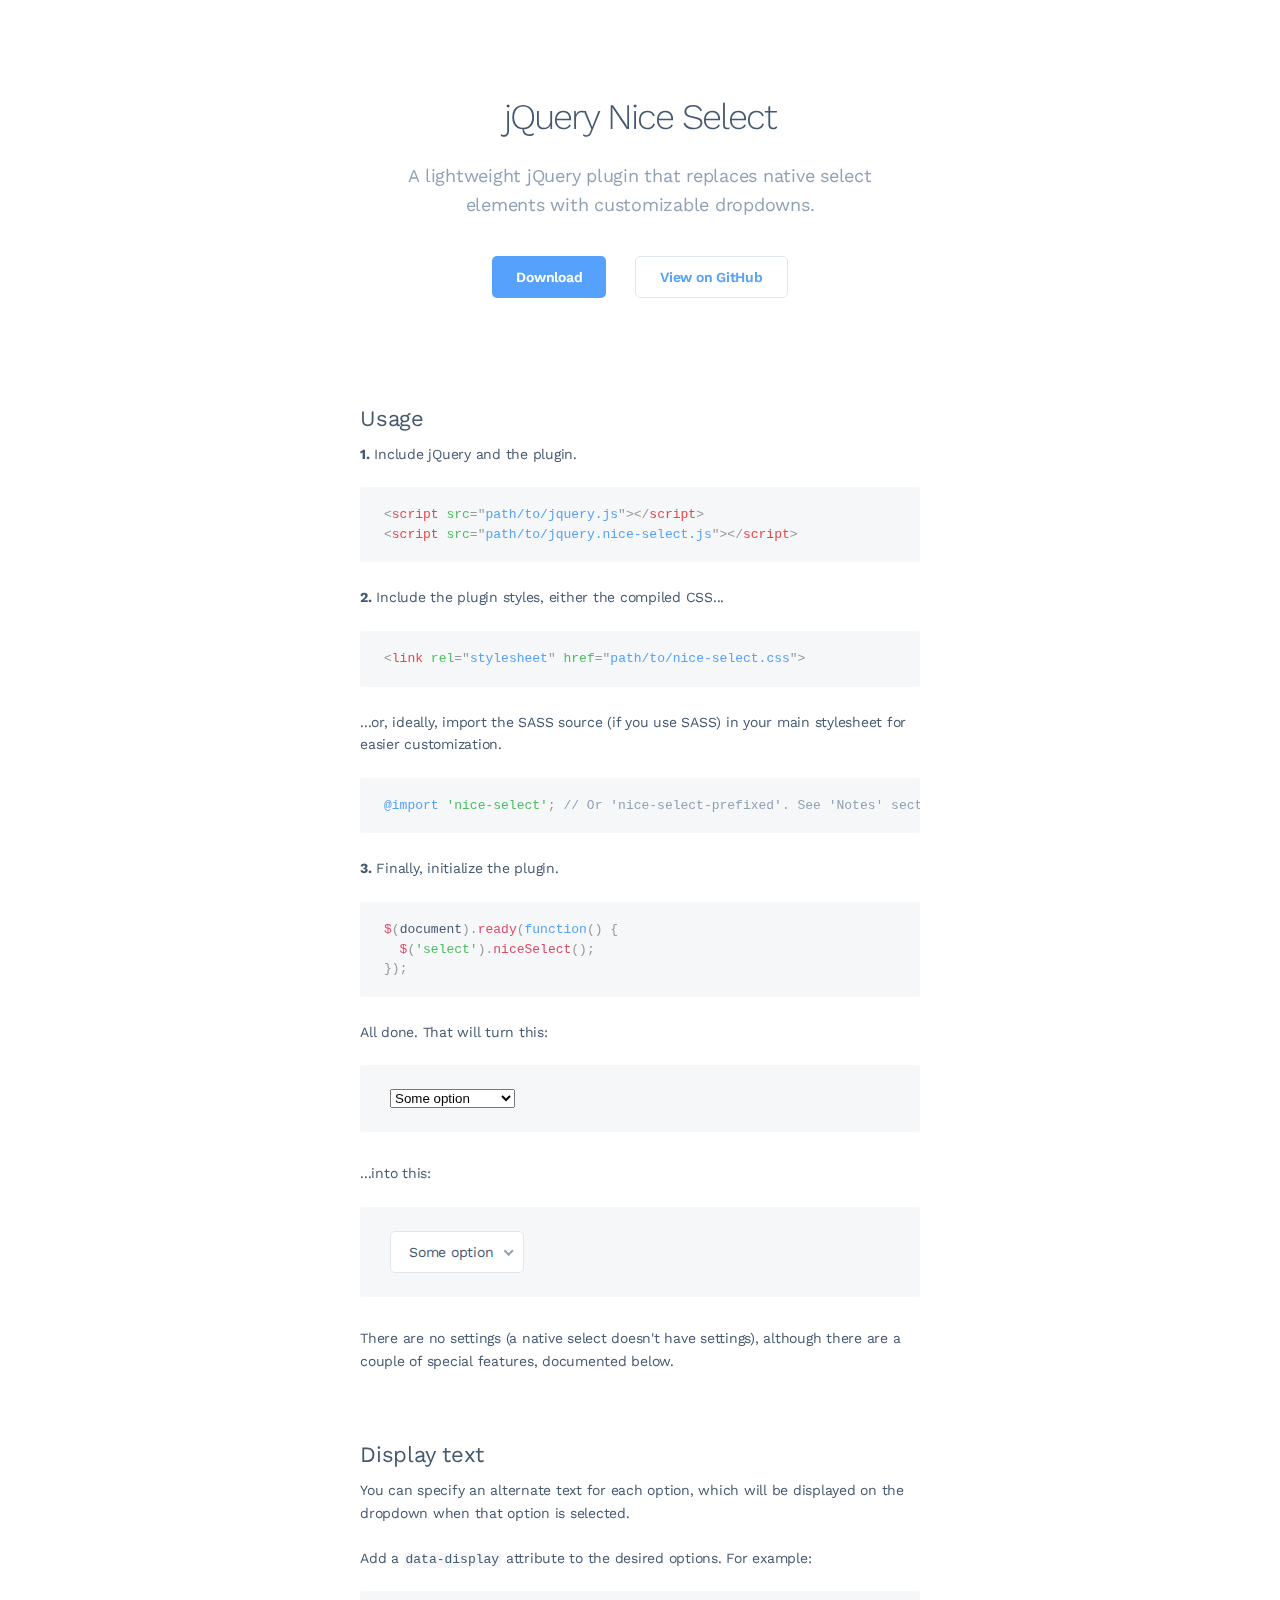
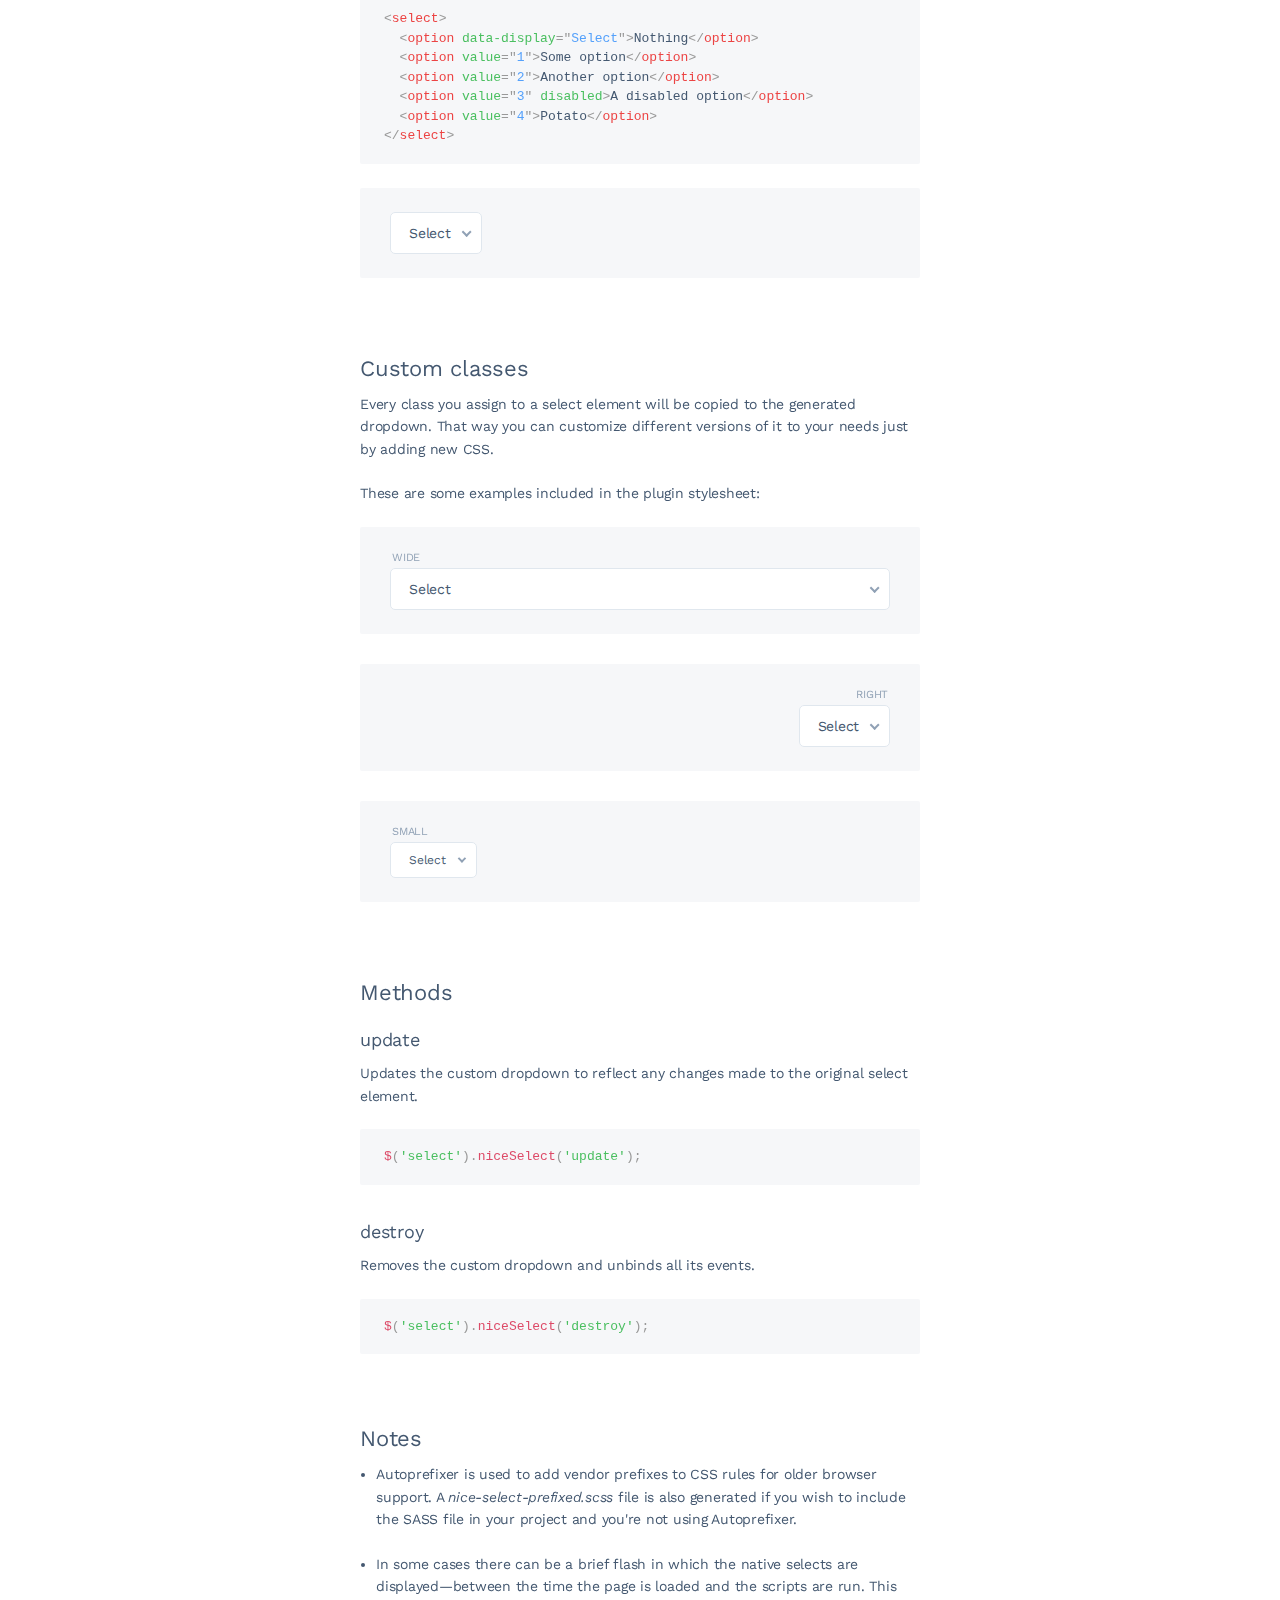
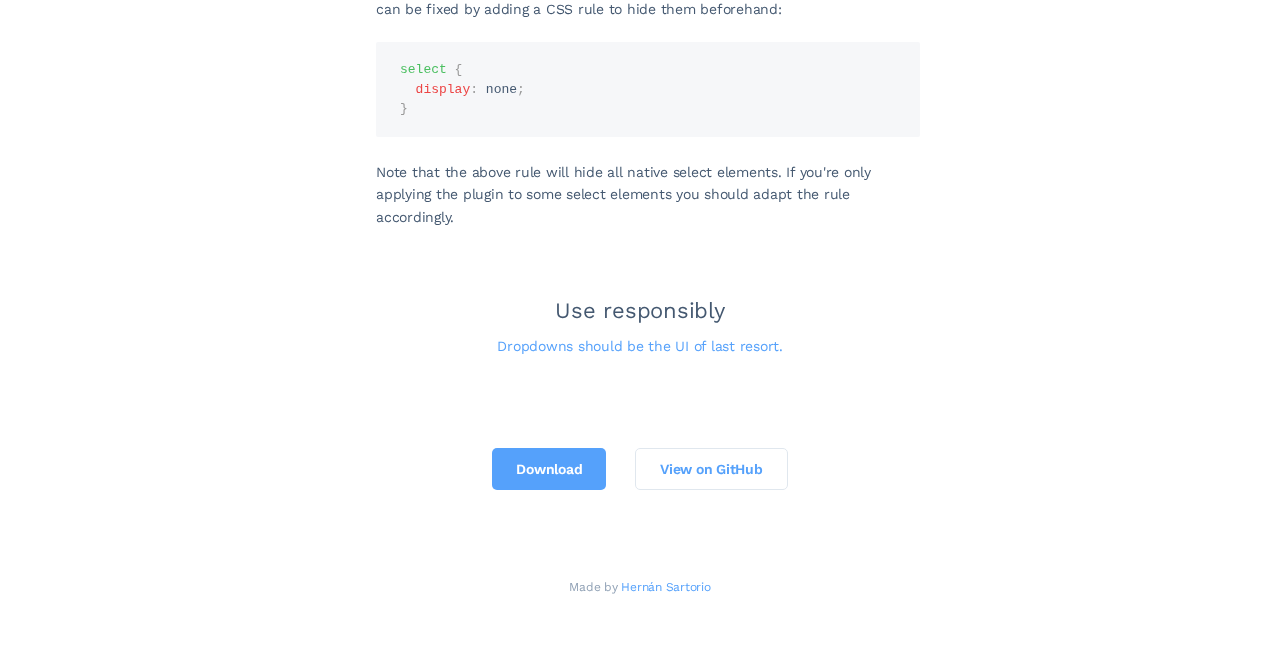
<file: Source/jquery-nice-select-1.1.0/index.html>
<!DOCTYPE html>
<html>
<head>

  <meta charset="utf-8">
  <meta name="viewport" content="width=device-width, initial-scale=1, user-scalable=no">

  <title>jQuery Nice Select</title>

  <link href='https://fonts.googleapis.com/css?family=Work+Sans:300,400,600&Inconsolata:400,700' rel='stylesheet' type='text/css'>
  
  <link rel="stylesheet" href="css/style.css">
  
</head>

<body>

  <div class="container">
  
    <div class="header">      
      <h1>jQuery Nice Select</h1>
      
      <p>A lightweight jQuery plugin that replaces native select elements with customizable dropdowns.</p>
      
      <a href="https://github.com/hernansartorio/jquery-nice-select/archive/v1.1.0.zip" class="button">Download</a>
      <a href="https://github.com/hernansartorio/jquery-nice-select" class="button light">View on GitHub</a>
    </div>

    <h2>Usage</h2>
    <p><strong>1.</strong> Include jQuery and the plugin.</p>
    
    <pre><code class="language-html">&lt;script src=&quot;path/to/jquery.js&quot;&gt;&lt;/script&gt; 
&lt;script src=&quot;path/to/jquery.nice-select.js&quot;&gt;&lt;/script&gt;</code></pre>
    
    <p><strong>2.</strong> Include the plugin styles, either the compiled CSS...</p>
    
    <pre><code class="language-html">&lt;link rel=&quot;stylesheet&quot; href=&quot;path/to/nice-select.css&quot;&gt;</code></pre>

    <p>...or, ideally, import the SASS source (if you use SASS) in your main stylesheet for easier customization.</p>
    
    <pre><code class="language-scss">@import 'nice-select'; // Or 'nice-select-prefixed'. See 'Notes' section.</code></pre>
    
    <p><strong>3.</strong> Finally, initialize the plugin.</p>
    
    <pre><code class="language-js">$(document).ready(function() {
  $('select').niceSelect();
});</code></pre>
    
    <p>All done. That will turn this:</p>
    
    <div class="box">
      <select class="ignore">
        <option value="1">Some option</option>
        <option value="2">Another option</option>
        <option value="3" disabled>A disabled option</option>
        <option value="4">Potato</option>
      </select>
    </div>
    
    <p>...into this:</p>
    
    <div class="box">
      <select>
        <option value="1">Some option</option>
        <option value="2">Another option</option>
        <option value="3" disabled>A disabled option</option>
        <option value="4">Potato</option>
      </select>
    </div>
    
    <p>There are no settings (a native select doesn't have settings), although there are a couple of special features, documented below.</p>
    
    <h2>Display text</h2>
    <p>You can specify an alternate text for each option, which will be displayed on the dropdown when that option is selected.</p>
    
    <p>Add a <code class="language-html">data-display</code> attribute to the desired options. For example:</p>
    
    <pre><code class="language-html">&lt;select&gt;
  &lt;option data-display=&quot;Select&quot;&gt;Nothing&lt;/option&gt;
  &lt;option value=&quot;1&quot;&gt;Some option&lt;/option&gt;
  &lt;option value=&quot;2&quot;&gt;Another option&lt;/option&gt;
  &lt;option value=&quot;3&quot; disabled&gt;A disabled option&lt;/option&gt;
  &lt;option value=&quot;4&quot;&gt;Potato&lt;/option&gt;
&lt;/select&gt;</code></pre>
    
    <div class="box">
      <select>
        <option data-display="Select">Nothing</option>
        <option value="1">Some option</option>
        <option value="2">Another option</option>
        <option value="3" disabled>A disabled option</option>
        <option value="4">Potato</option>
      </select>
    </div>

    <h2>Custom classes</h2>
    
    <p>Every class you assign to a select element will be copied to the generated dropdown. That way you can customize different versions of it to your needs just by adding new CSS.</p>
    
    <p>These are some examples included in the plugin stylesheet:</p>
    
    <div class="box">
      <label>Wide</label>
      <select class="wide">
        <option data-display="Select">Nothing</option>
        <option value="1">Some option</option>
        <option value="2">Another option</option>
        <option value="3" disabled>A disabled option</option>
        <option value="4">Potato</option>
      </select>
    </div>
    
    <div class="box">
      <label class="right">Right</label>
      <select class="right">
        <option data-display="Select">Nothing</option>
        <option value="1">Some option</option>
        <option value="2">Another option</option>
        <option value="3" disabled>A disabled option</option>
        <option value="4">Potato</option>
      </select>
    </div>
    
    <div class="box">
      <label>Small</label>
      <select class="small">
        <option data-display="Select">Nothing</option>
        <option value="1">Some option</option>
        <option value="2">Another option</option>
        <option value="3" disabled>A disabled option</option>
        <option value="4">Potato</option>
      </select>
    </div>
    
    <h2>Methods</h2>
    
    <h3>update</h3>
    
    <p>Updates the custom dropdown to reflect any changes made to the original select element.</p>
    
    <pre><code class="language-js">$('select').niceSelect('update');</code></pre>
    
    <h3>destroy</h3>
    
    <p>Removes the custom dropdown and unbinds all its events.</p>
    
    <pre><code class="language-js">$('select').niceSelect('destroy');</code></pre>
    
    <h2>Notes</h2>  
    
    <ul>
      <li>
        <p>Autoprefixer is used to add vendor prefixes to CSS rules for older browser support. A <i>nice-select-prefixed.scss</i> file is also generated if you wish to include the SASS file in your project and you're not using Autoprefixer.</p>
      </li>
      <li>
        <p>In some cases there can be a brief flash in which the native selects are displayed—between the time the page is loaded and the scripts are run. This can be fixed by adding a CSS rule to hide them beforehand:</p>
            
        <pre><code class="language-scss">select {
  display: none;
}</code></pre>

        <p>Note that the above rule will hide all native select elements. If you're only applying the plugin to some select elements you should adapt the rule accordingly.</p>
      </li>
    </ul>

    <div class="footer">
      <h2>Use responsibly</h2>
      
      <p><a href="http://www.lukew.com/ff/entry.asp?1950">Dropdowns should be the UI of last resort.</a></p>
      
      <a href="https://github.com/hernansartorio/jquery-nice-select/archive/v1.1.0.zip" class="button">Download</a>
      <a href="https://github.com/hernansartorio/jquery-nice-select" class="button light">View on GitHub</a>
      
      <div class="credit">
        Made by <a href="http://hernansartorio.com?r=ns">Hernán Sartorio</a>
      </div>
    </div>
    
    
  </div>
  
  <script src="js/jquery.js"></script>
  <script src="js/jquery.nice-select.min.js"></script>
  <script src="js/fastclick.js"></script>
  <script src="js/prism.js"></script>
  
  <script>
    $(document).ready(function() {
      $('select:not(.ignore)').niceSelect();      
      FastClick.attach(document.body);
    });    
  </script>
  
  <script>
    (function(i,s,o,g,r,a,m){i['GoogleAnalyticsObject']=r;i[r]=i[r]||function(){
    (i[r].q=i[r].q||[]).push(arguments)},i[r].l=1*new Date();a=s.createElement(o),
    m=s.getElementsByTagName(o)[0];a.async=1;a.src=g;m.parentNode.insertBefore(a,m)
    })(window,document,'script','//www.google-analytics.com/analytics.js','ga');

    ga('create', 'UA-64633646-1', 'auto');
    ga('send', 'pageview');
  </script>
  
</body>
</html>
</file>
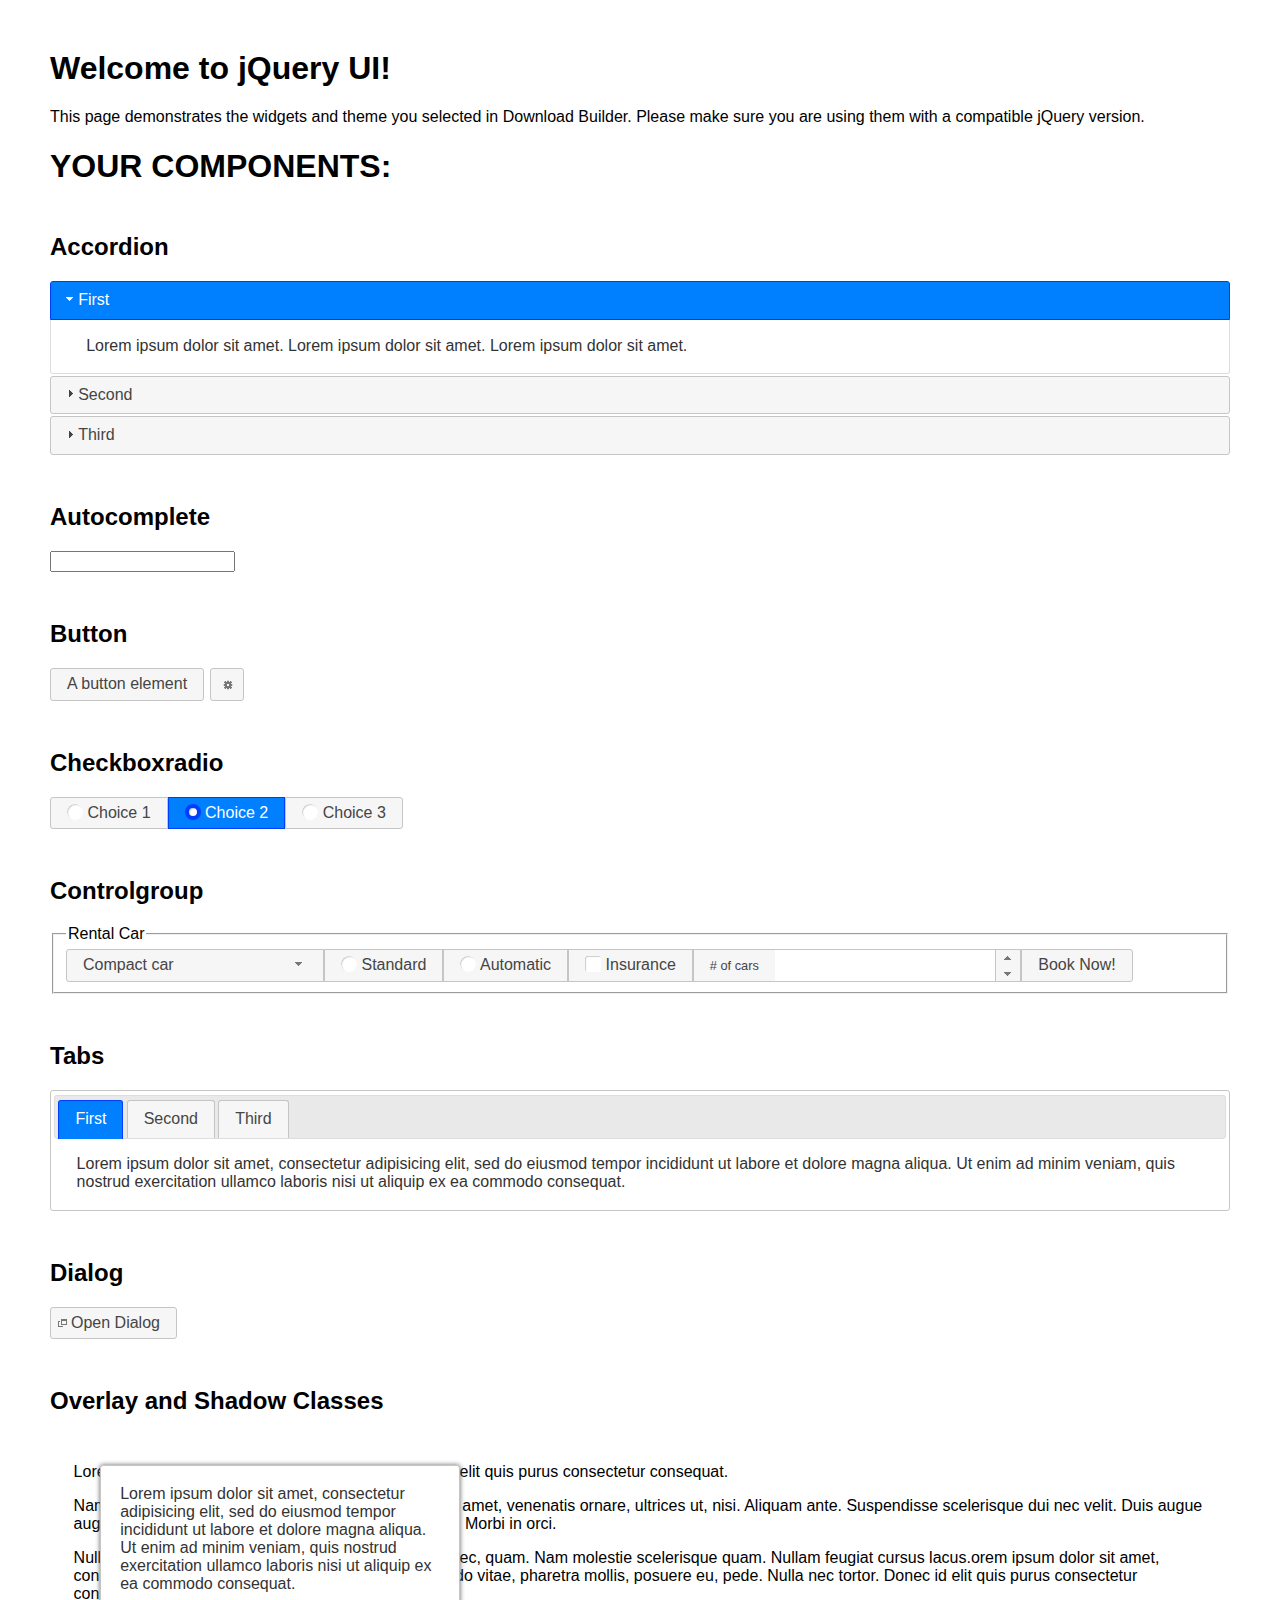
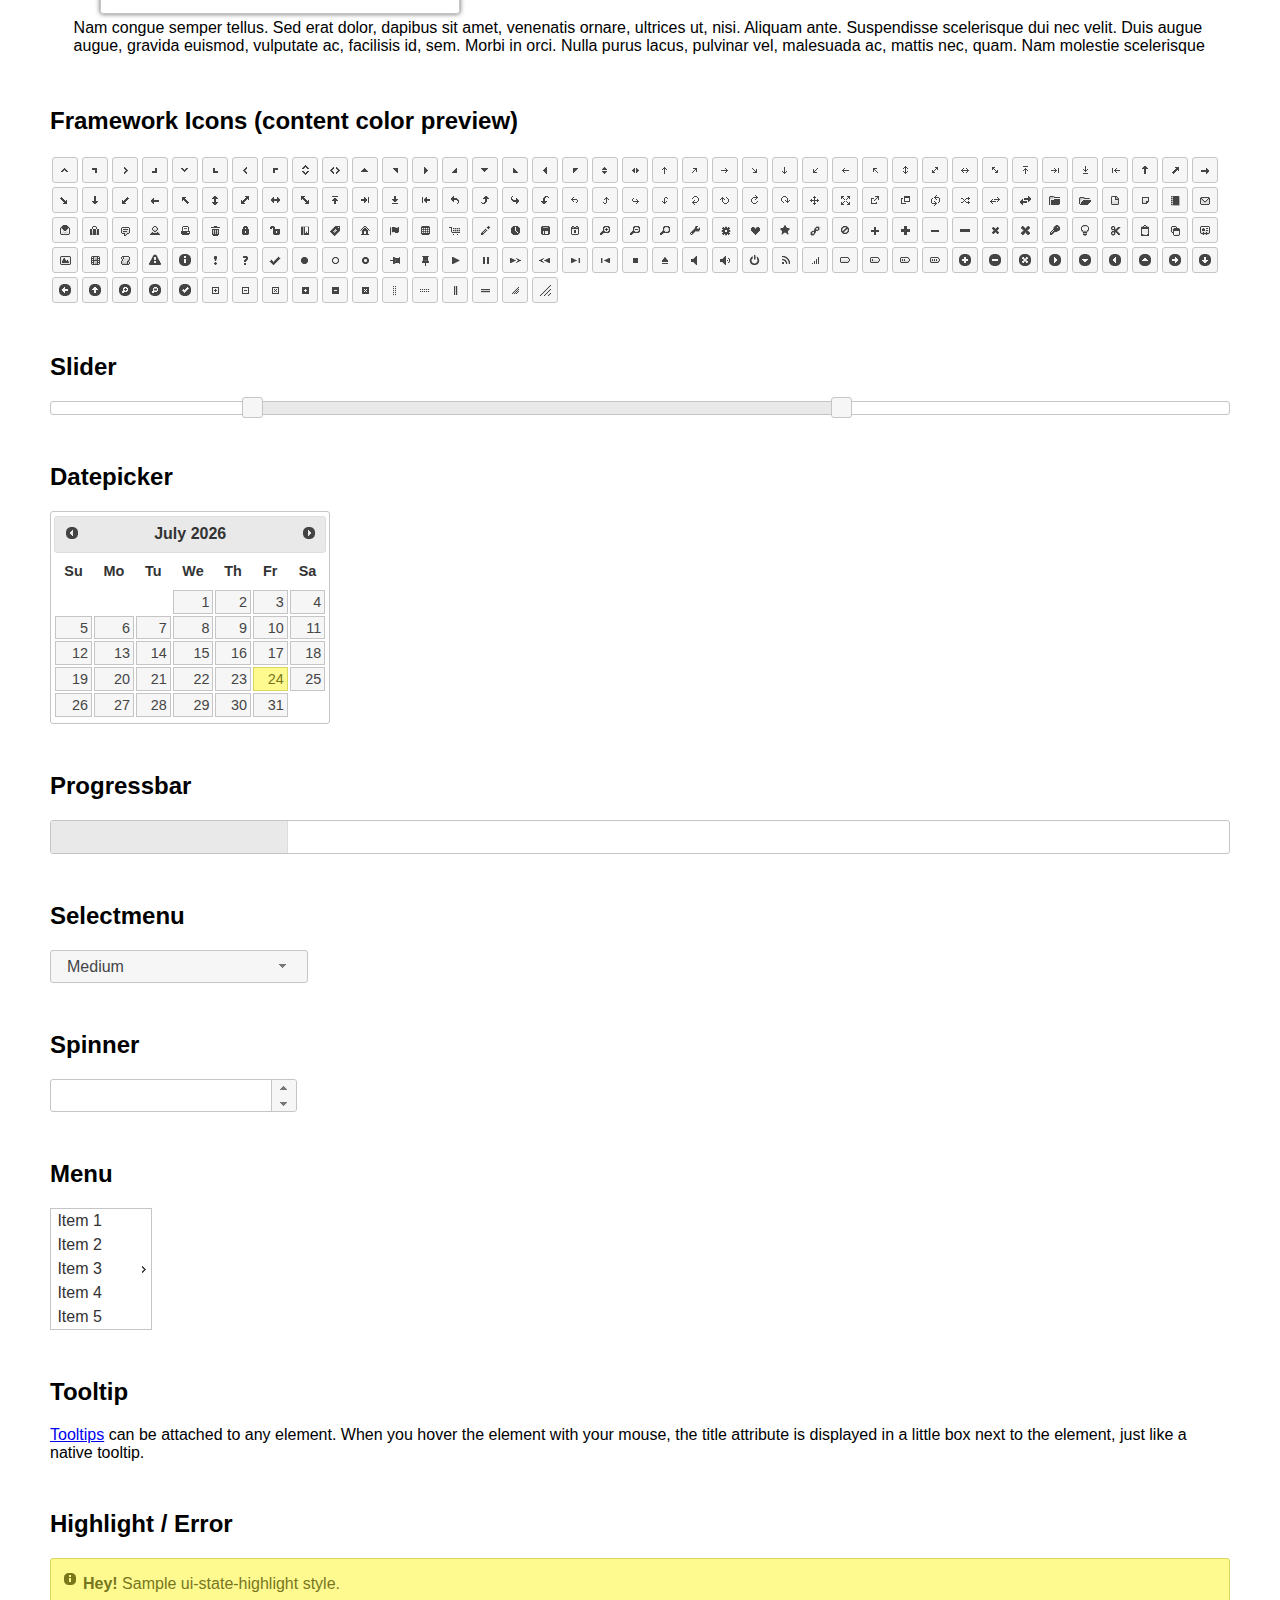
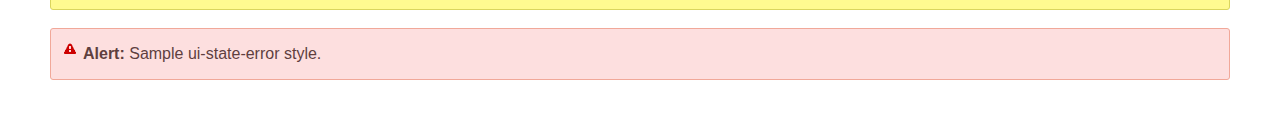
<file: Source/jquery-ui-1.12.1/index.html>
<!doctype html>
<html lang="us">
<head>
	<meta charset="utf-8">
	<title>jQuery UI Example Page</title>
	<link href="jquery-ui.css" rel="stylesheet">
	<style>
	body{
		font-family: "Trebuchet MS", sans-serif;
		margin: 50px;
	}
	.demoHeaders {
		margin-top: 2em;
	}
	#dialog-link {
		padding: .4em 1em .4em 20px;
		text-decoration: none;
		position: relative;
	}
	#dialog-link span.ui-icon {
		margin: 0 5px 0 0;
		position: absolute;
		left: .2em;
		top: 50%;
		margin-top: -8px;
	}
	#icons {
		margin: 0;
		padding: 0;
	}
	#icons li {
		margin: 2px;
		position: relative;
		padding: 4px 0;
		cursor: pointer;
		float: left;
		list-style: none;
	}
	#icons span.ui-icon {
		float: left;
		margin: 0 4px;
	}
	.fakewindowcontain .ui-widget-overlay {
		position: absolute;
	}
	select {
		width: 200px;
	}
	</style>
</head>
<body>

<h1>Welcome to jQuery UI!</h1>

<div class="ui-widget">
	<p>This page demonstrates the widgets and theme you selected in Download Builder. Please make sure you are using them with a compatible jQuery version.</p>
</div>

<h1>YOUR COMPONENTS:</h1>


<!-- Accordion -->
<h2 class="demoHeaders">Accordion</h2>
<div id="accordion">
	<h3>First</h3>
	<div>Lorem ipsum dolor sit amet. Lorem ipsum dolor sit amet. Lorem ipsum dolor sit amet.</div>
	<h3>Second</h3>
	<div>Phasellus mattis tincidunt nibh.</div>
	<h3>Third</h3>
	<div>Nam dui erat, auctor a, dignissim quis.</div>
</div>



<!-- Autocomplete -->
<h2 class="demoHeaders">Autocomplete</h2>
<div>
	<input id="autocomplete" title="type &quot;a&quot;">
</div>



<!-- Button -->
<h2 class="demoHeaders">Button</h2>
<button id="button">A button element</button>
<button id="button-icon">An icon-only button</button>



<!-- Checkboxradio -->
<h2 class="demoHeaders">Checkboxradio</h2>
<form style="margin-top: 1em;">
	<div id="radioset">
		<input type="radio" id="radio1" name="radio"><label for="radio1">Choice 1</label>
		<input type="radio" id="radio2" name="radio" checked="checked"><label for="radio2">Choice 2</label>
		<input type="radio" id="radio3" name="radio"><label for="radio3">Choice 3</label>
	</div>
</form>



<!-- Controlgroup -->
<h2 class="demoHeaders">Controlgroup</h2>
<fieldset>
	<legend>Rental Car</legend>
	<div id="controlgroup">
		<select id="car-type">
			<option>Compact car</option>
			<option>Midsize car</option>
			<option>Full size car</option>
			<option>SUV</option>
			<option>Luxury</option>
			<option>Truck</option>
			<option>Van</option>
		</select>
		<label for="transmission-standard">Standard</label>
		<input type="radio" name="transmission" id="transmission-standard">
		<label for="transmission-automatic">Automatic</label>
		<input type="radio" name="transmission" id="transmission-automatic">
		<label for="insurance">Insurance</label>
		<input type="checkbox" name="insurance" id="insurance">
		<label for="horizontal-spinner" class="ui-controlgroup-label"># of cars</label>
		<input id="horizontal-spinner" class="ui-spinner-input">
		<button>Book Now!</button>
	</div>
</fieldset>



<!-- Tabs -->
<h2 class="demoHeaders">Tabs</h2>
<div id="tabs">
	<ul>
		<li><a href="#tabs-1">First</a></li>
		<li><a href="#tabs-2">Second</a></li>
		<li><a href="#tabs-3">Third</a></li>
	</ul>
	<div id="tabs-1">Lorem ipsum dolor sit amet, consectetur adipisicing elit, sed do eiusmod tempor incididunt ut labore et dolore magna aliqua. Ut enim ad minim veniam, quis nostrud exercitation ullamco laboris nisi ut aliquip ex ea commodo consequat.</div>
	<div id="tabs-2">Phasellus mattis tincidunt nibh. Cras orci urna, blandit id, pretium vel, aliquet ornare, felis. Maecenas scelerisque sem non nisl. Fusce sed lorem in enim dictum bibendum.</div>
	<div id="tabs-3">Nam dui erat, auctor a, dignissim quis, sollicitudin eu, felis. Pellentesque nisi urna, interdum eget, sagittis et, consequat vestibulum, lacus. Mauris porttitor ullamcorper augue.</div>
</div>



<h2 class="demoHeaders">Dialog</h2>
<p>
	<button id="dialog-link" class="ui-button ui-corner-all ui-widget">
		<span class="ui-icon ui-icon-newwin"></span>Open Dialog
	</button>
</p>

<h2 class="demoHeaders">Overlay and Shadow Classes</h2>
<div style="position: relative; width: 96%; height: 200px; padding:1% 2%; overflow:hidden;" class="fakewindowcontain">
	<p>Lorem ipsum dolor sit amet,  Nulla nec tortor. Donec id elit quis purus consectetur consequat. </p><p>Nam congue semper tellus. Sed erat dolor, dapibus sit amet, venenatis ornare, ultrices ut, nisi. Aliquam ante. Suspendisse scelerisque dui nec velit. Duis augue augue, gravida euismod, vulputate ac, facilisis id, sem. Morbi in orci. </p><p>Nulla purus lacus, pulvinar vel, malesuada ac, mattis nec, quam. Nam molestie scelerisque quam. Nullam feugiat cursus lacus.orem ipsum dolor sit amet, consectetur adipiscing elit. Donec libero risus, commodo vitae, pharetra mollis, posuere eu, pede. Nulla nec tortor. Donec id elit quis purus consectetur consequat. </p><p>Nam congue semper tellus. Sed erat dolor, dapibus sit amet, venenatis ornare, ultrices ut, nisi. Aliquam ante. Suspendisse scelerisque dui nec velit. Duis augue augue, gravida euismod, vulputate ac, facilisis id, sem. Morbi in orci. Nulla purus lacus, pulvinar vel, malesuada ac, mattis nec, quam. Nam molestie scelerisque quam. </p><p>Nullam feugiat cursus lacus.orem ipsum dolor sit amet, consectetur adipiscing elit. Donec libero risus, commodo vitae, pharetra mollis, posuere eu, pede. Nulla nec tortor. Donec id elit quis purus consectetur consequat. Nam congue semper tellus. Sed erat dolor, dapibus sit amet, venenatis ornare, ultrices ut, nisi. Aliquam ante. </p><p>Suspendisse scelerisque dui nec velit. Duis augue augue, gravida euismod, vulputate ac, facilisis id, sem. Morbi in orci. Nulla purus lacus, pulvinar vel, malesuada ac, mattis nec, quam. Nam molestie scelerisque quam. Nullam feugiat cursus lacus.orem ipsum dolor sit amet, consectetur adipiscing elit. Donec libero risus, commodo vitae, pharetra mollis, posuere eu, pede. Nulla nec tortor. Donec id elit quis purus consectetur consequat. Nam congue semper tellus. Sed erat dolor, dapibus sit amet, venenatis ornare, ultrices ut, nisi. </p>

	<!-- ui-dialog -->
	<div class="ui-widget-overlay ui-front"></div>
	<div style="position: absolute; width: 320px; left: 50px; top: 30px; padding: 1.2em" class="ui-widget ui-front ui-widget-content ui-corner-all ui-widget-shadow">
		Lorem ipsum dolor sit amet, consectetur adipisicing elit, sed do eiusmod tempor incididunt ut labore et dolore magna aliqua. Ut enim ad minim veniam, quis nostrud exercitation ullamco laboris nisi ut aliquip ex ea commodo consequat.
	</div>

</div>

<!-- ui-dialog -->
<div id="dialog" title="Dialog Title">
	<p>Lorem ipsum dolor sit amet, consectetur adipisicing elit, sed do eiusmod tempor incididunt ut labore et dolore magna aliqua. Ut enim ad minim veniam, quis nostrud exercitation ullamco laboris nisi ut aliquip ex ea commodo consequat.</p>
</div>



<h2 class="demoHeaders">Framework Icons (content color preview)</h2>
<ul id="icons" class="ui-widget ui-helper-clearfix">
	<li class="ui-state-default ui-corner-all" title=".ui-icon-caret-1-n"><span class="ui-icon ui-icon-caret-1-n"></span></li>
	<li class="ui-state-default ui-corner-all" title=".ui-icon-caret-1-ne"><span class="ui-icon ui-icon-caret-1-ne"></span></li>
	<li class="ui-state-default ui-corner-all" title=".ui-icon-caret-1-e"><span class="ui-icon ui-icon-caret-1-e"></span></li>
	<li class="ui-state-default ui-corner-all" title=".ui-icon-caret-1-se"><span class="ui-icon ui-icon-caret-1-se"></span></li>
	<li class="ui-state-default ui-corner-all" title=".ui-icon-caret-1-s"><span class="ui-icon ui-icon-caret-1-s"></span></li>
	<li class="ui-state-default ui-corner-all" title=".ui-icon-caret-1-sw"><span class="ui-icon ui-icon-caret-1-sw"></span></li>
	<li class="ui-state-default ui-corner-all" title=".ui-icon-caret-1-w"><span class="ui-icon ui-icon-caret-1-w"></span></li>
	<li class="ui-state-default ui-corner-all" title=".ui-icon-caret-1-nw"><span class="ui-icon ui-icon-caret-1-nw"></span></li>
	<li class="ui-state-default ui-corner-all" title=".ui-icon-caret-2-n-s"><span class="ui-icon ui-icon-caret-2-n-s"></span></li>
	<li class="ui-state-default ui-corner-all" title=".ui-icon-caret-2-e-w"><span class="ui-icon ui-icon-caret-2-e-w"></span></li>
	<li class="ui-state-default ui-corner-all" title=".ui-icon-triangle-1-n"><span class="ui-icon ui-icon-triangle-1-n"></span></li>
	<li class="ui-state-default ui-corner-all" title=".ui-icon-triangle-1-ne"><span class="ui-icon ui-icon-triangle-1-ne"></span></li>
	<li class="ui-state-default ui-corner-all" title=".ui-icon-triangle-1-e"><span class="ui-icon ui-icon-triangle-1-e"></span></li>
	<li class="ui-state-default ui-corner-all" title=".ui-icon-triangle-1-se"><span class="ui-icon ui-icon-triangle-1-se"></span></li>
	<li class="ui-state-default ui-corner-all" title=".ui-icon-triangle-1-s"><span class="ui-icon ui-icon-triangle-1-s"></span></li>
	<li class="ui-state-default ui-corner-all" title=".ui-icon-triangle-1-sw"><span class="ui-icon ui-icon-triangle-1-sw"></span></li>
	<li class="ui-state-default ui-corner-all" title=".ui-icon-triangle-1-w"><span class="ui-icon ui-icon-triangle-1-w"></span></li>
	<li class="ui-state-default ui-corner-all" title=".ui-icon-triangle-1-nw"><span class="ui-icon ui-icon-triangle-1-nw"></span></li>
	<li class="ui-state-default ui-corner-all" title=".ui-icon-triangle-2-n-s"><span class="ui-icon ui-icon-triangle-2-n-s"></span></li>
	<li class="ui-state-default ui-corner-all" title=".ui-icon-triangle-2-e-w"><span class="ui-icon ui-icon-triangle-2-e-w"></span></li>
	<li class="ui-state-default ui-corner-all" title=".ui-icon-arrow-1-n"><span class="ui-icon ui-icon-arrow-1-n"></span></li>
	<li class="ui-state-default ui-corner-all" title=".ui-icon-arrow-1-ne"><span class="ui-icon ui-icon-arrow-1-ne"></span></li>
	<li class="ui-state-default ui-corner-all" title=".ui-icon-arrow-1-e"><span class="ui-icon ui-icon-arrow-1-e"></span></li>
	<li class="ui-state-default ui-corner-all" title=".ui-icon-arrow-1-se"><span class="ui-icon ui-icon-arrow-1-se"></span></li>
	<li class="ui-state-default ui-corner-all" title=".ui-icon-arrow-1-s"><span class="ui-icon ui-icon-arrow-1-s"></span></li>
	<li class="ui-state-default ui-corner-all" title=".ui-icon-arrow-1-sw"><span class="ui-icon ui-icon-arrow-1-sw"></span></li>
	<li class="ui-state-default ui-corner-all" title=".ui-icon-arrow-1-w"><span class="ui-icon ui-icon-arrow-1-w"></span></li>
	<li class="ui-state-default ui-corner-all" title=".ui-icon-arrow-1-nw"><span class="ui-icon ui-icon-arrow-1-nw"></span></li>
	<li class="ui-state-default ui-corner-all" title=".ui-icon-arrow-2-n-s"><span class="ui-icon ui-icon-arrow-2-n-s"></span></li>
	<li class="ui-state-default ui-corner-all" title=".ui-icon-arrow-2-ne-sw"><span class="ui-icon ui-icon-arrow-2-ne-sw"></span></li>
	<li class="ui-state-default ui-corner-all" title=".ui-icon-arrow-2-e-w"><span class="ui-icon ui-icon-arrow-2-e-w"></span></li>
	<li class="ui-state-default ui-corner-all" title=".ui-icon-arrow-2-se-nw"><span class="ui-icon ui-icon-arrow-2-se-nw"></span></li>
	<li class="ui-state-default ui-corner-all" title=".ui-icon-arrowstop-1-n"><span class="ui-icon ui-icon-arrowstop-1-n"></span></li>
	<li class="ui-state-default ui-corner-all" title=".ui-icon-arrowstop-1-e"><span class="ui-icon ui-icon-arrowstop-1-e"></span></li>
	<li class="ui-state-default ui-corner-all" title=".ui-icon-arrowstop-1-s"><span class="ui-icon ui-icon-arrowstop-1-s"></span></li>
	<li class="ui-state-default ui-corner-all" title=".ui-icon-arrowstop-1-w"><span class="ui-icon ui-icon-arrowstop-1-w"></span></li>
	<li class="ui-state-default ui-corner-all" title=".ui-icon-arrowthick-1-n"><span class="ui-icon ui-icon-arrowthick-1-n"></span></li>
	<li class="ui-state-default ui-corner-all" title=".ui-icon-arrowthick-1-ne"><span class="ui-icon ui-icon-arrowthick-1-ne"></span></li>
	<li class="ui-state-default ui-corner-all" title=".ui-icon-arrowthick-1-e"><span class="ui-icon ui-icon-arrowthick-1-e"></span></li>
	<li class="ui-state-default ui-corner-all" title=".ui-icon-arrowthick-1-se"><span class="ui-icon ui-icon-arrowthick-1-se"></span></li>
	<li class="ui-state-default ui-corner-all" title=".ui-icon-arrowthick-1-s"><span class="ui-icon ui-icon-arrowthick-1-s"></span></li>
	<li class="ui-state-default ui-corner-all" title=".ui-icon-arrowthick-1-sw"><span class="ui-icon ui-icon-arrowthick-1-sw"></span></li>
	<li class="ui-state-default ui-corner-all" title=".ui-icon-arrowthick-1-w"><span class="ui-icon ui-icon-arrowthick-1-w"></span></li>
	<li class="ui-state-default ui-corner-all" title=".ui-icon-arrowthick-1-nw"><span class="ui-icon ui-icon-arrowthick-1-nw"></span></li>
	<li class="ui-state-default ui-corner-all" title=".ui-icon-arrowthick-2-n-s"><span class="ui-icon ui-icon-arrowthick-2-n-s"></span></li>
	<li class="ui-state-default ui-corner-all" title=".ui-icon-arrowthick-2-ne-sw"><span class="ui-icon ui-icon-arrowthick-2-ne-sw"></span></li>
	<li class="ui-state-default ui-corner-all" title=".ui-icon-arrowthick-2-e-w"><span class="ui-icon ui-icon-arrowthick-2-e-w"></span></li>
	<li class="ui-state-default ui-corner-all" title=".ui-icon-arrowthick-2-se-nw"><span class="ui-icon ui-icon-arrowthick-2-se-nw"></span></li>
	<li class="ui-state-default ui-corner-all" title=".ui-icon-arrowthickstop-1-n"><span class="ui-icon ui-icon-arrowthickstop-1-n"></span></li>
	<li class="ui-state-default ui-corner-all" title=".ui-icon-arrowthickstop-1-e"><span class="ui-icon ui-icon-arrowthickstop-1-e"></span></li>
	<li class="ui-state-default ui-corner-all" title=".ui-icon-arrowthickstop-1-s"><span class="ui-icon ui-icon-arrowthickstop-1-s"></span></li>
	<li class="ui-state-default ui-corner-all" title=".ui-icon-arrowthickstop-1-w"><span class="ui-icon ui-icon-arrowthickstop-1-w"></span></li>
	<li class="ui-state-default ui-corner-all" title=".ui-icon-arrowreturnthick-1-w"><span class="ui-icon ui-icon-arrowreturnthick-1-w"></span></li>
	<li class="ui-state-default ui-corner-all" title=".ui-icon-arrowreturnthick-1-n"><span class="ui-icon ui-icon-arrowreturnthick-1-n"></span></li>
	<li class="ui-state-default ui-corner-all" title=".ui-icon-arrowreturnthick-1-e"><span class="ui-icon ui-icon-arrowreturnthick-1-e"></span></li>
	<li class="ui-state-default ui-corner-all" title=".ui-icon-arrowreturnthick-1-s"><span class="ui-icon ui-icon-arrowreturnthick-1-s"></span></li>
	<li class="ui-state-default ui-corner-all" title=".ui-icon-arrowreturn-1-w"><span class="ui-icon ui-icon-arrowreturn-1-w"></span></li>
	<li class="ui-state-default ui-corner-all" title=".ui-icon-arrowreturn-1-n"><span class="ui-icon ui-icon-arrowreturn-1-n"></span></li>
	<li class="ui-state-default ui-corner-all" title=".ui-icon-arrowreturn-1-e"><span class="ui-icon ui-icon-arrowreturn-1-e"></span></li>
	<li class="ui-state-default ui-corner-all" title=".ui-icon-arrowreturn-1-s"><span class="ui-icon ui-icon-arrowreturn-1-s"></span></li>
	<li class="ui-state-default ui-corner-all" title=".ui-icon-arrowrefresh-1-w"><span class="ui-icon ui-icon-arrowrefresh-1-w"></span></li>
	<li class="ui-state-default ui-corner-all" title=".ui-icon-arrowrefresh-1-n"><span class="ui-icon ui-icon-arrowrefresh-1-n"></span></li>
	<li class="ui-state-default ui-corner-all" title=".ui-icon-arrowrefresh-1-e"><span class="ui-icon ui-icon-arrowrefresh-1-e"></span></li>
	<li class="ui-state-default ui-corner-all" title=".ui-icon-arrowrefresh-1-s"><span class="ui-icon ui-icon-arrowrefresh-1-s"></span></li>
	<li class="ui-state-default ui-corner-all" title=".ui-icon-arrow-4"><span class="ui-icon ui-icon-arrow-4"></span></li>
	<li class="ui-state-default ui-corner-all" title=".ui-icon-arrow-4-diag"><span class="ui-icon ui-icon-arrow-4-diag"></span></li>
	<li class="ui-state-default ui-corner-all" title=".ui-icon-extlink"><span class="ui-icon ui-icon-extlink"></span></li>
	<li class="ui-state-default ui-corner-all" title=".ui-icon-newwin"><span class="ui-icon ui-icon-newwin"></span></li>
	<li class="ui-state-default ui-corner-all" title=".ui-icon-refresh"><span class="ui-icon ui-icon-refresh"></span></li>
	<li class="ui-state-default ui-corner-all" title=".ui-icon-shuffle"><span class="ui-icon ui-icon-shuffle"></span></li>
	<li class="ui-state-default ui-corner-all" title=".ui-icon-transfer-e-w"><span class="ui-icon ui-icon-transfer-e-w"></span></li>
	<li class="ui-state-default ui-corner-all" title=".ui-icon-transferthick-e-w"><span class="ui-icon ui-icon-transferthick-e-w"></span></li>
	<li class="ui-state-default ui-corner-all" title=".ui-icon-folder-collapsed"><span class="ui-icon ui-icon-folder-collapsed"></span></li>
	<li class="ui-state-default ui-corner-all" title=".ui-icon-folder-open"><span class="ui-icon ui-icon-folder-open"></span></li>
	<li class="ui-state-default ui-corner-all" title=".ui-icon-document"><span class="ui-icon ui-icon-document"></span></li>
	<li class="ui-state-default ui-corner-all" title=".ui-icon-document-b"><span class="ui-icon ui-icon-document-b"></span></li>
	<li class="ui-state-default ui-corner-all" title=".ui-icon-note"><span class="ui-icon ui-icon-note"></span></li>
	<li class="ui-state-default ui-corner-all" title=".ui-icon-mail-closed"><span class="ui-icon ui-icon-mail-closed"></span></li>
	<li class="ui-state-default ui-corner-all" title=".ui-icon-mail-open"><span class="ui-icon ui-icon-mail-open"></span></li>
	<li class="ui-state-default ui-corner-all" title=".ui-icon-suitcase"><span class="ui-icon ui-icon-suitcase"></span></li>
	<li class="ui-state-default ui-corner-all" title=".ui-icon-comment"><span class="ui-icon ui-icon-comment"></span></li>
	<li class="ui-state-default ui-corner-all" title=".ui-icon-person"><span class="ui-icon ui-icon-person"></span></li>
	<li class="ui-state-default ui-corner-all" title=".ui-icon-print"><span class="ui-icon ui-icon-print"></span></li>
	<li class="ui-state-default ui-corner-all" title=".ui-icon-trash"><span class="ui-icon ui-icon-trash"></span></li>
	<li class="ui-state-default ui-corner-all" title=".ui-icon-locked"><span class="ui-icon ui-icon-locked"></span></li>
	<li class="ui-state-default ui-corner-all" title=".ui-icon-unlocked"><span class="ui-icon ui-icon-unlocked"></span></li>
	<li class="ui-state-default ui-corner-all" title=".ui-icon-bookmark"><span class="ui-icon ui-icon-bookmark"></span></li>
	<li class="ui-state-default ui-corner-all" title=".ui-icon-tag"><span class="ui-icon ui-icon-tag"></span></li>
	<li class="ui-state-default ui-corner-all" title=".ui-icon-home"><span class="ui-icon ui-icon-home"></span></li>
	<li class="ui-state-default ui-corner-all" title=".ui-icon-flag"><span class="ui-icon ui-icon-flag"></span></li>
	<li class="ui-state-default ui-corner-all" title=".ui-icon-calculator"><span class="ui-icon ui-icon-calculator"></span></li>
	<li class="ui-state-default ui-corner-all" title=".ui-icon-cart"><span class="ui-icon ui-icon-cart"></span></li>
	<li class="ui-state-default ui-corner-all" title=".ui-icon-pencil"><span class="ui-icon ui-icon-pencil"></span></li>
	<li class="ui-state-default ui-corner-all" title=".ui-icon-clock"><span class="ui-icon ui-icon-clock"></span></li>
	<li class="ui-state-default ui-corner-all" title=".ui-icon-disk"><span class="ui-icon ui-icon-disk"></span></li>
	<li class="ui-state-default ui-corner-all" title=".ui-icon-calendar"><span class="ui-icon ui-icon-calendar"></span></li>
	<li class="ui-state-default ui-corner-all" title=".ui-icon-zoomin"><span class="ui-icon ui-icon-zoomin"></span></li>
	<li class="ui-state-default ui-corner-all" title=".ui-icon-zoomout"><span class="ui-icon ui-icon-zoomout"></span></li>
	<li class="ui-state-default ui-corner-all" title=".ui-icon-search"><span class="ui-icon ui-icon-search"></span></li>
	<li class="ui-state-default ui-corner-all" title=".ui-icon-wrench"><span class="ui-icon ui-icon-wrench"></span></li>
	<li class="ui-state-default ui-corner-all" title=".ui-icon-gear"><span class="ui-icon ui-icon-gear"></span></li>
	<li class="ui-state-default ui-corner-all" title=".ui-icon-heart"><span class="ui-icon ui-icon-heart"></span></li>
	<li class="ui-state-default ui-corner-all" title=".ui-icon-star"><span class="ui-icon ui-icon-star"></span></li>
	<li class="ui-state-default ui-corner-all" title=".ui-icon-link"><span class="ui-icon ui-icon-link"></span></li>
	<li class="ui-state-default ui-corner-all" title=".ui-icon-cancel"><span class="ui-icon ui-icon-cancel"></span></li>
	<li class="ui-state-default ui-corner-all" title=".ui-icon-plus"><span class="ui-icon ui-icon-plus"></span></li>
	<li class="ui-state-default ui-corner-all" title=".ui-icon-plusthick"><span class="ui-icon ui-icon-plusthick"></span></li>
	<li class="ui-state-default ui-corner-all" title=".ui-icon-minus"><span class="ui-icon ui-icon-minus"></span></li>
	<li class="ui-state-default ui-corner-all" title=".ui-icon-minusthick"><span class="ui-icon ui-icon-minusthick"></span></li>
	<li class="ui-state-default ui-corner-all" title=".ui-icon-close"><span class="ui-icon ui-icon-close"></span></li>
	<li class="ui-state-default ui-corner-all" title=".ui-icon-closethick"><span class="ui-icon ui-icon-closethick"></span></li>
	<li class="ui-state-default ui-corner-all" title=".ui-icon-key"><span class="ui-icon ui-icon-key"></span></li>
	<li class="ui-state-default ui-corner-all" title=".ui-icon-lightbulb"><span class="ui-icon ui-icon-lightbulb"></span></li>
	<li class="ui-state-default ui-corner-all" title=".ui-icon-scissors"><span class="ui-icon ui-icon-scissors"></span></li>
	<li class="ui-state-default ui-corner-all" title=".ui-icon-clipboard"><span class="ui-icon ui-icon-clipboard"></span></li>
	<li class="ui-state-default ui-corner-all" title=".ui-icon-copy"><span class="ui-icon ui-icon-copy"></span></li>
	<li class="ui-state-default ui-corner-all" title=".ui-icon-contact"><span class="ui-icon ui-icon-contact"></span></li>
	<li class="ui-state-default ui-corner-all" title=".ui-icon-image"><span class="ui-icon ui-icon-image"></span></li>
	<li class="ui-state-default ui-corner-all" title=".ui-icon-video"><span class="ui-icon ui-icon-video"></span></li>
	<li class="ui-state-default ui-corner-all" title=".ui-icon-script"><span class="ui-icon ui-icon-script"></span></li>
	<li class="ui-state-default ui-corner-all" title=".ui-icon-alert"><span class="ui-icon ui-icon-alert"></span></li>
	<li class="ui-state-default ui-corner-all" title=".ui-icon-info"><span class="ui-icon ui-icon-info"></span></li>
	<li class="ui-state-default ui-corner-all" title=".ui-icon-notice"><span class="ui-icon ui-icon-notice"></span></li>
	<li class="ui-state-default ui-corner-all" title=".ui-icon-help"><span class="ui-icon ui-icon-help"></span></li>
	<li class="ui-state-default ui-corner-all" title=".ui-icon-check"><span class="ui-icon ui-icon-check"></span></li>
	<li class="ui-state-default ui-corner-all" title=".ui-icon-bullet"><span class="ui-icon ui-icon-bullet"></span></li>
	<li class="ui-state-default ui-corner-all" title=".ui-icon-radio-off"><span class="ui-icon ui-icon-radio-off"></span></li>
	<li class="ui-state-default ui-corner-all" title=".ui-icon-radio-on"><span class="ui-icon ui-icon-radio-on"></span></li>
	<li class="ui-state-default ui-corner-all" title=".ui-icon-pin-w"><span class="ui-icon ui-icon-pin-w"></span></li>
	<li class="ui-state-default ui-corner-all" title=".ui-icon-pin-s"><span class="ui-icon ui-icon-pin-s"></span></li>
	<li class="ui-state-default ui-corner-all" title=".ui-icon-play"><span class="ui-icon ui-icon-play"></span></li>
	<li class="ui-state-default ui-corner-all" title=".ui-icon-pause"><span class="ui-icon ui-icon-pause"></span></li>
	<li class="ui-state-default ui-corner-all" title=".ui-icon-seek-next"><span class="ui-icon ui-icon-seek-next"></span></li>
	<li class="ui-state-default ui-corner-all" title=".ui-icon-seek-prev"><span class="ui-icon ui-icon-seek-prev"></span></li>
	<li class="ui-state-default ui-corner-all" title=".ui-icon-seek-end"><span class="ui-icon ui-icon-seek-end"></span></li>
	<li class="ui-state-default ui-corner-all" title=".ui-icon-seek-first"><span class="ui-icon ui-icon-seek-first"></span></li>
	<li class="ui-state-default ui-corner-all" title=".ui-icon-stop"><span class="ui-icon ui-icon-stop"></span></li>
	<li class="ui-state-default ui-corner-all" title=".ui-icon-eject"><span class="ui-icon ui-icon-eject"></span></li>
	<li class="ui-state-default ui-corner-all" title=".ui-icon-volume-off"><span class="ui-icon ui-icon-volume-off"></span></li>
	<li class="ui-state-default ui-corner-all" title=".ui-icon-volume-on"><span class="ui-icon ui-icon-volume-on"></span></li>
	<li class="ui-state-default ui-corner-all" title=".ui-icon-power"><span class="ui-icon ui-icon-power"></span></li>
	<li class="ui-state-default ui-corner-all" title=".ui-icon-signal-diag"><span class="ui-icon ui-icon-signal-diag"></span></li>
	<li class="ui-state-default ui-corner-all" title=".ui-icon-signal"><span class="ui-icon ui-icon-signal"></span></li>
	<li class="ui-state-default ui-corner-all" title=".ui-icon-battery-0"><span class="ui-icon ui-icon-battery-0"></span></li>
	<li class="ui-state-default ui-corner-all" title=".ui-icon-battery-1"><span class="ui-icon ui-icon-battery-1"></span></li>
	<li class="ui-state-default ui-corner-all" title=".ui-icon-battery-2"><span class="ui-icon ui-icon-battery-2"></span></li>
	<li class="ui-state-default ui-corner-all" title=".ui-icon-battery-3"><span class="ui-icon ui-icon-battery-3"></span></li>
	<li class="ui-state-default ui-corner-all" title=".ui-icon-circle-plus"><span class="ui-icon ui-icon-circle-plus"></span></li>
	<li class="ui-state-default ui-corner-all" title=".ui-icon-circle-minus"><span class="ui-icon ui-icon-circle-minus"></span></li>
	<li class="ui-state-default ui-corner-all" title=".ui-icon-circle-close"><span class="ui-icon ui-icon-circle-close"></span></li>
	<li class="ui-state-default ui-corner-all" title=".ui-icon-circle-triangle-e"><span class="ui-icon ui-icon-circle-triangle-e"></span></li>
	<li class="ui-state-default ui-corner-all" title=".ui-icon-circle-triangle-s"><span class="ui-icon ui-icon-circle-triangle-s"></span></li>
	<li class="ui-state-default ui-corner-all" title=".ui-icon-circle-triangle-w"><span class="ui-icon ui-icon-circle-triangle-w"></span></li>
	<li class="ui-state-default ui-corner-all" title=".ui-icon-circle-triangle-n"><span class="ui-icon ui-icon-circle-triangle-n"></span></li>
	<li class="ui-state-default ui-corner-all" title=".ui-icon-circle-arrow-e"><span class="ui-icon ui-icon-circle-arrow-e"></span></li>
	<li class="ui-state-default ui-corner-all" title=".ui-icon-circle-arrow-s"><span class="ui-icon ui-icon-circle-arrow-s"></span></li>
	<li class="ui-state-default ui-corner-all" title=".ui-icon-circle-arrow-w"><span class="ui-icon ui-icon-circle-arrow-w"></span></li>
	<li class="ui-state-default ui-corner-all" title=".ui-icon-circle-arrow-n"><span class="ui-icon ui-icon-circle-arrow-n"></span></li>
	<li class="ui-state-default ui-corner-all" title=".ui-icon-circle-zoomin"><span class="ui-icon ui-icon-circle-zoomin"></span></li>
	<li class="ui-state-default ui-corner-all" title=".ui-icon-circle-zoomout"><span class="ui-icon ui-icon-circle-zoomout"></span></li>
	<li class="ui-state-default ui-corner-all" title=".ui-icon-circle-check"><span class="ui-icon ui-icon-circle-check"></span></li>
	<li class="ui-state-default ui-corner-all" title=".ui-icon-circlesmall-plus"><span class="ui-icon ui-icon-circlesmall-plus"></span></li>
	<li class="ui-state-default ui-corner-all" title=".ui-icon-circlesmall-minus"><span class="ui-icon ui-icon-circlesmall-minus"></span></li>
	<li class="ui-state-default ui-corner-all" title=".ui-icon-circlesmall-close"><span class="ui-icon ui-icon-circlesmall-close"></span></li>
	<li class="ui-state-default ui-corner-all" title=".ui-icon-squaresmall-plus"><span class="ui-icon ui-icon-squaresmall-plus"></span></li>
	<li class="ui-state-default ui-corner-all" title=".ui-icon-squaresmall-minus"><span class="ui-icon ui-icon-squaresmall-minus"></span></li>
	<li class="ui-state-default ui-corner-all" title=".ui-icon-squaresmall-close"><span class="ui-icon ui-icon-squaresmall-close"></span></li>
	<li class="ui-state-default ui-corner-all" title=".ui-icon-grip-dotted-vertical"><span class="ui-icon ui-icon-grip-dotted-vertical"></span></li>
	<li class="ui-state-default ui-corner-all" title=".ui-icon-grip-dotted-horizontal"><span class="ui-icon ui-icon-grip-dotted-horizontal"></span></li>
	<li class="ui-state-default ui-corner-all" title=".ui-icon-grip-solid-vertical"><span class="ui-icon ui-icon-grip-solid-vertical"></span></li>
	<li class="ui-state-default ui-corner-all" title=".ui-icon-grip-solid-horizontal"><span class="ui-icon ui-icon-grip-solid-horizontal"></span></li>
	<li class="ui-state-default ui-corner-all" title=".ui-icon-gripsmall-diagonal-se"><span class="ui-icon ui-icon-gripsmall-diagonal-se"></span></li>
	<li class="ui-state-default ui-corner-all" title=".ui-icon-grip-diagonal-se"><span class="ui-icon ui-icon-grip-diagonal-se"></span></li>
</ul>


<!-- Slider -->
<h2 class="demoHeaders">Slider</h2>
<div id="slider"></div>



<!-- Datepicker -->
<h2 class="demoHeaders">Datepicker</h2>
<div id="datepicker"></div>



<!-- Progressbar -->
<h2 class="demoHeaders">Progressbar</h2>
<div id="progressbar"></div>



<!-- Progressbar -->
<h2 class="demoHeaders">Selectmenu</h2>
<select id="selectmenu">
	<option>Slower</option>
	<option>Slow</option>
	<option selected="selected">Medium</option>
	<option>Fast</option>
	<option>Faster</option>
</select>



<!-- Spinner -->
<h2 class="demoHeaders">Spinner</h2>
<input id="spinner">



<!-- Menu -->
<h2 class="demoHeaders">Menu</h2>
<ul style="width:100px;" id="menu">
	<li><div>Item 1</div></li>
	<li><div>Item 2</div></li>
	<li><div>Item 3</div>
		<ul>
			<li><div>Item 3-1</div></li>
			<li><div>Item 3-2</div></li>
			<li><div>Item 3-3</div></li>
			<li><div>Item 3-4</div></li>
			<li><div>Item 3-5</div></li>
		</ul>
	</li>
	<li><div>Item 4</div></li>
	<li><div>Item 5</div></li>
</ul>



<!-- Tooltip -->
<h2 class="demoHeaders">Tooltip</h2>
<p id="tooltip">
	<a href="#" title="That&apos;s what this widget is">Tooltips</a> can be attached to any element. When you hover
the element with your mouse, the title attribute is displayed in a little box next to the element, just like a native tooltip.
</p>


<!-- Highlight / Error -->
<h2 class="demoHeaders">Highlight / Error</h2>
<div class="ui-widget">
	<div class="ui-state-highlight ui-corner-all" style="margin-top: 20px; padding: 0 .7em;">
		<p><span class="ui-icon ui-icon-info" style="float: left; margin-right: .3em;"></span>
		<strong>Hey!</strong> Sample ui-state-highlight style.</p>
	</div>
</div>
<br>
<div class="ui-widget">
	<div class="ui-state-error ui-corner-all" style="padding: 0 .7em;">
		<p><span class="ui-icon ui-icon-alert" style="float: left; margin-right: .3em;"></span>
		<strong>Alert:</strong> Sample ui-state-error style.</p>
	</div>
</div>

<script src="external/jquery/jquery.js"></script>
<script src="jquery-ui.js"></script>
<script>

$( "#accordion" ).accordion();



var availableTags = [
	"ActionScript",
	"AppleScript",
	"Asp",
	"BASIC",
	"C",
	"C++",
	"Clojure",
	"COBOL",
	"ColdFusion",
	"Erlang",
	"Fortran",
	"Groovy",
	"Haskell",
	"Java",
	"JavaScript",
	"Lisp",
	"Perl",
	"PHP",
	"Python",
	"Ruby",
	"Scala",
	"Scheme"
];
$( "#autocomplete" ).autocomplete({
	source: availableTags
});



$( "#button" ).button();
$( "#button-icon" ).button({
	icon: "ui-icon-gear",
	showLabel: false
});



$( "#radioset" ).buttonset();



$( "#controlgroup" ).controlgroup();



$( "#tabs" ).tabs();



$( "#dialog" ).dialog({
	autoOpen: false,
	width: 400,
	buttons: [
		{
			text: "Ok",
			click: function() {
				$( this ).dialog( "close" );
			}
		},
		{
			text: "Cancel",
			click: function() {
				$( this ).dialog( "close" );
			}
		}
	]
});

// Link to open the dialog
$( "#dialog-link" ).click(function( event ) {
	$( "#dialog" ).dialog( "open" );
	event.preventDefault();
});



$( "#datepicker" ).datepicker({
	inline: true
});



$( "#slider" ).slider({
	range: true,
	values: [ 17, 67 ]
});



$( "#progressbar" ).progressbar({
	value: 20
});



$( "#spinner" ).spinner();



$( "#menu" ).menu();



$( "#tooltip" ).tooltip();



$( "#selectmenu" ).selectmenu();


// Hover states on the static widgets
$( "#dialog-link, #icons li" ).hover(
	function() {
		$( this ).addClass( "ui-state-hover" );
	},
	function() {
		$( this ).removeClass( "ui-state-hover" );
	}
);
</script>
</body>
</html>
</file>
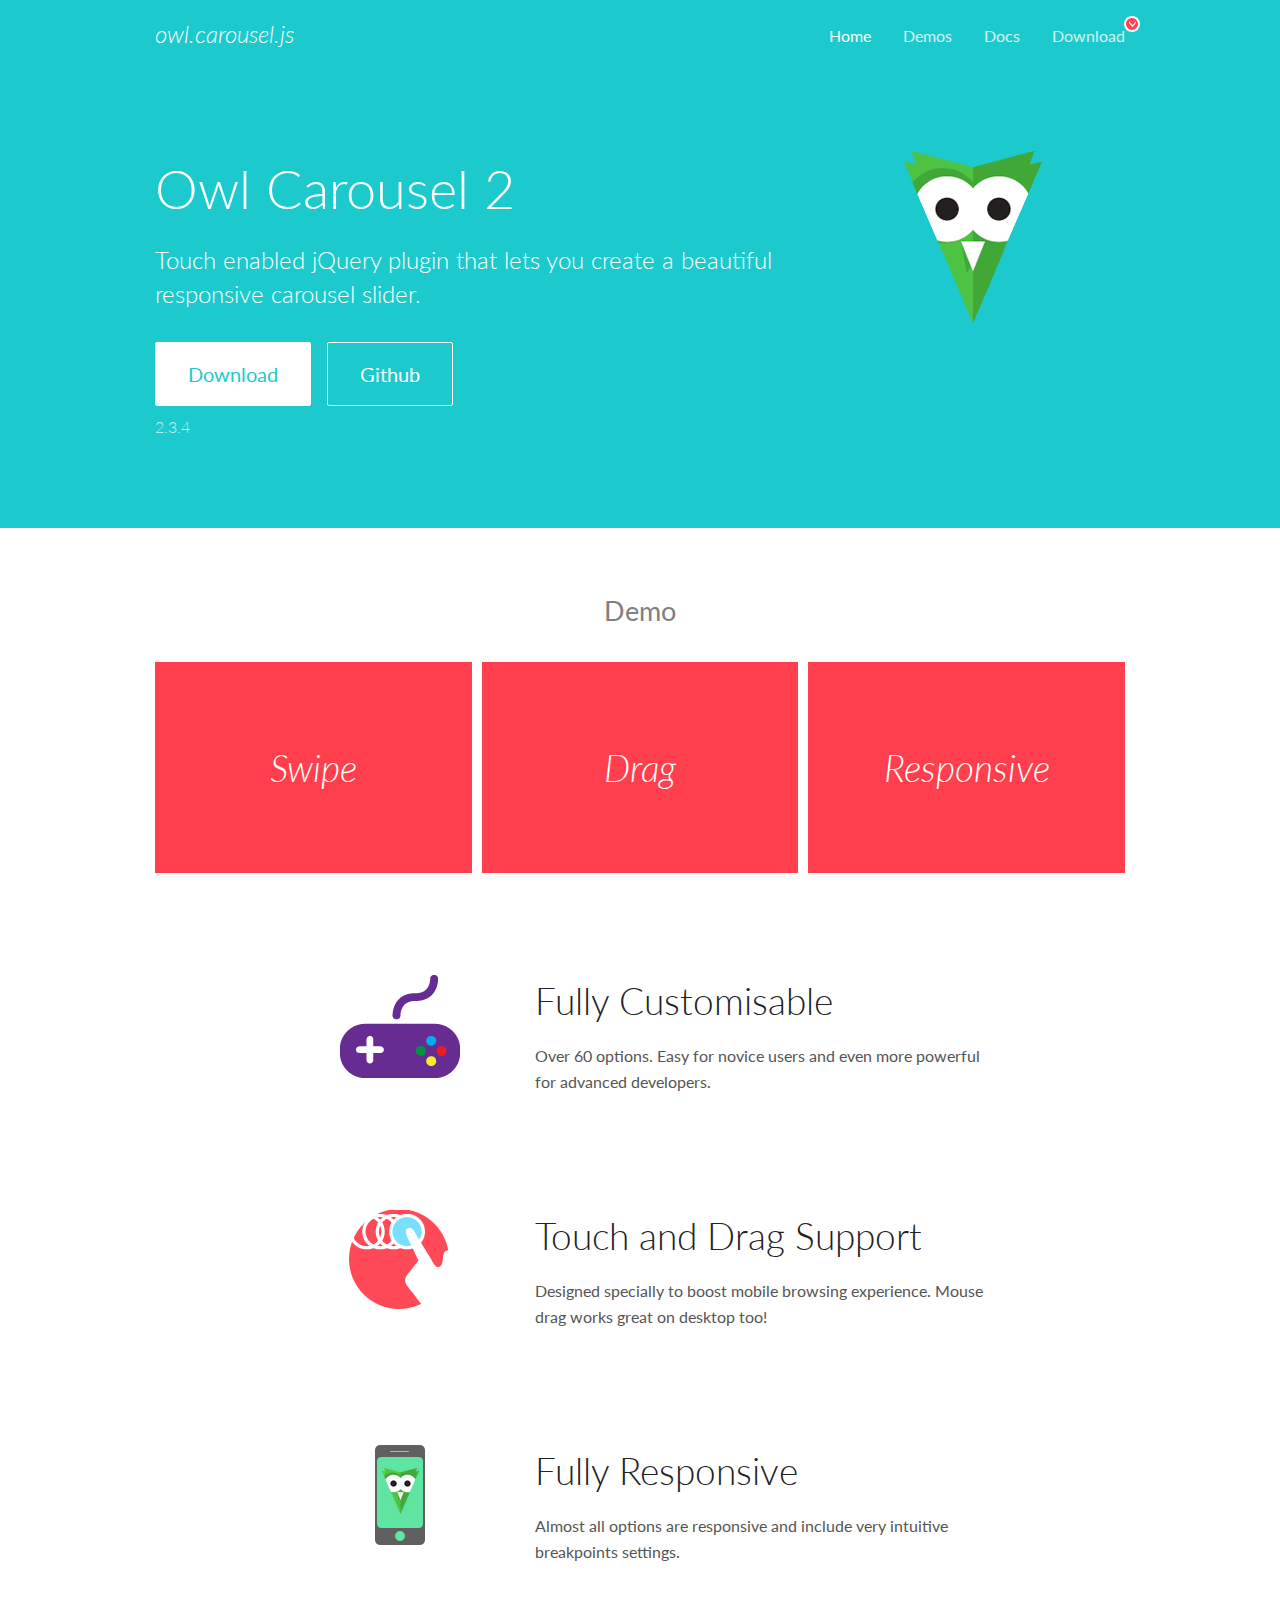
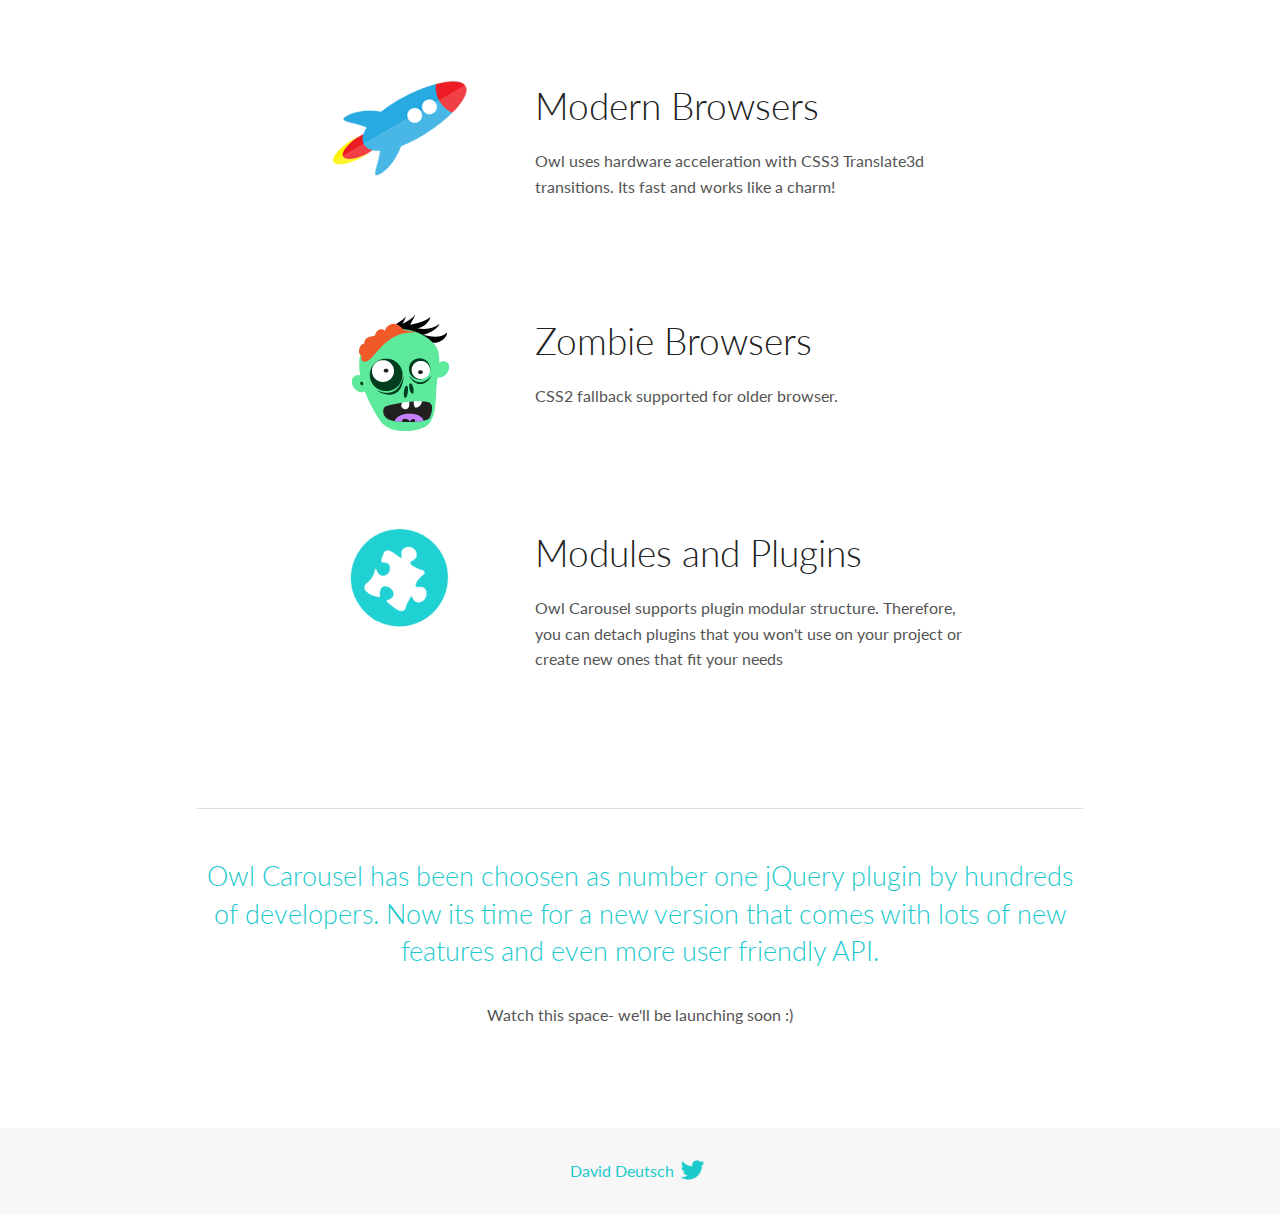
<file: Source/OwlCarousel2-2.3.4/docs/index.html>
<!DOCTYPE html>
<html lang="en">
  <head>

    <!-- head -->
    <meta charset="utf-8">
    <meta name="msapplication-tap-highlight" content="no" />
    <meta name="viewport" content="width=device-width, initial-scale=1.0" />
    <meta name="description" content="Touch enabled jQuery plugin that lets you create beautiful responsive carousel slider.">
    <meta name="author" content="David Deutsch">
    <title>
      Home | Owl Carousel | 2.3.4
    </title>

    <!-- Stylesheets -->
    <link href='https://fonts.googleapis.com/css?family=Lato:300,400,700,400italic,300italic' rel='stylesheet' type='text/css'>
    <link rel="stylesheet" href="assets/css/docs.theme.min.css">

    <!-- Owl Stylesheets -->
    <link rel="stylesheet" href="assets/owlcarousel/assets/owl.carousel.min.css">
    <link rel="stylesheet" href="assets/owlcarousel/assets/owl.theme.default.min.css">

    <!-- HTML5 shim and Respond.js IE8 support of HTML5 elements and media queries -->

    <!--[if lt IE 9]>
      <script src="https://oss.maxcdn.com/libs/html5shiv/3.7.0/html5shiv.js"></script>
      <script src="https://oss.maxcdn.com/libs/respond.js/1.3.0/respond.min.js"></script>
    <![endif]-->

    <!-- Favicons -->
    <link rel="apple-touch-icon-precomposed" sizes="144x144" href="assets/ico/apple-touch-icon-144-precomposed.png">
    <link rel="shortcut icon" href="assets/ico/favicon.png">
    <link rel="shortcut icon" href="favicon.ico">

    <!-- Yeah i know js should not be in header. Its required for demos.-->

    <!-- javascript -->
    <script src="assets/vendors/jquery.min.js"></script>
    <script src="assets/owlcarousel/owl.carousel.js"></script>
  </head>
  <body>

    <!-- header -->
    <header class="header">
      <div class="row">
        <div class="large-12 columns">
          <div class="brand left">
            <h3>
              <a href="/OwlCarousel2/">owl.carousel.js</a> 
            </h3>
          </div>
          <a id="toggle-nav" class="right">
            <span></span> <span></span> <span></span> 
          </a> 
          <div class="nav-bar">
            <ul class="clearfix">
              <li class="active">
                <a href="/OwlCarousel2/index.html">Home</a> 
              </li>
              <li> <a href="/OwlCarousel2/demos/demos.html">Demos</a>  </li>
              <li> <a href="/OwlCarousel2/docs/started-welcome.html">Docs</a>  </li>
              <li>
                <a href="https://github.com/OwlCarousel2/OwlCarousel2/archive/2.3.4.zip">Download</a> 
                <span class="download"></span> 
              </li>
            </ul>
          </div>
        </div>
      </div>
    </header>

    <!-- home panel -->
    <section id="hero">
      <div class="row">
        <div class="large-8 medium-8 columns">
          <h1>Owl Carousel 2</h1>
          <h4>Touch enabled jQuery plugin that lets you create a beautiful responsive carousel slider.</h4>
          <a href="https://github.com/OwlCarousel2/OwlCarousel2/archive/2.3.4.zip" class="hero-button">Download</a> 
          <a href="https://github.com/OwlCarousel2/OwlCarousel2" class="hero-button outline">Github</a> 
          <p>2.3.4</p>
        </div>
        <div class="large-4 medium-4 columns">
          <img class="owl-logo" src="assets/img/owl-logo.png" alt="mr. Owl">
        </div>
      </div>
    </section>

    <!-- body -->
    <div class="home-demo">
      <div class="row">
        <div class="large-12 columns">
          <h3>Demo</h3>
          <div class="owl-carousel">
            <div class="item">
              <h2>Swipe</h2>
            </div>
            <div class="item">
              <h2>Drag</h2>
            </div>
            <div class="item">
              <h2>Responsive</h2>
            </div>
            <div class="item">
              <h2>CSS3</h2>
            </div>
            <div class="item">
              <h2>Fast</h2>
            </div>
            <div class="item">
              <h2>Easy</h2>
            </div>
            <div class="item">
              <h2>Free</h2>
            </div>
            <div class="item">
              <h2>Upgradable</h2>
            </div>
            <div class="item">
              <h2>Tons of options</h2>
            </div>
            <div class="item">
              <h2>Infinity</h2>
            </div>
            <div class="item">
              <h2>Auto Width</h2>
            </div>
          </div>
        </div>
      </div>
    </div>
    <script>
      var owl = $('.owl-carousel');
      owl.owlCarousel({
        margin: 10,
        loop: true,
        responsive: {
          0: {
            items: 1
          },
          600: {
            items: 2
          },
          1000: {
            items: 3
          }
        }
      })
    </script>

    <!-- features -->
    <div id="features">
      <div class="row">
        <div class="small-12 medium-9 small-centered columns">
          <section class="row feature">
            <div class="medium-4 small-12 columns">
              <img src="assets/img/feature-options.png" alt="">
            </div>
            <div class="medium-8 small-12 columns">
              <h2>Fully Customisable</h2>
              <p>Over 60 options. Easy for novice users and even more powerful for advanced developers.</p>
            </div>
          </section>
          <section class="row feature">
            <div class="medium-4 small-12 columns">
              <img src="assets/img/feature-drag.png" alt="">
            </div>
            <div class="medium-8 small-12 columns">
              <h2>Touch and Drag Support</h2>
              <p>Designed specially to boost mobile browsing experience. Mouse drag works great on desktop too!</p>
            </div>
          </section>
          <section class="row feature">
            <div class="medium-4 small-12 columns">
              <img src="assets/img/feature-responsive.png" alt="">
            </div>
            <div class="medium-8 small-12 columns">
              <h2>Fully Responsive</h2>
              <p>Almost all options are responsive and include very intuitive breakpoints settings.</p>
            </div>
          </section>
          <section class="row feature">
            <div class="medium-4 small-12 columns">
              <img src="assets/img/feature-modern.png" alt="">
            </div>
            <div class="medium-8 small-12 columns">
              <h2>Modern Browsers</h2>
              <p>Owl uses hardware acceleration with CSS3 Translate3d transitions. Its fast and works like a charm! </p>
            </div>
          </section>
          <section class="row feature">
            <div class="medium-4 small-12 columns">
              <img src="assets/img/feature-zombie.png" alt="">
            </div>
            <div class="medium-8 small-12 columns">
              <h2>Zombie Browsers</h2>
              <p>CSS2 fallback supported for older browser.</p>
            </div>
          </section>
          <section class="row feature">
            <div class="medium-4 small-12 columns">
              <img src="assets/img/feature-module.png" alt="">
            </div>
            <div class="medium-8 small-12 columns">
              <h2>Modules and Plugins</h2>
              <p>Owl Carousel supports plugin modular structure. Therefore, you can detach plugins that you won&#x27;t use on your project or create new ones that fit your needs</p>
            </div>
          </section>
        </div>
      </div>
    </div>

    <!-- footer -->
    <section id="teaser-text">
      <div class="row">
        <div class="small-12 medium-11 small-centered columns">
          <hr>
          <h3 id="owl-carousel-has-been-choosen-as-number-one-jquery-plugin-by-hundreds-of-developers-now-its-time-for-a-new-version-that-comes-with-lots-of-new-features-and-even-more-user-friendly-api-">Owl Carousel has been choosen as number one jQuery plugin by hundreds of developers. Now its time for a new version that comes with lots of new features and even more user friendly API.</h3>
          <p>Watch this space- we&#39;ll be launching soon :)</p>
        </div>
      </div>
    </section>

    <!-- footer -->
    <footer class="footer">
      <div class="row">
        <div class="large-12 columns">
          <h5>
            <a href="/OwlCarousel2/docs/support-contact.html">David Deutsch</a> 
            <a id="custom-tweet-button" href="https://twitter.com/share?url=https://github.com/OwlCarousel2/OwlCarousel2&text=Owl Carousel - This is so awesome! " target="_blank"></a> 
          </h5>
        </div>
      </div>
    </footer>

    <!-- vendors -->
    <script src="assets/vendors/highlight.js"></script>
    <script src="assets/js/app.js"></script>
  </body>
</html>
</file>
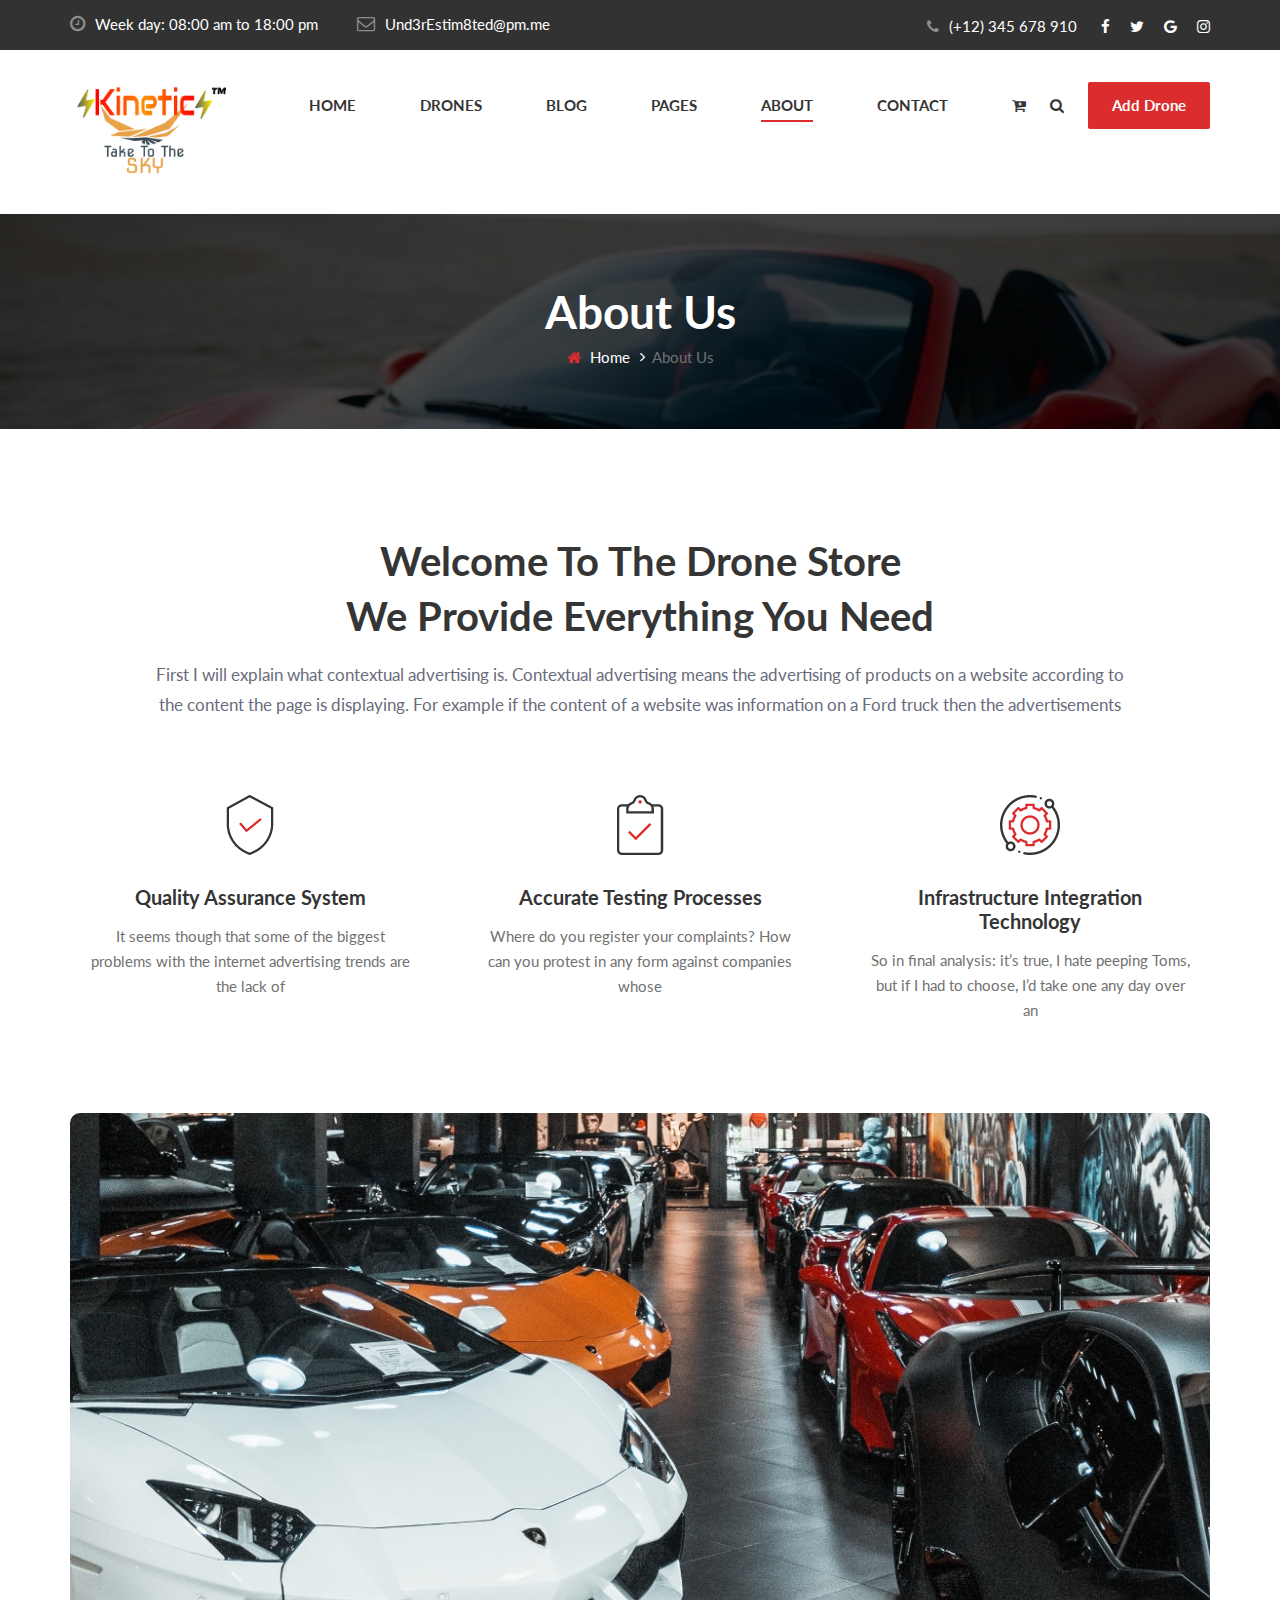
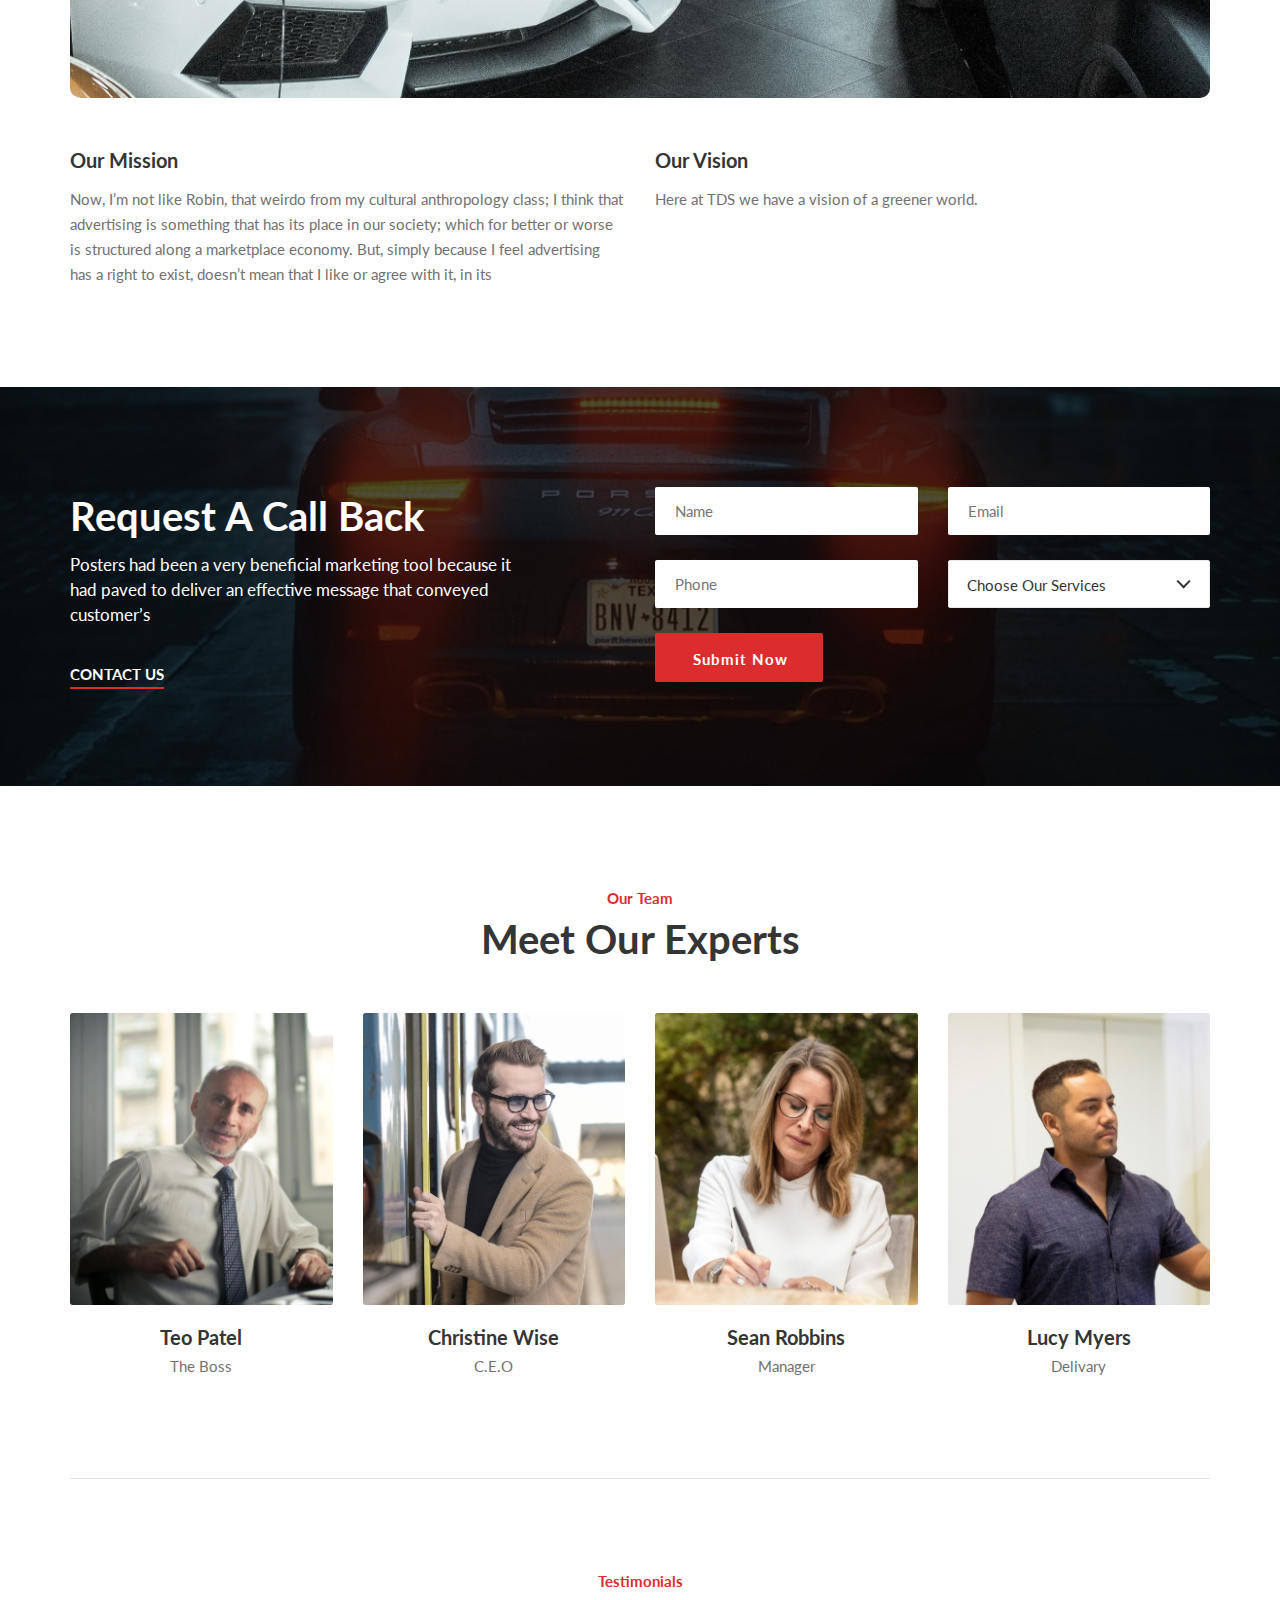
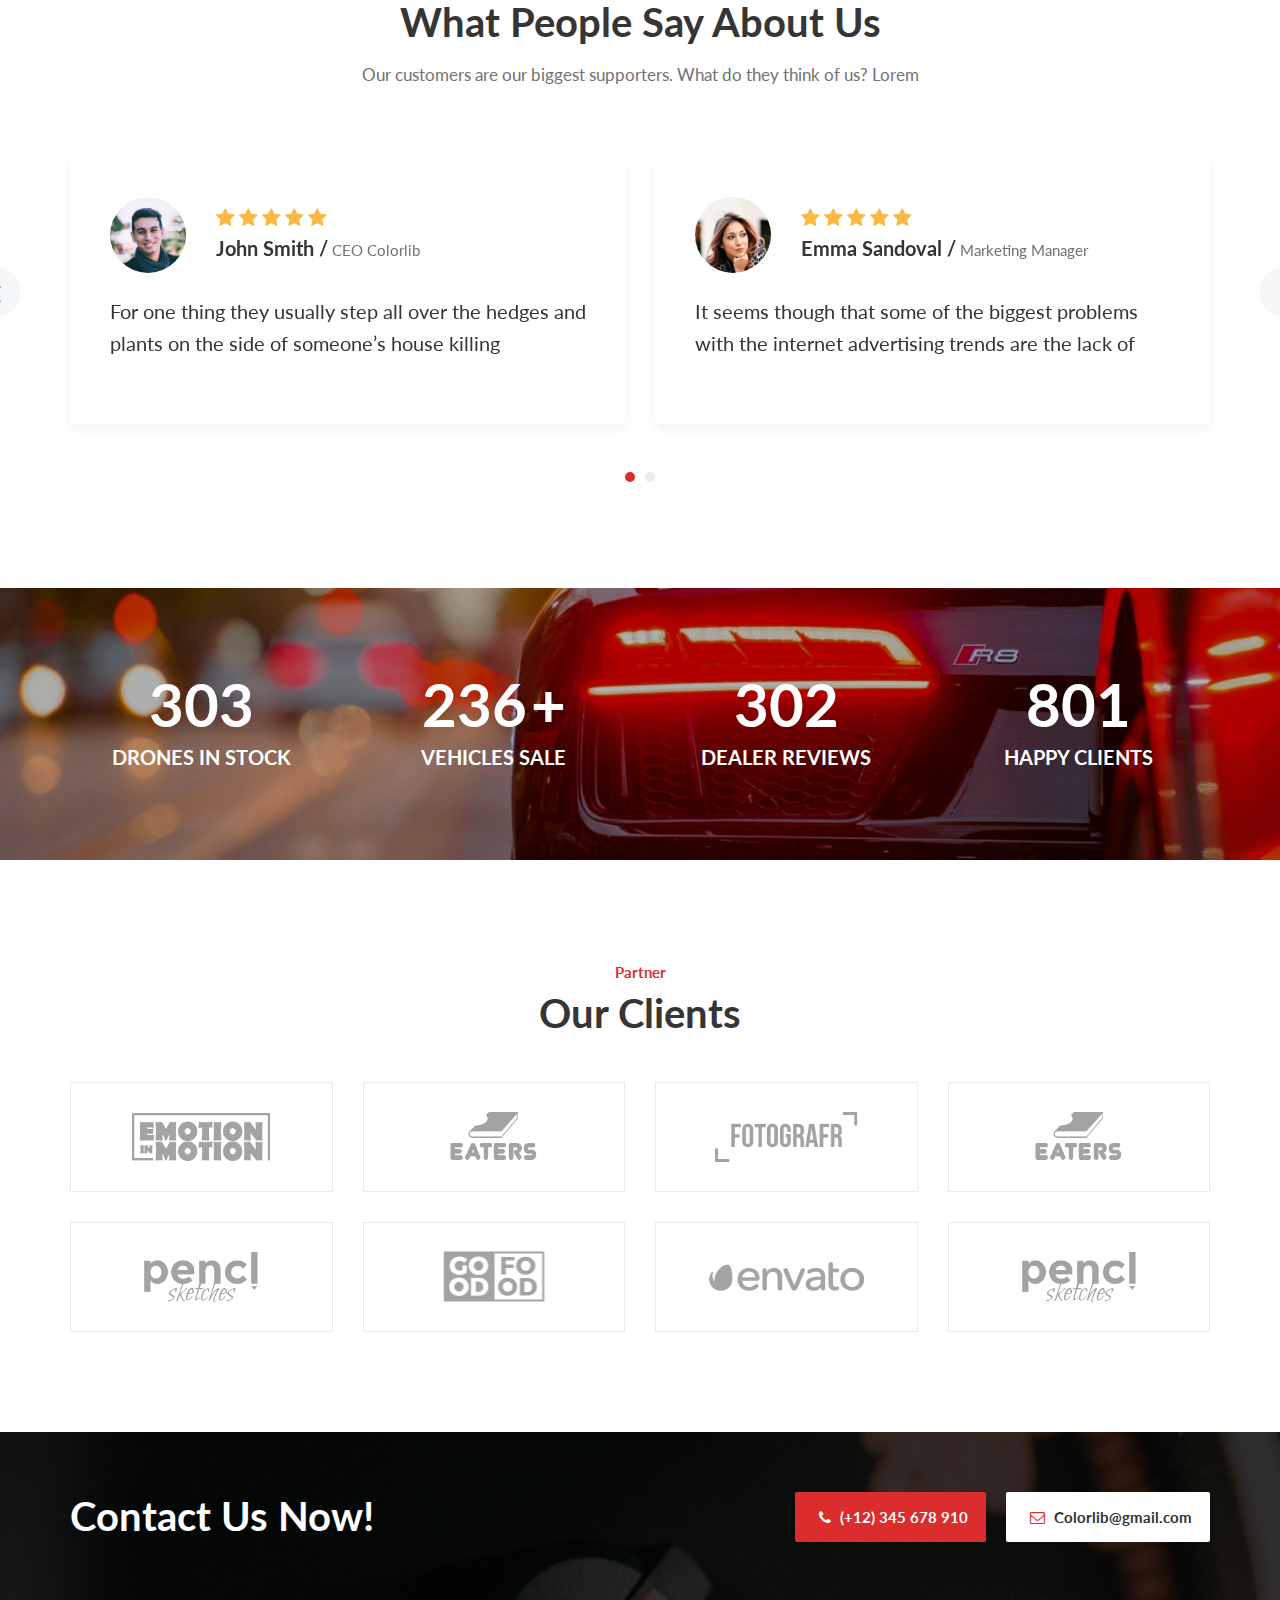
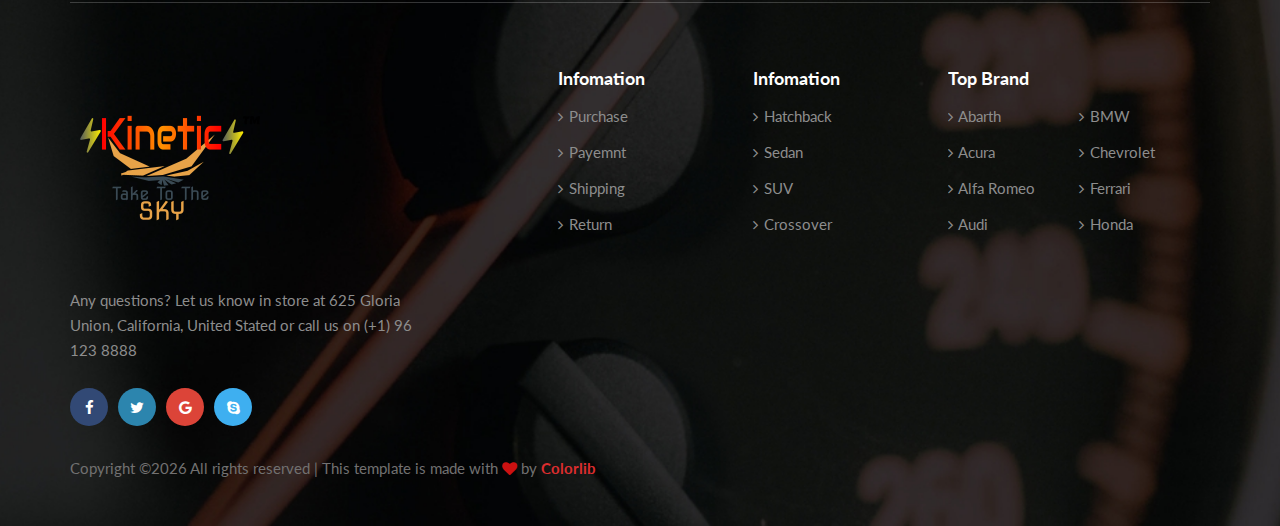
<file: about.html>
<!DOCTYPE html>
<html lang="en">

<head>
    <meta charset="UTF-8">
    <meta name="description" content="About">
    <meta name="keywords" content="HVAC, unica, creative, html">
    <meta name="viewport" content="width=device-width, initial-scale=1.0">
    <meta http-equiv="X-UA-Compatible" content="ie=edge">
    <title>About</title>

    <!-- Google Font -->
    <link href="https://fonts.googleapis.com/css2?family=Lato:wght@300;400;700;900&display=swap" rel="stylesheet">

    <!-- Css Styles -->
    <link rel="stylesheet" href="css/bootstrap.min.css" type="text/css">
    <link rel="stylesheet" href="css/font-awesome.min.css" type="text/css">
    <link rel="stylesheet" href="css/elegant-icons.css" type="text/css">
    <link rel="stylesheet" href="css/nice-select.css" type="text/css">
    <link rel="stylesheet" href="css/magnific-popup.css" type="text/css">
    <link rel="stylesheet" href="css/jquery-ui.min.css" type="text/css">
    <link rel="stylesheet" href="css/owl.carousel.min.css" type="text/css">
    <link rel="stylesheet" href="css/slicknav.min.css" type="text/css">
    <link rel="stylesheet" href="css/style.css" type="text/css">
</head>

<body>
    <!-- Page Preloder -->
    <div id="preloder">
        <div class="loader"></div>
    </div>

    <!-- Offcanvas Menu Begin -->
    <div class="offcanvas-menu-overlay"></div>
    <div class="offcanvas-menu-wrapper">
        <div class="offcanvas__widget">
            <a href="#"><i class="fa fa-cart-plus"></i></a>
            <a href="#" class="search-switch"><i class="fa fa-search"></i></a>
            <a href="#" class="primary-btn">Add Drone</a>
        </div>
        <div class="offcanvas__logo">
            <a href="./index.html"><img src="img/logo.png" alt=""></a>
        </div>
        <div id="mobile-menu-wrap"></div>
        <ul class="offcanvas__widget__add">
            <li><i class="fa fa-clock-o"></i> Week day: 08:00 am to 18:00 pm</li>
            <li><i class="fa fa-envelope-o"></i> Und3rEstim8ted@pm.me</li>
        </ul>
        <div class="offcanvas__phone__num">
            <i class="fa fa-phone"></i>
            <span>(+12) 345 678 910</span>
        </div>
        <div class="offcanvas__social">
            <a href="#"><i class="fa fa-facebook"></i></a>
            <a href="#"><i class="fa fa-twitter"></i></a>
            <a href="#"><i class="fa fa-google"></i></a>
            <a href="#"><i class="fa fa-instagram"></i></a>
        </div>
    </div>
    <!-- Offcanvas Menu End -->

    <!-- Header Section Begin -->
    <header class="header">
        <div class="header__top">
            <div class="container">
                <div class="row">
                    <div class="col-lg-7">
                        <ul class="header__top__widget">
                            <li><i class="fa fa-clock-o"></i> Week day: 08:00 am to 18:00 pm</li>
                            <li><i class="fa fa-envelope-o"></i> Und3rEstim8ted@pm.me</li>
                        </ul>
                    </div>
                    <div class="col-lg-5">
                        <div class="header__top__right">
                            <div class="header__top__phone">
                                <i class="fa fa-phone"></i>
                                <span>(+12) 345 678 910</span>
                            </div>
                            <div class="header__top__social">
                                <a href="#"><i class="fa fa-facebook"></i></a>
                                <a href="#"><i class="fa fa-twitter"></i></a>
                                <a href="#"><i class="fa fa-google"></i></a>
                                <a href="#"><i class="fa fa-instagram"></i></a>
                            </div>
                        </div>
                    </div>
                </div>
            </div>
        </div>
        <div class="container">
            <div class="row">
                <div class="col-lg-2">
                    <div class="header__logo">
                        <a href="./index.html"><img src="img/logo.png" alt=""></a>
                    </div>
                </div>
                <div class="col-lg-10">
                    <div class="header__nav">
                        <nav class="header__menu">
                            <ul>
                                <li><a href="./index.html">Home</a></li>
                                <li><a href="./drone.html">Drones</a></li>
                                <li><a href="./blog.html">Blog</a></li>
                                <li><a href="#">Pages</a>
                                    <ul class="dropdown">
                                        <li><a href="./about.html">About Us</a></li>
                                        <li><a href="./drone-details.html">Drone Details</a></li>
                                        <li><a href="./blog-details.html">Blog Details</a></li>
                                    </ul>
                                </li>
                                <li class="active"><a href="./about.html">About</a></li>
                                <li><a href="./contact.html">Contact</a></li>
                            </ul>
                        </nav>
                        <div class="header__nav__widget">
                            <div class="header__nav__widget__btn">
                                <a href="#"><i class="fa fa-cart-plus"></i></a>
                                <a href="#" class="search-switch"><i class="fa fa-search"></i></a>
                            </div>
                            <a href="#" class="primary-btn">Add Drone</a>
                        </div>
                    </div>
                </div>
            </div>
            <div class="canvas__open">
                <span class="fa fa-bars"></span>
            </div>
        </div>
    </header>
    <!-- Header Section End -->

    <!-- Breadcrumb End -->
    <div class="breadcrumb-option set-bg" data-setbg="img/breadcrumb-bg.jpg">
        <div class="container">
            <div class="row">
                <div class="col-lg-12 text-center">
                    <div class="breadcrumb__text">
                        <h2>About Us</h2>
                        <div class="breadcrumb__links">
                            <a href="./index.html"><i class="fa fa-home"></i> Home</a>
                            <span>About Us</span>
                        </div>
                    </div>
                </div>
            </div>
        </div>
    </div>
    <!-- Breadcrumb Begin -->

    <!-- About Us Section Begin -->
    <section class="about spad">
        <div class="container">
            <div class="row">
                <div class="col-lg-12">
                    <div class="section-title about-title">
                        <h2>Welcome To The Drone Store <br />We Provide Everything You Need</h2>
                        <p>First I will explain what contextual advertising is. Contextual advertising means the
                            advertising of products on a website according to<br /> the content the page is displaying.
                            For example if the content of a website was information on a Ford truck then the
                            advertisements</p>
                    </div>
                </div>
            </div>
            <div class="about__feature">
                <div class="row">
                    <div class="col-lg-4 col-md-6 col-sm-6">
                        <div class="about__feature__item">
                            <img src="img/about/af-1.png" alt="">
                            <h5>Quality Assurance System</h5>
                            <p>It seems though that some of the biggest problems with the internet advertising trends
                                are the lack of</p>
                        </div>
                    </div>
                    <div class="col-lg-4 col-md-6 col-sm-6">
                        <div class="about__feature__item">
                            <img src="img/about/af-2.png" alt="">
                            <h5>Accurate Testing Processes</h5>
                            <p>Where do you register your complaints? How can you protest in any form against companies
                                whose</p>
                        </div>
                    </div>
                    <div class="col-lg-4 col-md-6 col-sm-6">
                        <div class="about__feature__item">
                            <img src="img/about/af-3.png" alt="">
                            <h5>Infrastructure Integration Technology</h5>
                            <p>So in final analysis: it’s true, I hate peeping Toms, but if I had to choose, I’d take
                                one any day over an</p>
                        </div>
                    </div>
                </div>
            </div>
            <div class="row">
                <div class="col-lg-12">
                    <div class="about__pic">
                        <img src="img/about/about-pic.jpg" alt="">
                    </div>
                </div>
                <div class="col-lg-6 col-md-6 col-sm-6">
                    <div class="about__item">
                        <h5>Our Mission</h5>
                        <p>Now, I’m not like Robin, that weirdo from my cultural anthropology class; I think that
                            advertising is something that has its place in our society; which for better or worse is
                            structured along a marketplace economy. But, simply because I feel advertising has a right
                            to exist, doesn’t mean that I like or agree with it, in its</p>
                    </div>
                </div>
                <div class="col-lg-6 col-md-6 col-sm-6">
                    <div class="about__item">
                        <h5>Our Vision</h5>
                        <p>Here at TDS we have a vision of a greener world. </p>
                    </div>
                </div>
            </div>
        </div>
    </section>
    <!-- About Us Section End -->

    <!-- Call Section Begin -->
    <section class="call spad set-bg" data-setbg="img/about/call-bg.jpg">
        <div class="container">
            <div class="row">
                <div class="col-lg-5 col-md-6">
                    <div class="call__text">
                        <div class="section-title">
                            <h2>Request A Call Back</h2>
                            <p>Posters had been a very beneficial marketing tool because it had paved to deliver an
                                effective message that conveyed customer’s</p>
                        </div>
                        <a href="#">Contact Us</a>
                    </div>
                </div>
                <div class="col-lg-6 offset-lg-1 col-md-6">
                    <form action="#" class="call__form">
                        <div class="row">
                            <div class="col-lg-6">
                                <input type="text" placeholder="Name">
                            </div>
                            <div class="col-lg-6">
                                <input type="text" placeholder="Email">
                            </div>
                            <div class="col-lg-6">
                                <input type="text" placeholder="Phone">
                            </div>
                            <div class="col-lg-6">
                                <select>
                                    <option value="">Choose Our Services</option>
                                    <option value="">Buy Drones</option>
                                    <option value="">Sell Drones</option>
                                    <option value="">Repair Drones</option>
                                </select>
                            </div>
                        </div>
                        <button type="submit" class="site-btn">Submit Now</button>
                    </form>
                </div>
            </div>
        </div>
    </section>
    <!-- Call Section End -->

    <!-- Team Section Begin -->
    <section class="team spad">
        <div class="container">
            <div class="row">
                <div class="col-lg-12">
                    <div class="section-title team-title">
                        <span>Our Team</span>
                        <h2>Meet Our Experts</h2>
                    </div>
                </div>
            </div>
            <div class="row">
                <div class="col-lg-3 col-sm-6">
                    <div class="team__item">
                        <div class="team__item__pic">
                            <img src="img/about/team-1.jpg" alt="">
                        </div>
                        <div class="team__item__text">
                            <h5>Teo Patel</h5>
                            <span>The Boss</span>
                        </div>
                    </div>
                </div>
                <div class="col-lg-3 col-sm-6">
                    <div class="team__item">
                        <div class="team__item__pic">
                            <img src="img/about/team-2.jpg" alt="">
                        </div>
                        <div class="team__item__text">
                            <h5>Christine Wise</h5>
                            <span>C.E.O</span>
                        </div>
                    </div>
                </div>
                <div class="col-lg-3 col-sm-6">
                    <div class="team__item">
                        <div class="team__item__pic">
                            <img src="img/about/team-3.jpg" alt="">
                        </div>
                        <div class="team__item__text">
                            <h5>Sean Robbins</h5>
                            <span>Manager</span>
                        </div>
                    </div>
                </div>
                <div class="col-lg-3 col-sm-6">
                    <div class="team__item">
                        <div class="team__item__pic">
                            <img src="img/about/team-4.jpg" alt="">
                        </div>
                        <div class="team__item__text">
                            <h5>Lucy Myers</h5>
                            <span>Delivary</span>
                        </div>
                    </div>
                </div>
            </div>
        </div>
    </section>
    <!-- Team Section End -->

    <!-- Testimonial Section Begin -->
    <section class="testimonial spad">
        <div class="container">
            <div class="row">
                <div class="col-lg-12">
                    <div class="section-title testimonial-title">
                        <span>Testimonials</span>
                        <h2>What People Say About Us</h2>
                        <p>Our customers are our biggest supporters. What do they think of us? Lorem</p>
                    </div>
                </div>
            </div>
            <div class="row">
                <div class="testimonial__slider owl-carousel">
                    <div class="col-lg-6">
                        <div class="testimonial__item">
                            <div class="testimonial__item__author">
                                <div class="testimonial__item__author__pic">
                                    <img src="img/testimonial/testimonial-1.png" alt="">
                                </div>
                                <div class="testimonial__item__author__text">
                                    <div class="rating">
                                        <i class="fa fa-star"></i>
                                        <i class="fa fa-star"></i>
                                        <i class="fa fa-star"></i>
                                        <i class="fa fa-star"></i>
                                        <i class="fa fa-star"></i>
                                    </div>
                                    <h5>John Smith /<span> CEO Colorlib</span></h5>
                                </div>
                            </div>
                            <p>For one thing they usually step all over the hedges and plants on the side of someone’s
                                house killing</p>
                        </div>
                    </div>
                    <div class="col-lg-6">
                        <div class="testimonial__item">
                            <div class="testimonial__item__author">
                                <div class="testimonial__item__author__pic">
                                    <img src="img/testimonial/testimonial-2.png" alt="">
                                </div>
                                <div class="testimonial__item__author__text">
                                    <div class="rating">
                                        <i class="fa fa-star"></i>
                                        <i class="fa fa-star"></i>
                                        <i class="fa fa-star"></i>
                                        <i class="fa fa-star"></i>
                                        <i class="fa fa-star"></i>
                                    </div>
                                    <h5>Emma Sandoval /<span> Marketing Manager</span></h5>
                                </div>
                            </div>
                            <p>It seems though that some of the biggest problems with the internet advertising trends
                                are the lack of</p>
                        </div>
                    </div>
                    <div class="col-lg-6">
                        <div class="testimonial__item">
                            <div class="testimonial__item__author">
                                <div class="testimonial__item__author__pic">
                                    <img src="img/testimonial/testimonial-1.png" alt="">
                                </div>
                                <div class="testimonial__item__author__text">
                                    <div class="rating">
                                        <i class="fa fa-star"></i>
                                        <i class="fa fa-star"></i>
                                        <i class="fa fa-star"></i>
                                        <i class="fa fa-star"></i>
                                        <i class="fa fa-star"></i>
                                    </div>
                                    <h5>John Smith /<span> CEO Colorlib</span></h5>
                                </div>
                            </div>
                            <p>For one thing they usually step all over the hedges and plants on the side of someone’s
                                house killing</p>
                        </div>
                    </div>
                    <div class="col-lg-6">
                        <div class="testimonial__item">
                            <div class="testimonial__item__author">
                                <div class="testimonial__item__author__pic">
                                    <img src="img/testimonial/testimonial-2.png" alt="">
                                </div>
                                <div class="testimonial__item__author__text">
                                    <div class="rating">
                                        <i class="fa fa-star"></i>
                                        <i class="fa fa-star"></i>
                                        <i class="fa fa-star"></i>
                                        <i class="fa fa-star"></i>
                                        <i class="fa fa-star"></i>
                                    </div>
                                    <h5>Emma Sandoval /<span> Marketing Manager</span></h5>
                                </div>
                            </div>
                            <p>It seems though that some of the biggest problems with the internet advertising trends
                                are the lack of</p>
                        </div>
                    </div>
                </div>
            </div>
        </div>
    </section>
    <!-- Testimonial Section End -->

    <!-- Counter Begin -->
    <div class="counter spad set-bg" data-setbg="img/counter-bg.jpg">
        <div class="container">
            <div class="row">
                <div class="col-lg-3 col-md-6 col-sm-6">
                    <div class="counter__item">
                        <h2 class="counter-num">1922</h2>
                        <p>Drones in Stock</p>
                    </div>
                </div>
                <div class="col-lg-3 col-md-6 col-sm-6">
                    <div class="counter__item">
                        <h2 class="counter-num">1500</h2>
                        <strong>+</strong>
                        <p>Vehicles Sale</p>
                    </div>
                </div>
                <div class="col-lg-3 col-md-6 col-sm-6">
                    <div class="counter__item">
                        <h2 class="counter-num">1922</h2>
                        <p>Dealer Reviews</p>
                    </div>
                </div>
                <div class="col-lg-3 col-md-6 col-sm-6">
                    <div class="counter__item">
                        <h2 class="counter-num">5100</h2>
                        <p>Happy Clients</p>
                    </div>
                </div>
            </div>
        </div>
    </div>
    <!-- Counter End -->

    <!-- Clients Begin -->
    <div class="clients spad">
        <div class="container">
            <div class="row">
                <div class="col-lg-12">
                    <div class="section-title client-title">
                        <span>Partner</span>
                        <h2>Our Clients</h2>
                    </div>
                </div>
            </div>
            <div class="row">
                <div class="col-lg-3 col-md-4 col-sm-6">
                    <a href="#" class="client__item">
                        <img src="img/clients/client-1.png" alt="">
                    </a>
                </div>
                <div class="col-lg-3 col-md-4 col-sm-6">
                    <a href="#" class="client__item">
                        <img src="img/clients/client-2.png" alt="">
                    </a>
                </div>
                <div class="col-lg-3 col-md-4 col-sm-6">
                    <a href="#" class="client__item">
                        <img src="img/clients/client-3.png" alt="">
                    </a>
                </div>
                <div class="col-lg-3 col-md-4 col-sm-6">
                    <a href="#" class="client__item">
                        <img src="img/clients/client-2.png" alt="">
                    </a>
                </div>
                <div class="col-lg-3 col-md-4 col-sm-6">
                    <a href="#" class="client__item">
                        <img src="img/clients/client-4.png" alt="">
                    </a>
                </div>
                <div class="col-lg-3 col-md-4 col-sm-6">
                    <a href="#" class="client__item">
                        <img src="img/clients/client-5.png" alt="">
                    </a>
                </div>
                <div class="col-lg-3 col-md-4 col-sm-6">
                    <a href="#" class="client__item">
                        <img src="img/clients/client-6.png" alt="">
                    </a>
                </div>
                <div class="col-lg-3 col-md-4 col-sm-6">
                    <a href="#" class="client__item">
                        <img src="img/clients/client-7.png" alt="">
                    </a>
                </div>
            </div>
        </div>
    </div>
    <!-- Clients End -->

    <!-- Footer Section Begin -->
    <footer class="footer set-bg" data-setbg="img/footer-bg.jpg">
        <div class="container">
            <div class="footer__contact">
                <div class="row">
                    <div class="col-lg-6 col-md-6">
                        <div class="footer__contact__title">
                            <h2>Contact Us Now!</h2>
                        </div>
                    </div>
                    <div class="col-lg-6 col-md-6">
                        <div class="footer__contact__option">
                            <div class="option__item"><i class="fa fa-phone"></i> (+12) 345 678 910</div>
                            <div class="option__item email"><i class="fa fa-envelope-o"></i> Colorlib@gmail.com</div>
                        </div>
                    </div>
                </div>
            </div>
            <div class="row">
                <div class="col-lg-4 col-md-4">
                    <div class="footer__about">
                        <div class="footer__logo">
                            <a href="#"><img src="img/footer-logo.png" alt=""></a>
                        </div>
                        <p>Any questions? Let us know in store at 625 Gloria Union, California, United Stated or call us
                            on (+1) 96 123 8888</p>
                        <div class="footer__social">
                            <a href="#" class="facebook"><i class="fa fa-facebook"></i></a>
                            <a href="#" class="twitter"><i class="fa fa-twitter"></i></a>
                            <a href="#" class="google"><i class="fa fa-google"></i></a>
                            <a href="#" class="skype"><i class="fa fa-skype"></i></a>
                        </div>
                    </div>
                </div>
                <div class="col-lg-2 offset-lg-1 col-md-3">
                    <div class="footer__widget">
                        <h5>Infomation</h5>
                        <ul>
                            <li><a href="#"><i class="fa fa-angle-right"></i> Purchase</a></li>
                            <li><a href="#"><i class="fa fa-angle-right"></i> Payemnt</a></li>
                            <li><a href="#"><i class="fa fa-angle-right"></i> Shipping</a></li>
                            <li><a href="#"><i class="fa fa-angle-right"></i> Return</a></li>
                        </ul>
                    </div>
                </div>
                <div class="col-lg-2 col-md-3">
                    <div class="footer__widget">
                        <h5>Infomation</h5>
                        <ul>
                            <li><a href="#"><i class="fa fa-angle-right"></i> Hatchback</a></li>
                            <li><a href="#"><i class="fa fa-angle-right"></i> Sedan</a></li>
                            <li><a href="#"><i class="fa fa-angle-right"></i> SUV</a></li>
                            <li><a href="#"><i class="fa fa-angle-right"></i> Crossover</a></li>
                        </ul>
                    </div>
                </div>
                <div class="col-lg-3 col-md-6">
                    <div class="footer__brand">
                        <h5>Top Brand</h5>
                        <ul>
                            <li><a href="#"><i class="fa fa-angle-right"></i> Abarth</a></li>
                            <li><a href="#"><i class="fa fa-angle-right"></i> Acura</a></li>
                            <li><a href="#"><i class="fa fa-angle-right"></i> Alfa Romeo</a></li>
                            <li><a href="#"><i class="fa fa-angle-right"></i> Audi</a></li>
                        </ul>
                        <ul>
                            <li><a href="#"><i class="fa fa-angle-right"></i> BMW</a></li>
                            <li><a href="#"><i class="fa fa-angle-right"></i> Chevrolet</a></li>
                            <li><a href="#"><i class="fa fa-angle-right"></i> Ferrari</a></li>
                            <li><a href="#"><i class="fa fa-angle-right"></i> Honda</a></li>
                        </ul>
                    </div>
                </div>
            </div>
            <!-- Link back to Colorlib can't be removed. Template is licensed under CC BY 3.0. -->
            <div class="footer__copyright__text">
                <p>Copyright &copy;<script>document.write(new Date().getFullYear());</script> All rights reserved | This template is made with <i class="fa fa-heart" aria-hidden="true"></i> by <a href="https://colorlib.com" target="_blank">Colorlib</a></p>
            </div>
            <!-- Link back to Colorlib can't be removed. Template is licensed under CC BY 3.0. -->
        </div>
    </footer>
    <!-- Footer Section End -->

    <!-- Search Begin -->
    <div class="search-model">
        <div class="h-100 d-flex align-items-center justify-content-center">
            <div class="search-close-switch">+</div>
            <form class="search-model-form">
                <input type="text" id="search-input" placeholder="Search here.....">
            </form>
        </div>
    </div>
    <!-- Search End -->

    <!-- Js Plugins -->
    <script src="js/jquery-3.3.1.min.js"></script>
    <script src="js/bootstrap.min.js"></script>
    <script src="js/jquery.nice-select.min.js"></script>
    <script src="js/jquery-ui.min.js"></script>
    <script src="js/jquery.magnific-popup.min.js"></script>
    <script src="js/mixitup.min.js"></script>
    <script src="js/jquery.slicknav.js"></script>
    <script src="js/owl.carousel.min.js"></script>
    <script src="js/main.js"></script>
</body>

</html>
</file>
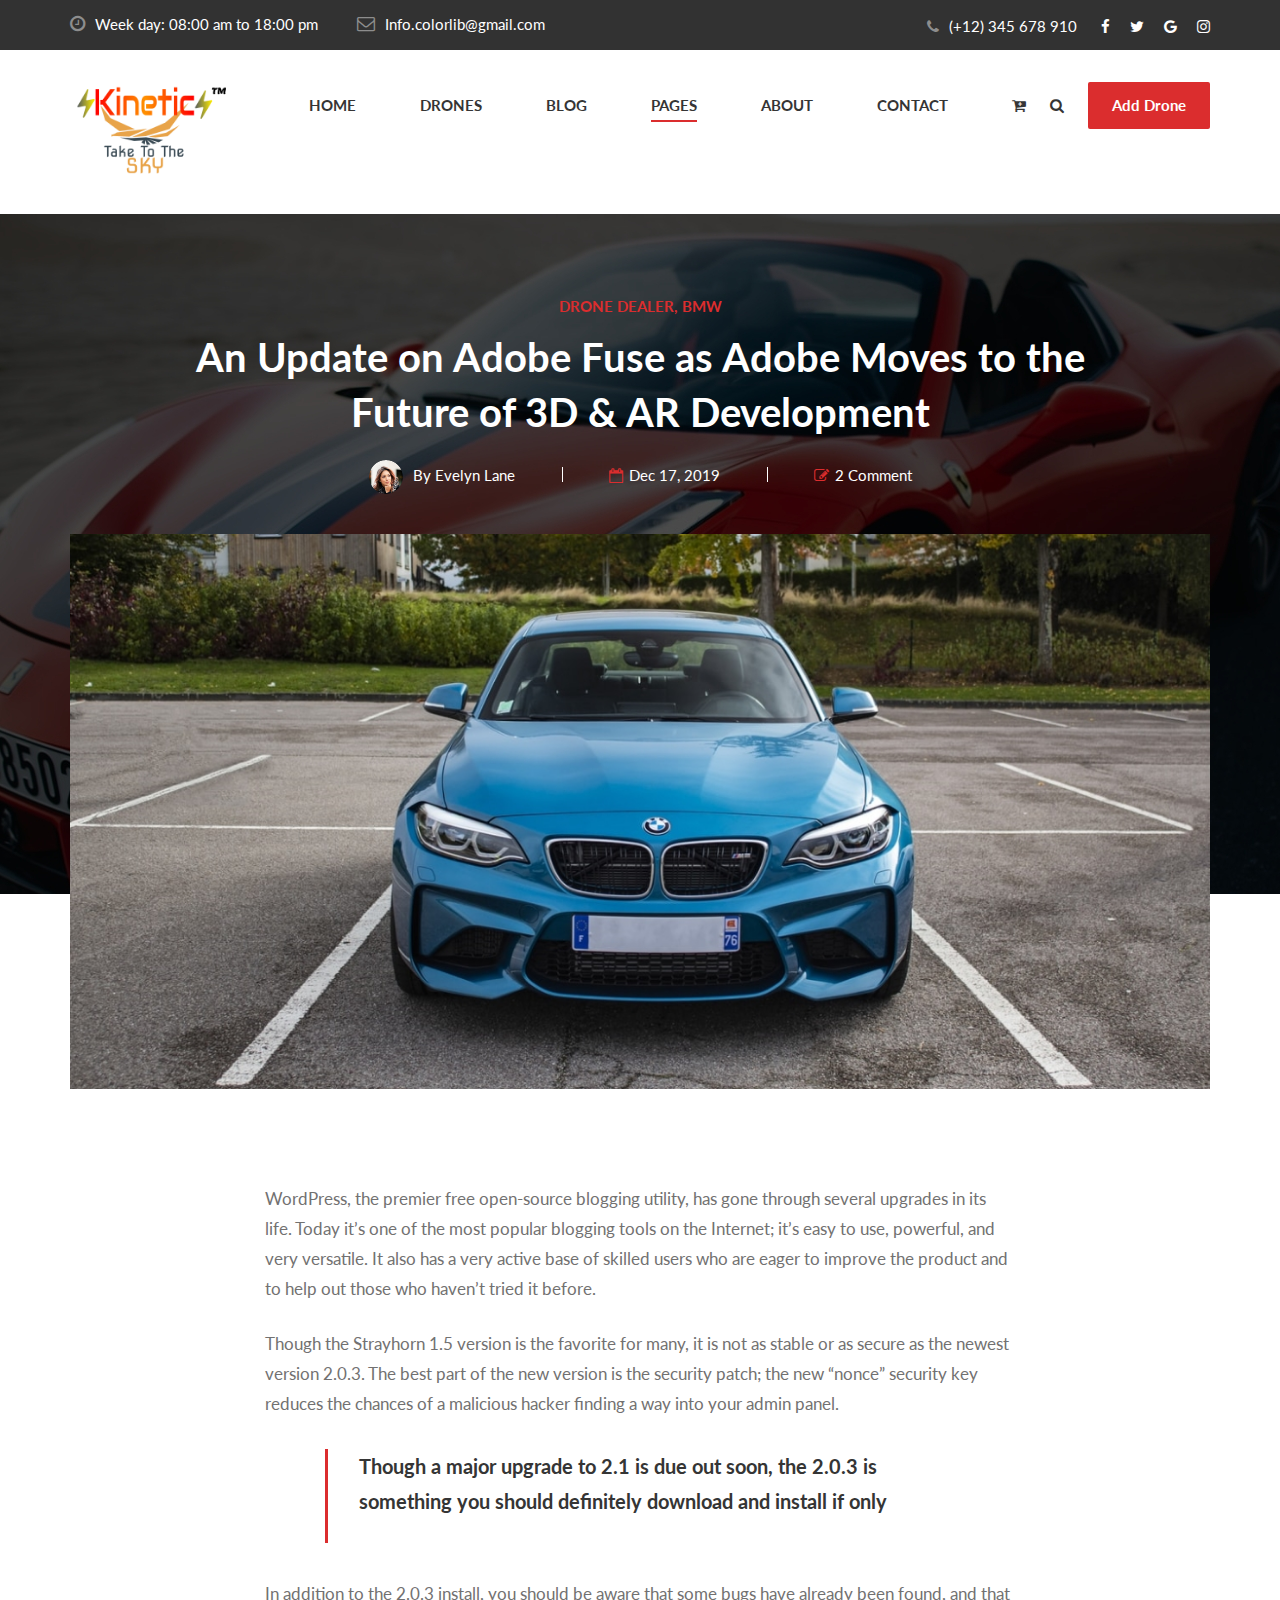
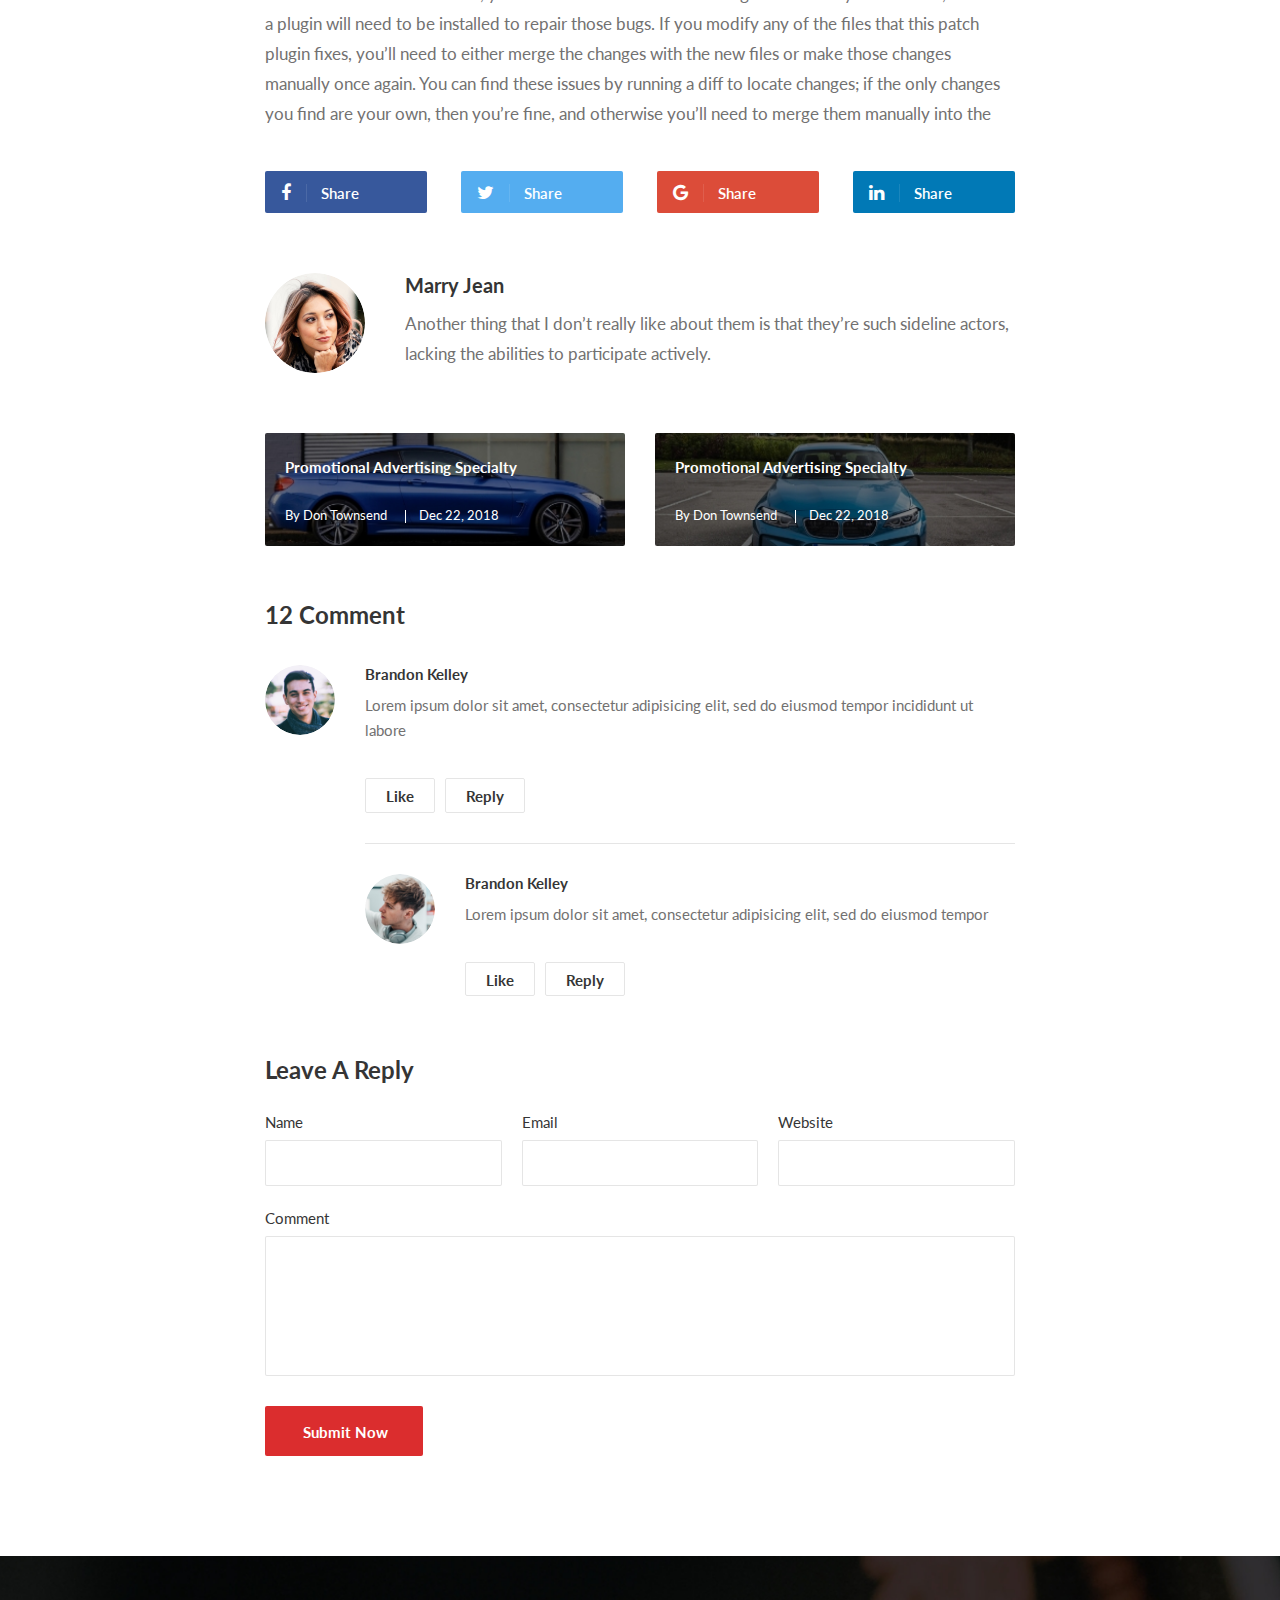
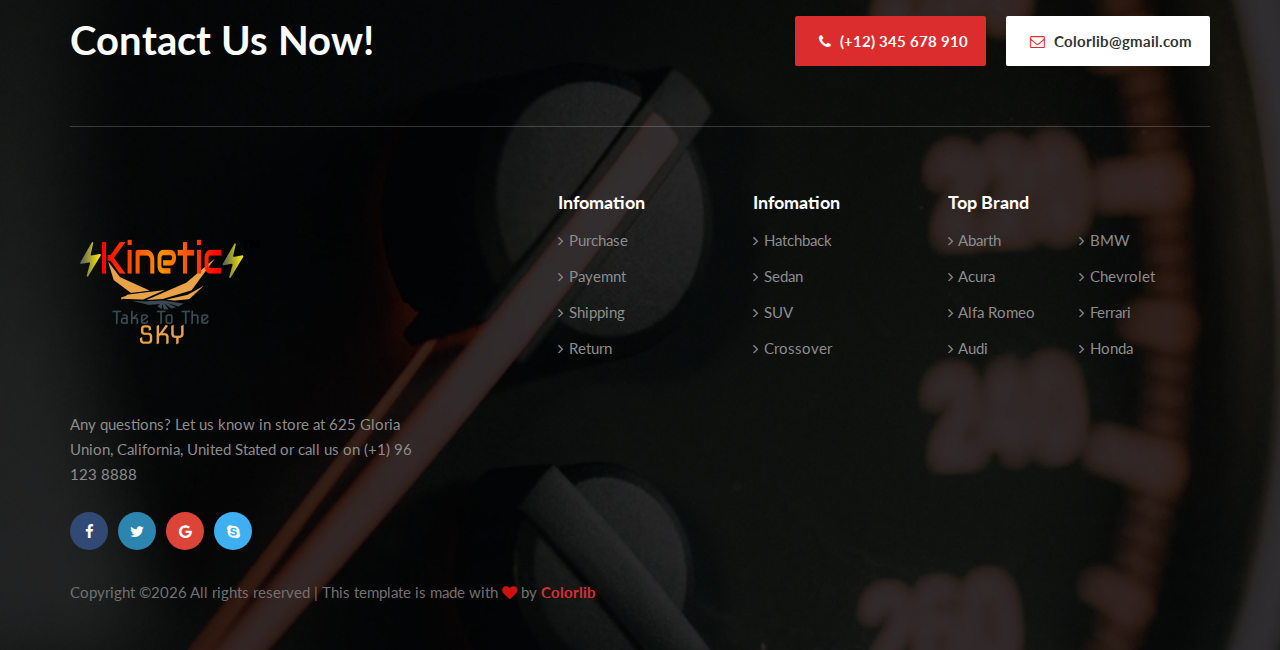
<file: blog-details.html>
<!DOCTYPE html>
<html lang="en">

<head>
    <meta charset="UTF-8">
    <meta name="description" content="HVAC Template">
    <meta name="keywords" content="HVAC, unica, creative, html">
    <meta name="viewport" content="width=device-width, initial-scale=1.0">
    <meta http-equiv="X-UA-Compatible" content="ie=edge">
    <title>HVAC | Template</title>

    <!-- Google Font -->
    <link href="https://fonts.googleapis.com/css2?family=Lato:wght@300;400;700;900&display=swap" rel="stylesheet">

    <!-- Css Styles -->
    <link rel="stylesheet" href="css/bootstrap.min.css" type="text/css">
    <link rel="stylesheet" href="css/font-awesome.min.css" type="text/css">
    <link rel="stylesheet" href="css/elegant-icons.css" type="text/css">
    <link rel="stylesheet" href="css/nice-select.css" type="text/css">
    <link rel="stylesheet" href="css/magnific-popup.css" type="text/css">
    <link rel="stylesheet" href="css/jquery-ui.min.css" type="text/css">
    <link rel="stylesheet" href="css/owl.carousel.min.css" type="text/css">
    <link rel="stylesheet" href="css/slicknav.min.css" type="text/css">
    <link rel="stylesheet" href="css/style.css" type="text/css">
</head>

<body>
    <!-- Page Preloder -->
    <div id="preloder">
        <div class="loader"></div>
    </div>

    <!-- Offcanvas Menu Begin -->
    <div class="offcanvas-menu-overlay"></div>
    <div class="offcanvas-menu-wrapper">
        <div class="offcanvas__widget">
            <a href="#"><i class="fa fa-cart-plus"></i></a>
            <a href="#" class="search-switch"><i class="fa fa-search"></i></a>
            <a href="#" class="primary-btn">Add Drone</a>
        </div>
        <div class="offcanvas__logo">
            <a href="./index.html"><img src="img/logo.png" alt=""></a>
        </div>
        <div id="mobile-menu-wrap"></div>
        <ul class="offcanvas__widget__add">
            <li><i class="fa fa-clock-o"></i> Week day: 08:00 am to 18:00 pm</li>
            <li><i class="fa fa-envelope-o"></i> Info.colorlib@gmail.com</li>
        </ul>
        <div class="offcanvas__phone__num">
            <i class="fa fa-phone"></i>
            <span>(+12) 345 678 910</span>
        </div>
        <div class="offcanvas__social">
            <a href="#"><i class="fa fa-facebook"></i></a>
            <a href="#"><i class="fa fa-twitter"></i></a>
            <a href="#"><i class="fa fa-google"></i></a>
            <a href="#"><i class="fa fa-instagram"></i></a>
        </div>
    </div>
    <!-- Offcanvas Menu End -->

    <!-- Header Section Begin -->
    <header class="header">
        <div class="header__top">
            <div class="container">
                <div class="row">
                    <div class="col-lg-7">
                        <ul class="header__top__widget">
                            <li><i class="fa fa-clock-o"></i> Week day: 08:00 am to 18:00 pm</li>
                            <li><i class="fa fa-envelope-o"></i> Info.colorlib@gmail.com</li>
                        </ul>
                    </div>
                    <div class="col-lg-5">
                        <div class="header__top__right">
                            <div class="header__top__phone">
                                <i class="fa fa-phone"></i>
                                <span>(+12) 345 678 910</span>
                            </div>
                            <div class="header__top__social">
                                <a href="#"><i class="fa fa-facebook"></i></a>
                                <a href="#"><i class="fa fa-twitter"></i></a>
                                <a href="#"><i class="fa fa-google"></i></a>
                                <a href="#"><i class="fa fa-instagram"></i></a>
                            </div>
                        </div>
                    </div>
                </div>
            </div>
        </div>
        <div class="container">
            <div class="row">
                <div class="col-lg-2">
                    <div class="header__logo">
                        <a href="./index.html"><img src="img/logo.png" alt=""></a>
                    </div>
                </div>
                <div class="col-lg-10">
                    <div class="header__nav">
                        <nav class="header__menu">
                            <ul>
                                <li><a href="./index.html">Home</a></li>
                                <li><a href="./drone.html">Drones</a></li>
                                <li><a href="./blog.html">Blog</a></li>
                                <li class="active"><a href="#">Pages</a>
                                    <ul class="dropdown">
                                        <li><a href="./about.html">About Us</a></li>
                                        <li><a href="./drone-details.html">Drone Details</a></li>
                                        <li><a href="./blog-details.html">Blog Details</a></li>
                                    </ul>
                                </li>
                                <li><a href="./about.html">About</a></li>
                                <li><a href="./contact.html">Contact</a></li>
                            </ul>
                        </nav>
                        <div class="header__nav__widget">
                            <div class="header__nav__widget__btn">
                                <a href="#"><i class="fa fa-cart-plus"></i></a>
                                <a href="#" class="search-switch"><i class="fa fa-search"></i></a>
                            </div>
                            <a href="#" class="primary-btn">Add Drone</a>
                        </div>
                    </div>
                </div>
            </div>
            <div class="canvas__open">
                <span class="fa fa-bars"></span>
            </div>
        </div>
    </header>
    <!-- Header Section End -->

    <!-- Blog Details Hero Begin -->
    <section class="blog-details-hero spad set-bg" data-setbg="img/blog/details/details-hero-bg.jpg">
        <div class="container">
            <div class="row d-flex justify-content-center">
                <div class="col-lg-10">
                    <div class="blog__details__hero__text">
                        <span class="label">Drone Dealer, BMW</span>
                        <h2>An Update on Adobe Fuse as Adobe Moves to the Future of 3D & AR Development</h2>
                        <ul>
                            <li><img src="img/blog/details/details-hero-avatar.png" alt=""> <span>By Evelyn Lane</span>
                            </li>
                            <li><i class="fa fa-calendar-o"></i> <span>Dec 17, 2019</span></li>
                            <li><i class="fa fa-edit"></i> <span>2 Comment</span></li>
                        </ul>
                    </div>
                </div>
            </div>
        </div>
    </section>
    <!-- Blog Details Hero End -->

    <!-- Blog Details Section Begin -->
    <section class="blog-details spad">
        <div class="container">
            <div class="row">
                <div class="col-lg-12">
                    <div class="blog__details__pic">
                        <img src="img/blog/details/details-pic.jpg" alt="">
                    </div>
                </div>
            </div>
            <div class="row d-flex justify-content-center">
                <div class="col-lg-8">
                    <div class="blog__details__text">
                        <p>WordPress, the premier free open-source blogging utility, has gone through several upgrades
                            in its life. Today it’s one of the most popular blogging tools on the Internet; it’s easy to
                            use, powerful, and very versatile. It also has a very active base of skilled users who are
                            eager to improve the product and to help out those who haven’t tried it before.</p>
                        <p>Though the Strayhorn 1.5 version is the favorite for many, it is not as stable or as secure
                            as the newest version 2.0.3. The best part of the new version is the security patch; the new
                            “nonce” security key reduces the chances of a malicious hacker finding a way into your admin
                            panel.</p>
                    </div>
                    <div class="blog__details__quote">
                        <p>Though a major upgrade to 2.1 is due out soon, the 2.0.3 is something you should definitely
                            download and install if only</p>
                    </div>
                    <div class="blog__details__desc">
                        <p>In addition to the 2.0.3 install, you should be aware that some bugs have already been found,
                            and that a plugin will need to be installed to repair those bugs. If you modify any of the
                            files that this patch plugin fixes, you’ll need to either merge the changes with the new
                            files or make those changes manually once again. You can find these issues by running a diff
                            to locate changes; if the only changes you find are your own, then you’re fine, and
                            otherwise you’ll need to merge them manually into the</p>
                    </div>
                    <div class="blog__details__share">
                        <a href="#" class="blog__details__share__item">
                            <i class="fa fa-facebook"></i>
                            <span>Share</span>
                        </a>
                        <a href="#" class="blog__details__share__item twitter">
                            <i class="fa fa-twitter"></i>
                            <span>Share</span>
                        </a>
                        <a href="#" class="blog__details__share__item google">
                            <i class="fa fa-google"></i>
                            <span>Share</span>
                        </a>
                        <a href="#" class="blog__details__share__item linkedin">
                            <i class="fa fa-linkedin"></i>
                            <span>Share</span>
                        </a>
                    </div>
                    <div class="blog__details__author">
                        <div class="blog__details__author__pic">
                            <img src="img/blog/details/author.png" alt="">
                        </div>
                        <div class="blog__details__author__text">
                            <h5>Marry Jean</h5>
                            <p>Another thing that I don’t really like about them is that they’re such sideline actors,
                                lacking the abilities to participate actively.</p>
                        </div>
                    </div>
                    <div class="blog__details__btns">
                        <div class="row">
                            <div class="col-lg-12">
                                <div class="row">
                                    <div class="col-lg-6">
                                        <a href="#" class="blog__details__btns__item set-bg"
                                            data-setbg="img/blog/details/pre.jpg">
                                            <h6>Promotional Advertising Specialty</h6>
                                            <ul>
                                                <li>By Don Townsend</li>
                                                <li>Dec 22, 2018</li>
                                            </ul>
                                        </a>
                                    </div>
                                    <div class="col-lg-6">
                                        <a href="#" class="blog__details__btns__item set-bg"
                                            data-setbg="img/blog/details/next.jpg">
                                            <h6>Promotional Advertising Specialty</h6>
                                            <ul>
                                                <li>By Don Townsend</li>
                                                <li>Dec 22, 2018</li>
                                            </ul>
                                        </a>
                                    </div>
                                </div>
                            </div>
                        </div>
                    </div>
                    <div class="blog__details__comment">
                        <h4>12 Comment</h4>
                        <div class="blog__details__comment__item">
                            <div class="blog__details__comment__item__pic">
                                <img src="img/blog/details/comment-1.png" alt="">
                            </div>
                            <div class="blog__details__comment__item__text">
                                <h6>Brandon Kelley</h6>
                                <p>Lorem ipsum dolor sit amet, consectetur adipisicing elit, sed do eiusmod tempor
                                    incididunt ut labore</p>
                                <a href="#">Like</a>
                                <a href="#">Reply</a>
                            </div>
                        </div>
                        <div class="blog__details__comment__item reply__comment">
                            <div class="blog__details__comment__item__pic">
                                <img src="img/blog/details/comment-2.png" alt="">
                            </div>
                            <div class="blog__details__comment__item__text">
                                <h6>Brandon Kelley</h6>
                                <p>Lorem ipsum dolor sit amet, consectetur adipisicing elit, sed do eiusmod tempor</p>
                                <a href="#">Like</a>
                                <a href="#">Reply</a>
                            </div>
                        </div>
                    </div>
                    <div class="blog__details__comment__form">
                        <h4>Leave A Reply</h4>
                        <form action="#">
                            <div class="input-list">
                                <div class="input-list-item">
                                    <p>Name</p>
                                    <input type="text">
                                </div>
                                <div class="input-list-item">
                                    <p>Email</p>
                                    <input type="text">
                                </div>
                                <div class="input-list-item">
                                    <p>Website</p>
                                    <input type="text">
                                </div>
                            </div>
                            <div class="input-desc">
                                <p>Comment</p>
                                <textarea></textarea>
                            </div>
                            <button type="submit" class="site-btn">Submit Now</button>
                        </form>
                    </div>
                </div>
            </div>
        </div>
    </section>
    <!-- Blog Details Section End -->

    <!-- Footer Section Begin -->
    <footer class="footer set-bg" data-setbg="img/footer-bg.jpg">
        <div class="container">
            <div class="footer__contact">
                <div class="row">
                    <div class="col-lg-6 col-md-6">
                        <div class="footer__contact__title">
                            <h2>Contact Us Now!</h2>
                        </div>
                    </div>
                    <div class="col-lg-6 col-md-6">
                        <div class="footer__contact__option">
                            <div class="option__item"><i class="fa fa-phone"></i> (+12) 345 678 910</div>
                            <div class="option__item email"><i class="fa fa-envelope-o"></i> Colorlib@gmail.com</div>
                        </div>
                    </div>
                </div>
            </div>
            <div class="row">
                <div class="col-lg-4 col-md-4">
                    <div class="footer__about">
                        <div class="footer__logo">
                            <a href="#"><img src="img/footer-logo.png" alt=""></a>
                        </div>
                        <p>Any questions? Let us know in store at 625 Gloria Union, California, United Stated or call us
                            on (+1) 96 123 8888</p>
                        <div class="footer__social">
                            <a href="#" class="facebook"><i class="fa fa-facebook"></i></a>
                            <a href="#" class="twitter"><i class="fa fa-twitter"></i></a>
                            <a href="#" class="google"><i class="fa fa-google"></i></a>
                            <a href="#" class="skype"><i class="fa fa-skype"></i></a>
                        </div>
                    </div>
                </div>
                <div class="col-lg-2 offset-lg-1 col-md-3">
                    <div class="footer__widget">
                        <h5>Infomation</h5>
                        <ul>
                            <li><a href="#"><i class="fa fa-angle-right"></i> Purchase</a></li>
                            <li><a href="#"><i class="fa fa-angle-right"></i> Payemnt</a></li>
                            <li><a href="#"><i class="fa fa-angle-right"></i> Shipping</a></li>
                            <li><a href="#"><i class="fa fa-angle-right"></i> Return</a></li>
                        </ul>
                    </div>
                </div>
                <div class="col-lg-2 col-md-3">
                    <div class="footer__widget">
                        <h5>Infomation</h5>
                        <ul>
                            <li><a href="#"><i class="fa fa-angle-right"></i> Hatchback</a></li>
                            <li><a href="#"><i class="fa fa-angle-right"></i> Sedan</a></li>
                            <li><a href="#"><i class="fa fa-angle-right"></i> SUV</a></li>
                            <li><a href="#"><i class="fa fa-angle-right"></i> Crossover</a></li>
                        </ul>
                    </div>
                </div>
                <div class="col-lg-3 col-md-6">
                    <div class="footer__brand">
                        <h5>Top Brand</h5>
                        <ul>
                            <li><a href="#"><i class="fa fa-angle-right"></i> Abarth</a></li>
                            <li><a href="#"><i class="fa fa-angle-right"></i> Acura</a></li>
                            <li><a href="#"><i class="fa fa-angle-right"></i> Alfa Romeo</a></li>
                            <li><a href="#"><i class="fa fa-angle-right"></i> Audi</a></li>
                        </ul>
                        <ul>
                            <li><a href="#"><i class="fa fa-angle-right"></i> BMW</a></li>
                            <li><a href="#"><i class="fa fa-angle-right"></i> Chevrolet</a></li>
                            <li><a href="#"><i class="fa fa-angle-right"></i> Ferrari</a></li>
                            <li><a href="#"><i class="fa fa-angle-right"></i> Honda</a></li>
                        </ul>
                    </div>
                </div>
            </div>
            <!-- Link back to Colorlib can't be removed. Template is licensed under CC BY 3.0. -->
            <div class="footer__copyright__text">
                <p>Copyright &copy;<script>document.write(new Date().getFullYear());</script> All rights reserved | This template is made with <i class="fa fa-heart" aria-hidden="true"></i> by <a href="https://colorlib.com" target="_blank">Colorlib</a></p>
            </div>
            <!-- Link back to Colorlib can't be removed. Template is licensed under CC BY 3.0. -->
        </div>
    </footer>
    <!-- Footer Section End -->

    <!-- Search Begin -->
    <div class="search-model">
        <div class="h-100 d-flex align-items-center justify-content-center">
            <div class="search-close-switch">+</div>
            <form class="search-model-form">
                <input type="text" id="search-input" placeholder="Search here.....">
            </form>
        </div>
    </div>
    <!-- Search End -->

    <!-- Js Plugins -->
    <script src="js/jquery-3.3.1.min.js"></script>
    <script src="js/bootstrap.min.js"></script>
    <script src="js/jquery.nice-select.min.js"></script>
    <script src="js/jquery-ui.min.js"></script>
    <script src="js/jquery.magnific-popup.min.js"></script>
    <script src="js/mixitup.min.js"></script>
    <script src="js/jquery.slicknav.js"></script>
    <script src="js/owl.carousel.min.js"></script>
    <script src="js/main.js"></script>
</body>

</html>
</file>
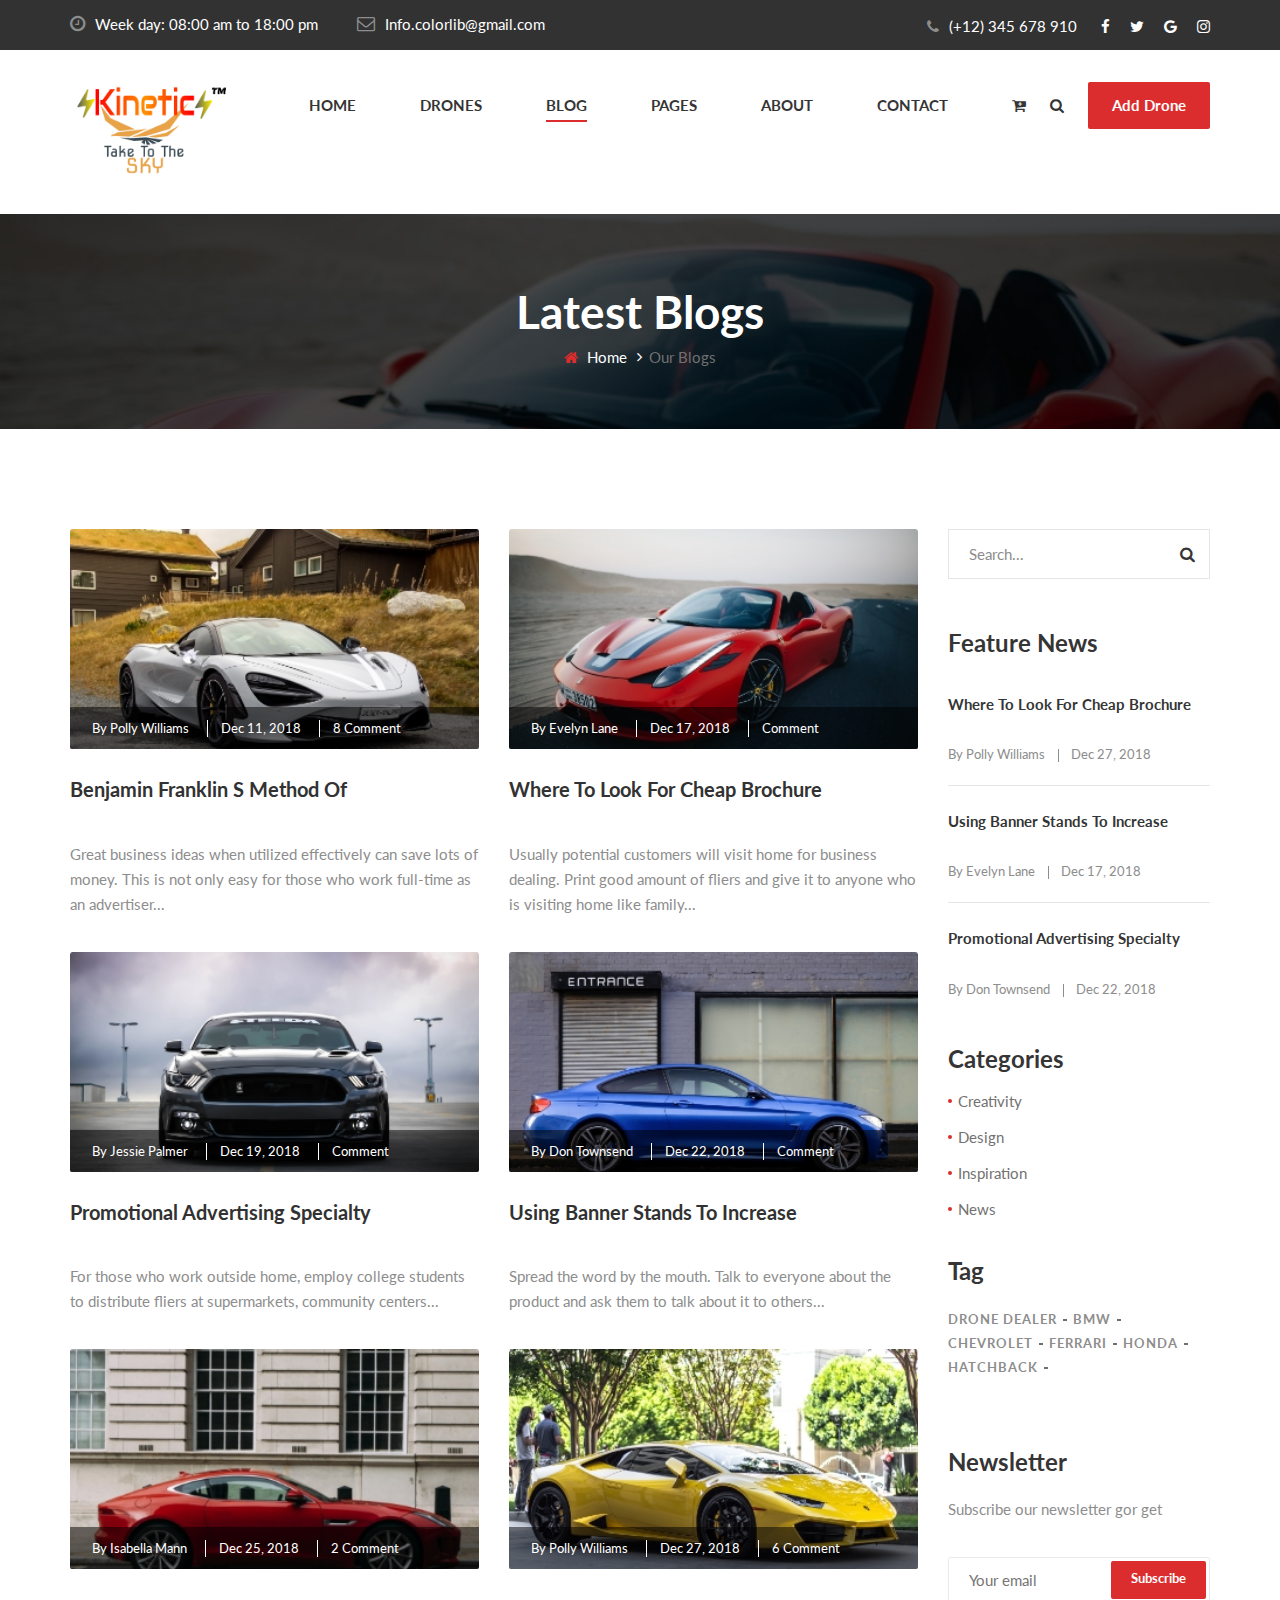
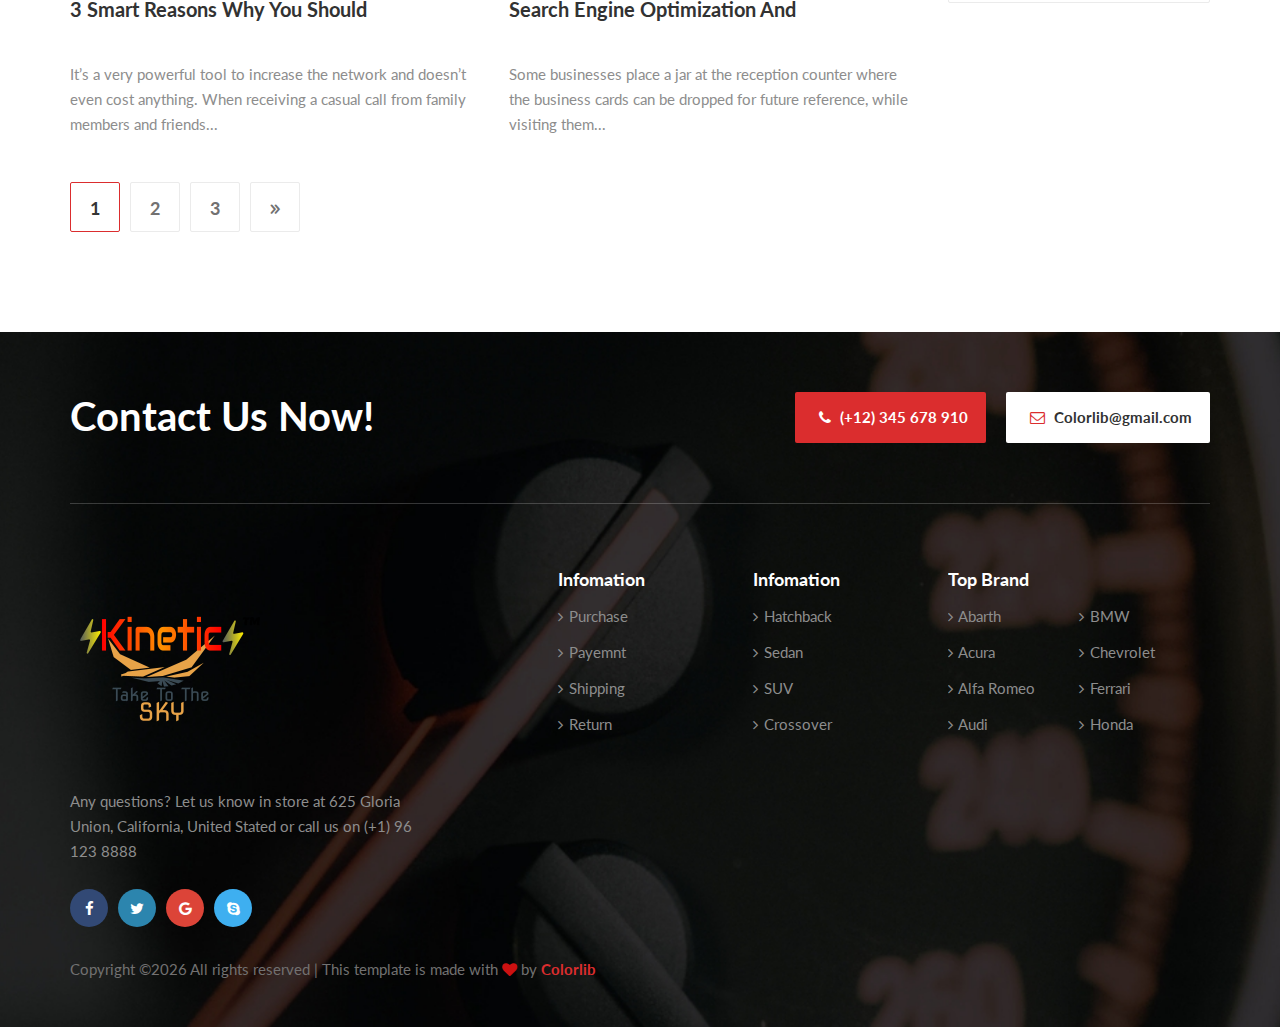
<file: blog.html>
<!DOCTYPE html>
<html lang="en">

<head>
    <meta charset="UTF-8">
    <meta name="description" content="HVAC Template">
    <meta name="keywords" content="HVAC, unica, creative, html">
    <meta name="viewport" content="width=device-width, initial-scale=1.0">
    <meta http-equiv="X-UA-Compatible" content="ie=edge">
    <title>HVAC | Template</title>

    <!-- Google Font -->
    <link href="https://fonts.googleapis.com/css2?family=Lato:wght@300;400;700;900&display=swap" rel="stylesheet">

    <!-- Css Styles -->
    <link rel="stylesheet" href="css/bootstrap.min.css" type="text/css">
    <link rel="stylesheet" href="css/font-awesome.min.css" type="text/css">
    <link rel="stylesheet" href="css/elegant-icons.css" type="text/css">
    <link rel="stylesheet" href="css/nice-select.css" type="text/css">
    <link rel="stylesheet" href="css/magnific-popup.css" type="text/css">
    <link rel="stylesheet" href="css/jquery-ui.min.css" type="text/css">
    <link rel="stylesheet" href="css/owl.carousel.min.css" type="text/css">
    <link rel="stylesheet" href="css/slicknav.min.css" type="text/css">
    <link rel="stylesheet" href="css/style.css" type="text/css">
</head>

<body>
    <!-- Page Preloder -->
    <div id="preloder">
        <div class="loader"></div>
    </div>

    <!-- Offcanvas Menu Begin -->
    <div class="offcanvas-menu-overlay"></div>
    <div class="offcanvas-menu-wrapper">
        <div class="offcanvas__widget">
            <a href="#"><i class="fa fa-cart-plus"></i></a>
            <a href="#" class="search-switch"><i class="fa fa-search"></i></a>
            <a href="#" class="primary-btn">Add Drone</a>
        </div>
        <div class="offcanvas__logo">
            <a href="./index.html"><img src="img/logo.png" alt=""></a>
        </div>
        <div id="mobile-menu-wrap"></div>
        <ul class="offcanvas__widget__add">
            <li><i class="fa fa-clock-o"></i> Week day: 08:00 am to 18:00 pm</li>
            <li><i class="fa fa-envelope-o"></i> Info.colorlib@gmail.com</li>
        </ul>
        <div class="offcanvas__phone__num">
            <i class="fa fa-phone"></i>
            <span>(+12) 345 678 910</span>
        </div>
        <div class="offcanvas__social">
            <a href="#"><i class="fa fa-facebook"></i></a>
            <a href="#"><i class="fa fa-twitter"></i></a>
            <a href="#"><i class="fa fa-google"></i></a>
            <a href="#"><i class="fa fa-instagram"></i></a>
        </div>
    </div>
    <!-- Offcanvas Menu End -->

    <!-- Header Section Begin -->
    <header class="header">
        <div class="header__top">
            <div class="container">
                <div class="row">
                    <div class="col-lg-7">
                        <ul class="header__top__widget">
                            <li><i class="fa fa-clock-o"></i> Week day: 08:00 am to 18:00 pm</li>
                            <li><i class="fa fa-envelope-o"></i> Info.colorlib@gmail.com</li>
                        </ul>
                    </div>
                    <div class="col-lg-5">
                        <div class="header__top__right">
                            <div class="header__top__phone">
                                <i class="fa fa-phone"></i>
                                <span>(+12) 345 678 910</span>
                            </div>
                            <div class="header__top__social">
                                <a href="#"><i class="fa fa-facebook"></i></a>
                                <a href="#"><i class="fa fa-twitter"></i></a>
                                <a href="#"><i class="fa fa-google"></i></a>
                                <a href="#"><i class="fa fa-instagram"></i></a>
                            </div>
                        </div>
                    </div>
                </div>
            </div>
        </div>
        <div class="container">
            <div class="row">
                <div class="col-lg-2">
                    <div class="header__logo">
                        <a href="./index.html"><img src="img/logo.png" alt=""></a>
                    </div>
                </div>
                <div class="col-lg-10">
                    <div class="header__nav">
                        <nav class="header__menu">
                            <ul>
                                <li><a href="./index.html">Home</a></li>
                                <li><a href="./drone.html">Drones</a></li>
                                <li class="active"><a href="./blog.html">Blog</a></li>
                                <li><a href="#">Pages</a>
                                    <ul class="dropdown">
                                        <li><a href="./about.html">About Us</a></li>
                                        <li><a href="./drone-details.html">Drone Details</a></li>
                                        <li><a href="./blog-details.html">Blog Details</a></li>
                                    </ul>
                                </li>
                                <li><a href="./about.html">About</a></li>
                                <li><a href="./contact.html">Contact</a></li>
                            </ul>
                        </nav>
                        <div class="header__nav__widget">
                            <div class="header__nav__widget__btn">
                                <a href="#"><i class="fa fa-cart-plus"></i></a>
                                <a href="#" class="search-switch"><i class="fa fa-search"></i></a>
                            </div>
                            <a href="#" class="primary-btn">Add Drone</a>
                        </div>
                    </div>
                </div>
            </div>
            <div class="canvas__open">
                <span class="fa fa-bars"></span>
            </div>
        </div>
    </header>
    <!-- Header Section End -->

    <!-- Breadcrumb End -->
    <div class="breadcrumb-option set-bg" data-setbg="img/breadcrumb-bg.jpg">
        <div class="container">
            <div class="row">
                <div class="col-lg-12 text-center">
                    <div class="breadcrumb__text">
                        <h2>Latest Blogs</h2>
                        <div class="breadcrumb__links">
                            <a href="./index.html"><i class="fa fa-home"></i> Home</a>
                            <span>Our Blogs</span>
                        </div>
                    </div>
                </div>
            </div>
        </div>
    </div>
    <!-- Breadcrumb Begin -->

    <!-- Blog Section Begin -->
    <section class="blog spad">
        <div class="container">
            <div class="row">
                <div class="col-lg-9">
                    <div class="row">
                        <div class="col-lg-6 col-md-6 col-sm-6">
                            <div class="blog__item">
                                <div class="blog__item__pic set-bg" data-setbg="img/blog/blog-1.jpg">
                                    <ul>
                                        <li>By Polly Williams</li>
                                        <li>Dec 11, 2018</li>
                                        <li>8 Comment</li>
                                    </ul>
                                </div>
                                <div class="blog__item__text">
                                    <h5><a href="#">Benjamin Franklin S Method Of</a></h5>
                                    <p>Great business ideas when utilized effectively can save lots of money. This is
                                        not only easy for those who work full-time as an advertiser...</p>
                                </div>
                            </div>
                        </div>
                        <div class="col-lg-6 col-md-6 col-sm-6">
                            <div class="blog__item">
                                <div class="blog__item__pic set-bg" data-setbg="img/blog/blog-2.jpg">
                                    <ul>
                                        <li>By Evelyn Lane</li>
                                        <li>Dec 17, 2018</li>
                                        <li>Comment</li>
                                    </ul>
                                </div>
                                <div class="blog__item__text">
                                    <h5><a href="#">Where To Look For Cheap Brochure</a></h5>
                                    <p>Usually potential customers will visit home for business dealing. Print good
                                        amount of fliers and give it to anyone who is visiting home like family...</p>
                                </div>
                            </div>
                        </div>
                        <div class="col-lg-6 col-md-6 col-sm-6">
                            <div class="blog__item">
                                <div class="blog__item__pic set-bg" data-setbg="img/blog/blog-3.jpg">
                                    <ul>
                                        <li>By Jessie Palmer</li>
                                        <li>Dec 19, 2018</li>
                                        <li>Comment</li>
                                    </ul>
                                </div>
                                <div class="blog__item__text">
                                    <h5><a href="#">Promotional Advertising Specialty</a></h5>
                                    <p>For those who work outside home, employ college students to distribute fliers at
                                        supermarkets, community centers...</p>
                                </div>
                            </div>
                        </div>
                        <div class="col-lg-6 col-md-6 col-sm-6">
                            <div class="blog__item">
                                <div class="blog__item__pic set-bg" data-setbg="img/blog/blog-4.jpg">
                                    <ul>
                                        <li>By Don Townsend</li>
                                        <li>Dec 22, 2018</li>
                                        <li>Comment</li>
                                    </ul>
                                </div>
                                <div class="blog__item__text">
                                    <h5><a href="#">Using Banner Stands To Increase</a></h5>
                                    <p>Spread the word by the mouth. Talk to everyone about the product and ask them to
                                        talk about it to others...</p>
                                </div>
                            </div>
                        </div>
                        <div class="col-lg-6 col-md-6 col-sm-6">
                            <div class="blog__item">
                                <div class="blog__item__pic set-bg" data-setbg="img/blog/blog-5.jpg">
                                    <ul>
                                        <li>By Isabella Mann</li>
                                        <li>Dec 25, 2018</li>
                                        <li>2 Comment</li>
                                    </ul>
                                </div>
                                <div class="blog__item__text">
                                    <h5><a href="#">3 Smart Reasons Why You Should </a></h5>
                                    <p>It’s a very powerful tool to increase the network and doesn’t even cost anything.
                                        When receiving a casual call from family members and friends...</p>
                                </div>
                            </div>
                        </div>
                        <div class="col-lg-6 col-md-6 col-sm-6">
                            <div class="blog__item">
                                <div class="blog__item__pic set-bg" data-setbg="img/blog/blog-6.jpg">
                                    <ul>
                                        <li>By Polly Williams</li>
                                        <li>Dec 27, 2018</li>
                                        <li>6 Comment</li>
                                    </ul>
                                </div>
                                <div class="blog__item__text">
                                    <h5><a href="#">Search Engine Optimization And</a></h5>
                                    <p>Some businesses place a jar at the reception counter where the business cards can
                                        be dropped for future reference, while visiting them...</p>
                                </div>
                            </div>
                        </div>
                    </div>
                    <div class="pagination__option">
                        <a href="#" class="active">1</a>
                        <a href="#">2</a>
                        <a href="#">3</a>
                        <a href="#"><span class="arrow_carrot-2right"></span></a>
                    </div>
                </div>
                <div class="col-lg-3 col-md-6 col-sm-9">
                    <div class="blog__sidebar">
                        <form action="#" class="blog__sidebar__search">
                            <input type="text" placeholder="Search...">
                            <button type="submit"><i class="fa fa-search"></i></button>
                        </form>
                        <div class="blog__sidebar__feature">
                            <h4>Feature News</h4>
                            <div class="blog__sidebar__feature__item">
                                <h6><a href="#">Where To Look For Cheap Brochure</a></h6>
                                <ul>
                                    <li>By Polly Williams</li>
                                    <li>Dec 27, 2018</li>
                                </ul>
                            </div>
                            <div class="blog__sidebar__feature__item">
                                <h6><a href="#">Using Banner Stands To Increase</a></h6>
                                <ul>
                                    <li>By Evelyn Lane</li>
                                    <li>Dec 17, 2018</li>
                                </ul>
                            </div>
                            <div class="blog__sidebar__feature__item">
                                <h6><a href="#">Promotional Advertising Specialty</a></h6>
                                <ul>
                                    <li>By Don Townsend</li>
                                    <li>Dec 22, 2018</li>
                                </ul>
                            </div>
                        </div>
                        <div class="blog__sidebar__categories">
                            <h4>Categories</h4>
                            <ul>
                                <li><a href="#">Creativity</a></li>
                                <li><a href="#">Design</a></li>
                                <li><a href="#">Inspiration</a></li>
                                <li><a href="#">News</a></li>
                            </ul>
                        </div>
                        <div class="blog__sidebar__tag">
                            <h4>Tag</h4>
                            <a href="#">Drone Dealer</a>
                            <a href="#">bmw</a>
                            <a href="#">Chevrolet</a>
                            <a href="#">ferrari</a>
                            <a href="#">Honda</a>
                            <a href="#">Hatchback</a>
                        </div>
                        <div class="blog__sidebar__newslatter">
                            <h4>Newsletter</h4>
                            <p>Subscribe our newsletter gor get</p>
                            <form action="#">
                                <input type="text" placeholder="Your email">
                                <button type="submit">Subscribe</button>
                            </form>
                        </div>
                    </div>
                </div>
            </div>
        </div>
    </section>
    <!-- Blog Section End -->

    <!-- Footer Section Begin -->
    <footer class="footer set-bg" data-setbg="img/footer-bg.jpg">
        <div class="container">
            <div class="footer__contact">
                <div class="row">
                    <div class="col-lg-6 col-md-6">
                        <div class="footer__contact__title">
                            <h2>Contact Us Now!</h2>
                        </div>
                    </div>
                    <div class="col-lg-6 col-md-6">
                        <div class="footer__contact__option">
                            <div class="option__item"><i class="fa fa-phone"></i> (+12) 345 678 910</div>
                            <div class="option__item email"><i class="fa fa-envelope-o"></i> Colorlib@gmail.com</div>
                        </div>
                    </div>
                </div>
            </div>
            <div class="row">
                <div class="col-lg-4 col-md-4">
                    <div class="footer__about">
                        <div class="footer__logo">
                            <a href="#"><img src="img/footer-logo.png" alt=""></a>
                        </div>
                        <p>Any questions? Let us know in store at 625 Gloria Union, California, United Stated or call us
                            on (+1) 96 123 8888</p>
                        <div class="footer__social">
                            <a href="#" class="facebook"><i class="fa fa-facebook"></i></a>
                            <a href="#" class="twitter"><i class="fa fa-twitter"></i></a>
                            <a href="#" class="google"><i class="fa fa-google"></i></a>
                            <a href="#" class="skype"><i class="fa fa-skype"></i></a>
                        </div>
                    </div>
                </div>
                <div class="col-lg-2 offset-lg-1 col-md-3">
                    <div class="footer__widget">
                        <h5>Infomation</h5>
                        <ul>
                            <li><a href="#"><i class="fa fa-angle-right"></i> Purchase</a></li>
                            <li><a href="#"><i class="fa fa-angle-right"></i> Payemnt</a></li>
                            <li><a href="#"><i class="fa fa-angle-right"></i> Shipping</a></li>
                            <li><a href="#"><i class="fa fa-angle-right"></i> Return</a></li>
                        </ul>
                    </div>
                </div>
                <div class="col-lg-2 col-md-3">
                    <div class="footer__widget">
                        <h5>Infomation</h5>
                        <ul>
                            <li><a href="#"><i class="fa fa-angle-right"></i> Hatchback</a></li>
                            <li><a href="#"><i class="fa fa-angle-right"></i> Sedan</a></li>
                            <li><a href="#"><i class="fa fa-angle-right"></i> SUV</a></li>
                            <li><a href="#"><i class="fa fa-angle-right"></i> Crossover</a></li>
                        </ul>
                    </div>
                </div>
                <div class="col-lg-3 col-md-6">
                    <div class="footer__brand">
                        <h5>Top Brand</h5>
                        <ul>
                            <li><a href="#"><i class="fa fa-angle-right"></i> Abarth</a></li>
                            <li><a href="#"><i class="fa fa-angle-right"></i> Acura</a></li>
                            <li><a href="#"><i class="fa fa-angle-right"></i> Alfa Romeo</a></li>
                            <li><a href="#"><i class="fa fa-angle-right"></i> Audi</a></li>
                        </ul>
                        <ul>
                            <li><a href="#"><i class="fa fa-angle-right"></i> BMW</a></li>
                            <li><a href="#"><i class="fa fa-angle-right"></i> Chevrolet</a></li>
                            <li><a href="#"><i class="fa fa-angle-right"></i> Ferrari</a></li>
                            <li><a href="#"><i class="fa fa-angle-right"></i> Honda</a></li>
                        </ul>
                    </div>
                </div>
            </div>
            <!-- Link back to Colorlib can't be removed. Template is licensed under CC BY 3.0. -->
            <div class="footer__copyright__text">
                <p>Copyright &copy;<script>document.write(new Date().getFullYear());</script> All rights reserved | This template is made with <i class="fa fa-heart" aria-hidden="true"></i> by <a href="https://colorlib.com" target="_blank">Colorlib</a></p>
            </div>
            <!-- Link back to Colorlib can't be removed. Template is licensed under CC BY 3.0. -->
        </div>
    </footer>
    <!-- Footer Section End -->

    <!-- Search Begin -->
    <div class="search-model">
        <div class="h-100 d-flex align-items-center justify-content-center">
            <div class="search-close-switch">+</div>
            <form class="search-model-form">
                <input type="text" id="search-input" placeholder="Search here.....">
            </form>
        </div>
    </div>
    <!-- Search End -->

    <!-- Js Plugins -->
    <script src="js/jquery-3.3.1.min.js"></script>
    <script src="js/bootstrap.min.js"></script>
    <script src="js/jquery.nice-select.min.js"></script>
    <script src="js/jquery-ui.min.js"></script>
    <script src="js/jquery.magnific-popup.min.js"></script>
    <script src="js/mixitup.min.js"></script>
    <script src="js/jquery.slicknav.js"></script>
    <script src="js/owl.carousel.min.js"></script>
    <script src="js/main.js"></script>
</body>

</html>
</file>
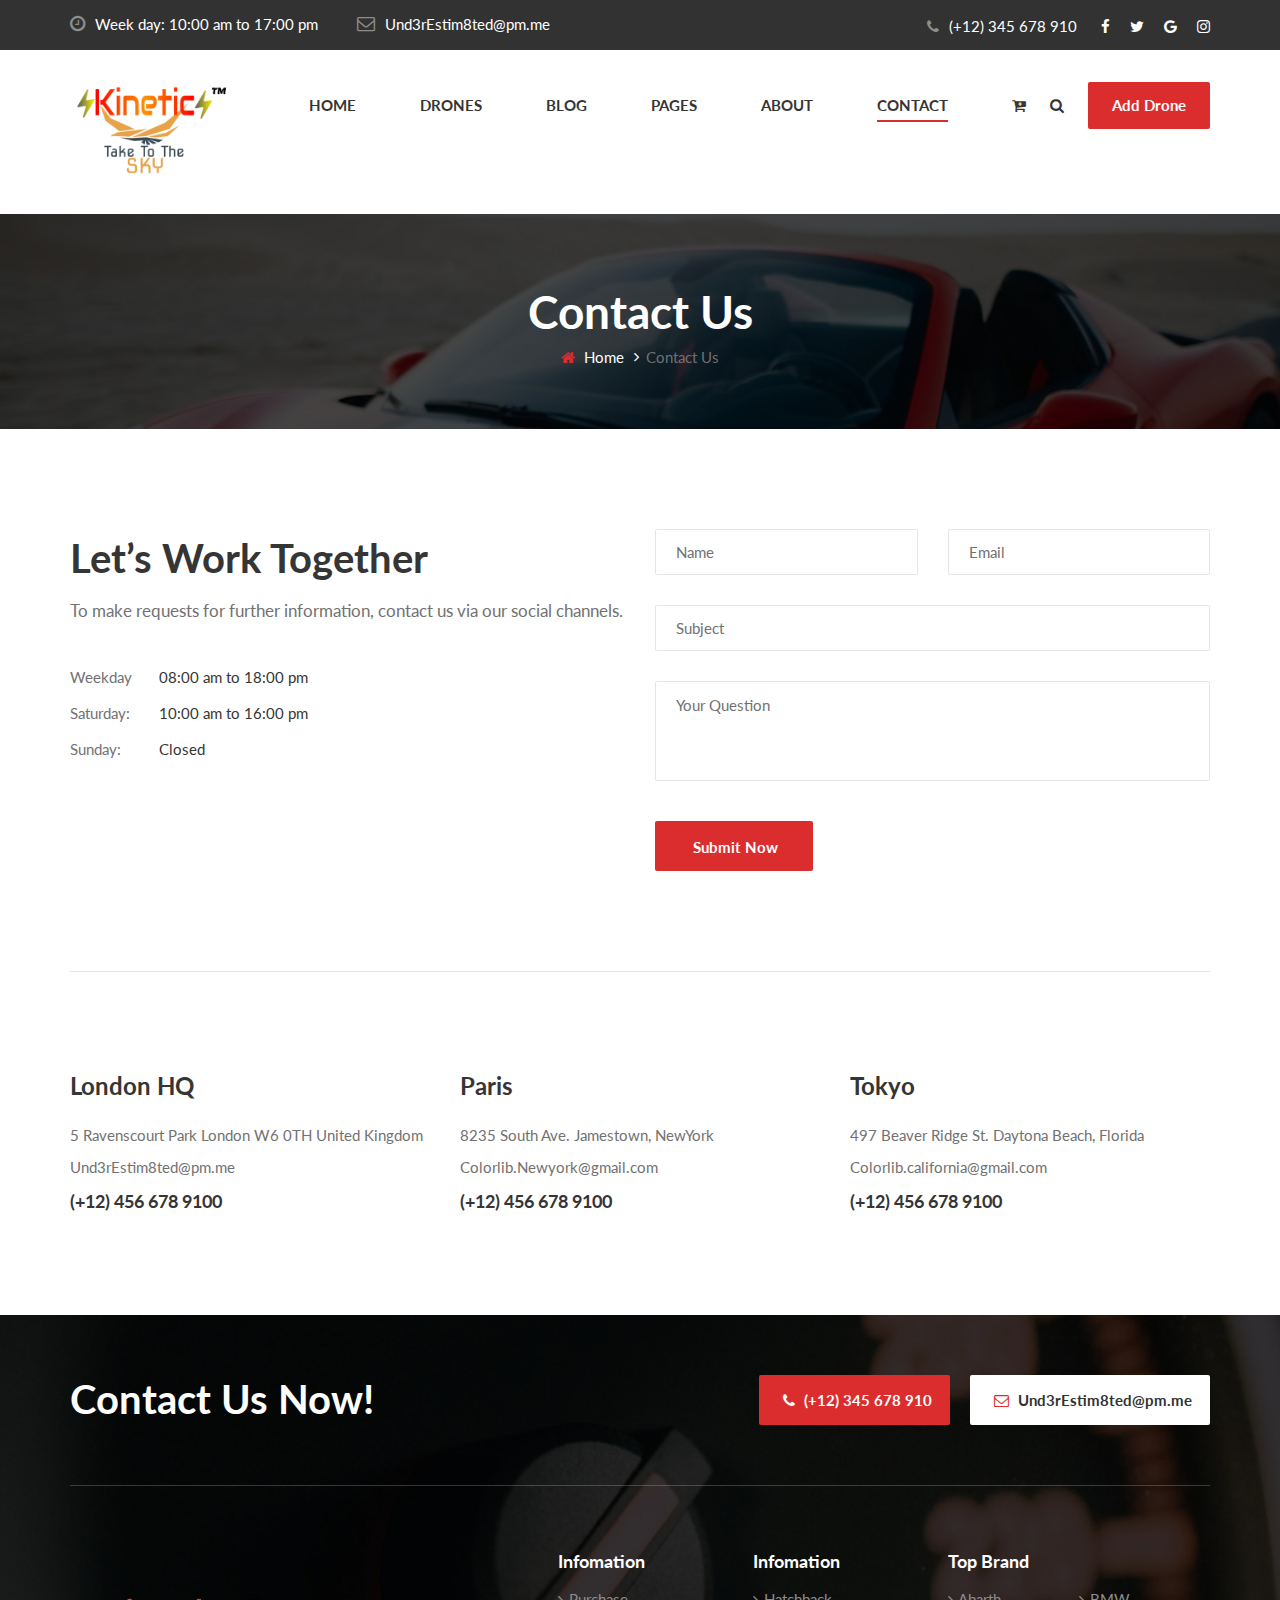
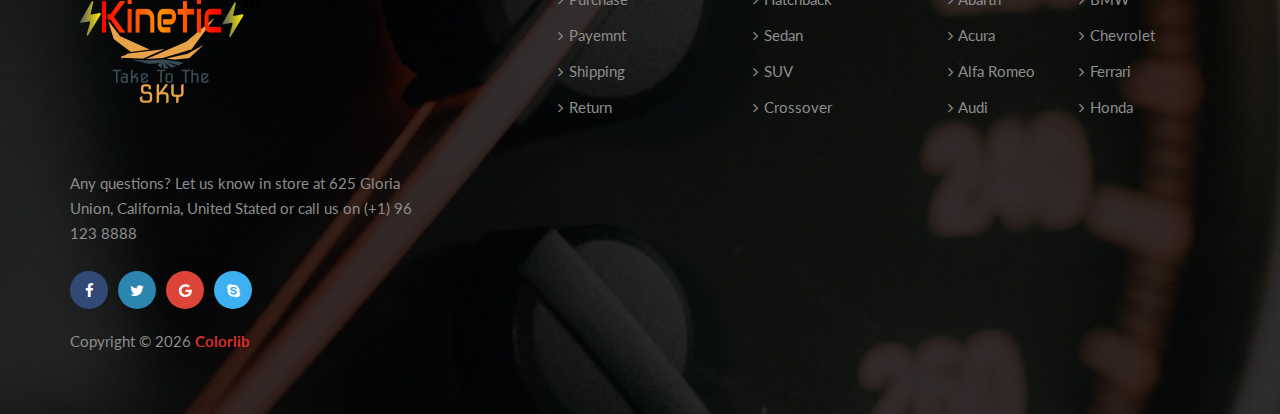
<file: contact.html>
<!DOCTYPE html>
<html lang="en">

<head>
    <meta charset="UTF-8">
    <meta name="description" content="HVAC Template">
    <meta name="keywords" content="HVAC, unica, creative, html">
    <meta name="viewport" content="width=device-width, initial-scale=1.0">
    <meta http-equiv="X-UA-Compatible" content="ie=edge">
    <title>HVAC | Template</title>

    <!-- Google Font -->
    <link href="https://fonts.googleapis.com/css2?family=Lato:wght@300;400;700;900&display=swap" rel="stylesheet">

    <!-- Css Styles -->
    <link rel="stylesheet" href="css/bootstrap.min.css" type="text/css">
    <link rel="stylesheet" href="css/font-awesome.min.css" type="text/css">
    <link rel="stylesheet" href="css/elegant-icons.css" type="text/css">
    <link rel="stylesheet" href="css/nice-select.css" type="text/css">
    <link rel="stylesheet" href="css/magnific-popup.css" type="text/css">
    <link rel="stylesheet" href="css/jquery-ui.min.css" type="text/css">
    <link rel="stylesheet" href="css/owl.carousel.min.css" type="text/css">
    <link rel="stylesheet" href="css/slicknav.min.css" type="text/css">
    <link rel="stylesheet" href="css/style.css" type="text/css">
</head>

<body>
    <!-- Page Preloder -->
    <div id="preloder">
        <div class="loader"></div>
    </div>

    <!-- Offcanvas Menu Begin -->
    <div class="offcanvas-menu-overlay"></div>
    <div class="offcanvas-menu-wrapper">
        <div class="offcanvas__widget">
            <a href="#"><i class="fa fa-cart-plus"></i></a>
            <a href="#" class="search-switch"><i class="fa fa-search"></i></a>
            <a href="#" class="primary-btn">Add Drone</a>
        </div>
        <div class="offcanvas__logo">
            <a href="./index.html"><img src="img/logo.png" alt=""></a>
        </div>
        <nav class="offcanvas__menu mobile-menu">
            <ul>
                <li class="active"><a href="./index.html">Home</a></li>
                <li><a href="./drone.html">Drones</a></li>
                <li><a href="./blog.html">Blog</a></li>
                <li><a href="#">Pages</a>
                    <ul class="dropdown">
                        <li><a href="./about.html">About Us</a></li>
                        <li><a href="./drone-details.html">Drone Details</a></li>
                        <li><a href="./blog-details.html">Blog Details</a></li>
                    </ul>
                </li>
                <li><a href="./about.html">About</a></li>
                <li><a href="./contact.html">Contact</a></li>
            </ul>
        </nav>
        <div id="mobile-menu-wrap"></div>
        <ul class="offcanvas__widget__add">
            <li><i class="fa fa-clock-o"></i> Week day: 08:00 am to 18:00 pm</li>
            <li><i class="fa fa-envelope-o"></i> Und3rEstim8ted@pm.me</li>
        </ul>
        <div class="offcanvas__phone__num">
            <i class="fa fa-phone"></i>
            <span>(+12) 345 678 910</span>
        </div>
        <div class="offcanvas__social">
            <a href="#"><i class="fa fa-facebook"></i></a>
            <a href="#"><i class="fa fa-twitter"></i></a>
            <a href="#"><i class="fa fa-google"></i></a>
            <a href="#"><i class="fa fa-instagram"></i></a>
        </div>
    </div>
    <!-- Offcanvas Menu End -->

    <!-- Header Section Begin -->
    <header class="header">
        <div class="header__top">
            <div class="container">
                <div class="row">
                    <div class="col-lg-7">
                        <ul class="header__top__widget">
                            <li><i class="fa fa-clock-o"></i> Week day: 10:00 am to 17:00 pm</li>
                            <li><i class="fa fa-envelope-o"></i> Und3rEstim8ted@pm.me</li>
                        </ul>
                    </div>
                    <div class="col-lg-5">
                        <div class="header__top__right">
                            <div class="header__top__phone">
                                <i class="fa fa-phone"></i>
                                <span>(+12) 345 678 910</span>
                            </div>
                            <div class="header__top__social">
                                <a href="#"><i class="fa fa-facebook"></i></a>
                                <a href="#"><i class="fa fa-twitter"></i></a>
                                <a href="#"><i class="fa fa-google"></i></a>
                                <a href="#"><i class="fa fa-instagram"></i></a>
                            </div>
                        </div>
                    </div>
                </div>
            </div>
        </div>
        <div class="container">
            <div class="row">
                <div class="col-lg-2">
                    <div class="header__logo">
                        <a href="./index.html"><img src="img/logo.png" alt=""></a>
                    </div>
                </div>
                <div class="col-lg-10">
                    <div class="header__nav">
                        <nav class="header__menu">
                            <ul>
                                <li><a href="./index.html">Home</a></li>
                                <li><a href="./drone.html">Drones</a></li>
                                <li><a href="./blog.html">Blog</a></li>
                                <li><a href="#">Pages</a>
                                    <ul class="dropdown">
                                        <li><a href="./about.html">About Us</a></li>
                                        <li><a href="./drone-details.html">Drone Details</a></li>
                                        <li><a href="./blog-details.html">Blog Details</a></li>
                                    </ul>
                                </li>
                                <li><a href="./about.html">About</a></li>
                                <li class="active"><a href="./contact.html">Contact</a></li>
                            </ul>
                        </nav>
                        <div class="header__nav__widget">
                            <div class="header__nav__widget__btn">
                                <a href="#"><i class="fa fa-cart-plus"></i></a>
                                <a href="#" class="search-switch"><i class="fa fa-search"></i></a>
                            </div>
                            <a href="#" class="primary-btn">Add Drone</a>
                        </div>
                    </div>
                </div>
            </div>
            <div class="canvas__open">
                <span class="fa fa-bars"></span>
            </div>
        </div>
    </header>
    <!-- Header Section End -->

    <!-- Breadcrumb End -->
    <div class="breadcrumb-option set-bg" data-setbg="img/breadcrumb-bg.jpg">
        <div class="container">
            <div class="row">
                <div class="col-lg-12 text-center">
                    <div class="breadcrumb__text">
                        <h2>Contact Us</h2>
                        <div class="breadcrumb__links">
                            <a href="./index.html"><i class="fa fa-home"></i> Home</a>
                            <span>Contact Us</span>
                        </div>
                    </div>
                </div>
            </div>
        </div>
    </div>
    <!-- Breadcrumb Begin -->

    <!-- Contact Section Begin -->
    <section class="contact spad">
        <div class="container">
            <div class="row">
                <div class="col-lg-6 col-md-6">
                    <div class="contact__text">
                        <div class="section-title">
                            <h2>Let’s Work Together</h2>
                            <p>To make requests for further information, contact us via our social channels.</p>
                        </div>
                        <ul>
                            <li><span>Weekday</span> 08:00 am to 18:00 pm</li>
                            <li><span>Saturday:</span> 10:00 am to 16:00 pm</li>
                            <li><span>Sunday:</span> Closed</li>
                        </ul>
                    </div>
                </div>
                <div class="col-lg-6 col-md-6">
                    <div class="contact__form">
                        <form action="#">
                            <div class="row">
                                <div class="col-lg-6">
                                    <input type="text" placeholder="Name">
                                </div>
                                <div class="col-lg-6">
                                    <input type="text" placeholder="Email">
                                </div>
                            </div>
                            <input type="text" placeholder="Subject">
                            <textarea placeholder="Your Question"></textarea>
                            <button type="submit" class="site-btn">Submit Now</button>
                        </form>
                    </div>
                </div>
            </div>
        </div>
    </section>
    <!-- Contact Section End -->

    <!-- Contact Address Begin -->
    <div class="contact-address">
        <div class="container">
            <div class="contact__address__text">
                <div class="row">
                    <div class="col-lg-4 col-md-6 col-sm-6">
                        <div class="contact__address__item">
                            <h4>London HQ</h4>
                            <p>5 Ravenscourt Park London W6 0TH United Kingdom Und3rEstim8ted@pm.me</p>
                            <span>(+12) 456 678 9100</span>
                        </div>
                    </div>
                    <div class="col-lg-4 col-md-6 col-sm-6">
                        <div class="contact__address__item">
                            <h4>Paris</h4>
                            <p>8235 South Ave. Jamestown, NewYork Colorlib.Newyork@gmail.com</p>
                            <span>(+12) 456 678 9100</span>
                        </div>
                    </div>
                    <div class="col-lg-4 col-md-6 col-sm-6">
                        <div class="contact__address__item">
                            <h4>Tokyo</h4>
                            <p>497 Beaver Ridge St. Daytona Beach, Florida Colorlib.california@gmail.com</p>
                            <span>(+12) 456 678 9100</span>
                        </div>
                    </div>
                </div>
            </div>
        </div>
    </div>
    <!-- Contact Address End -->

    <!-- Footer Section Begin -->
    <footer class="footer set-bg" data-setbg="img/footer-bg.jpg">
        <div class="container">
            <div class="footer__contact">
                <div class="row">
                    <div class="col-lg-6 col-md-6">
                        <div class="footer__contact__title">
                            <h2>Contact Us Now!</h2>
                        </div>
                    </div>
                    <div class="col-lg-6 col-md-6">
                        <div class="footer__contact__option">
                            <div class="option__item"><i class="fa fa-phone"></i> (+12) 345 678 910</div>
                            <div class="option__item email"><i class="fa fa-envelope-o"></i> Und3rEstim8ted@pm.me</div>
                        </div>
                    </div>
                </div>
            </div>
            <div class="row">
                <div class="col-lg-4 col-md-4">
                    <div class="footer__about">
                        <div class="footer__logo">
                            <a href="#"><img src="img/footer-logo.png" alt=""></a>
                        </div>
                        <p>Any questions? Let us know in store at 625 Gloria Union, California, United Stated or call us
                            on (+1) 96 123 8888</p>
                        <div class="footer__social">
                            <a href="#" class="facebook"><i class="fa fa-facebook"></i></a>
                            <a href="#" class="twitter"><i class="fa fa-twitter"></i></a>
                            <a href="#" class="google"><i class="fa fa-google"></i></a>
                            <a href="#" class="skype"><i class="fa fa-skype"></i></a>
                        </div>
                        <p class="footer__copyright__text">Copyright &copy; <script>
                                document.write(new Date().getFullYear());
                            </script> <a href="#">Colorlib</a></p>
                    </div>
                </div>
                <div class="col-lg-2 offset-lg-1 col-md-3">
                    <div class="footer__widget">
                        <h5>Infomation</h5>
                        <ul>
                            <li><a href="#"><i class="fa fa-angle-right"></i> Purchase</a></li>
                            <li><a href="#"><i class="fa fa-angle-right"></i> Payemnt</a></li>
                            <li><a href="#"><i class="fa fa-angle-right"></i> Shipping</a></li>
                            <li><a href="#"><i class="fa fa-angle-right"></i> Return</a></li>
                        </ul>
                    </div>
                </div>
                <div class="col-lg-2 col-md-3">
                    <div class="footer__widget">
                        <h5>Infomation</h5>
                        <ul>
                            <li><a href="#"><i class="fa fa-angle-right"></i> Hatchback</a></li>
                            <li><a href="#"><i class="fa fa-angle-right"></i> Sedan</a></li>
                            <li><a href="#"><i class="fa fa-angle-right"></i> SUV</a></li>
                            <li><a href="#"><i class="fa fa-angle-right"></i> Crossover</a></li>
                        </ul>
                    </div>
                </div>
                <div class="col-lg-3 col-md-6">
                    <div class="footer__brand">
                        <h5>Top Brand</h5>
                        <ul>
                            <li><a href="#"><i class="fa fa-angle-right"></i> Abarth</a></li>
                            <li><a href="#"><i class="fa fa-angle-right"></i> Acura</a></li>
                            <li><a href="#"><i class="fa fa-angle-right"></i> Alfa Romeo</a></li>
                            <li><a href="#"><i class="fa fa-angle-right"></i> Audi</a></li>
                        </ul>
                        <ul>
                            <li><a href="#"><i class="fa fa-angle-right"></i> BMW</a></li>
                            <li><a href="#"><i class="fa fa-angle-right"></i> Chevrolet</a></li>
                            <li><a href="#"><i class="fa fa-angle-right"></i> Ferrari</a></li>
                            <li><a href="#"><i class="fa fa-angle-right"></i> Honda</a></li>
                        </ul>
                    </div>
                </div>
            </div>
        </div>
    </footer>
    <!-- Footer Section End -->

    <!-- Search Begin -->
    <div class="search-model">
        <div class="h-100 d-flex align-items-center justify-content-center">
            <div class="search-close-switch">+</div>
            <form class="search-model-form">
                <input type="text" id="search-input" placeholder="Search here.....">
            </form>
        </div>
    </div>
    <!-- Search End -->

    <!-- Js Plugins -->
    <script src="js/jquery-3.3.1.min.js"></script>
    <script src="js/bootstrap.min.js"></script>
    <script src="js/jquery.nice-select.min.js"></script>
    <script src="js/jquery-ui.min.js"></script>
    <script src="js/jquery.magnific-popup.min.js"></script>
    <script src="js/mixitup.min.js"></script>
    <script src="js/jquery.slicknav.js"></script>
    <script src="js/owl.carousel.min.js"></script>
    <script src="js/main.js"></script>
</body>

</html>
</file>
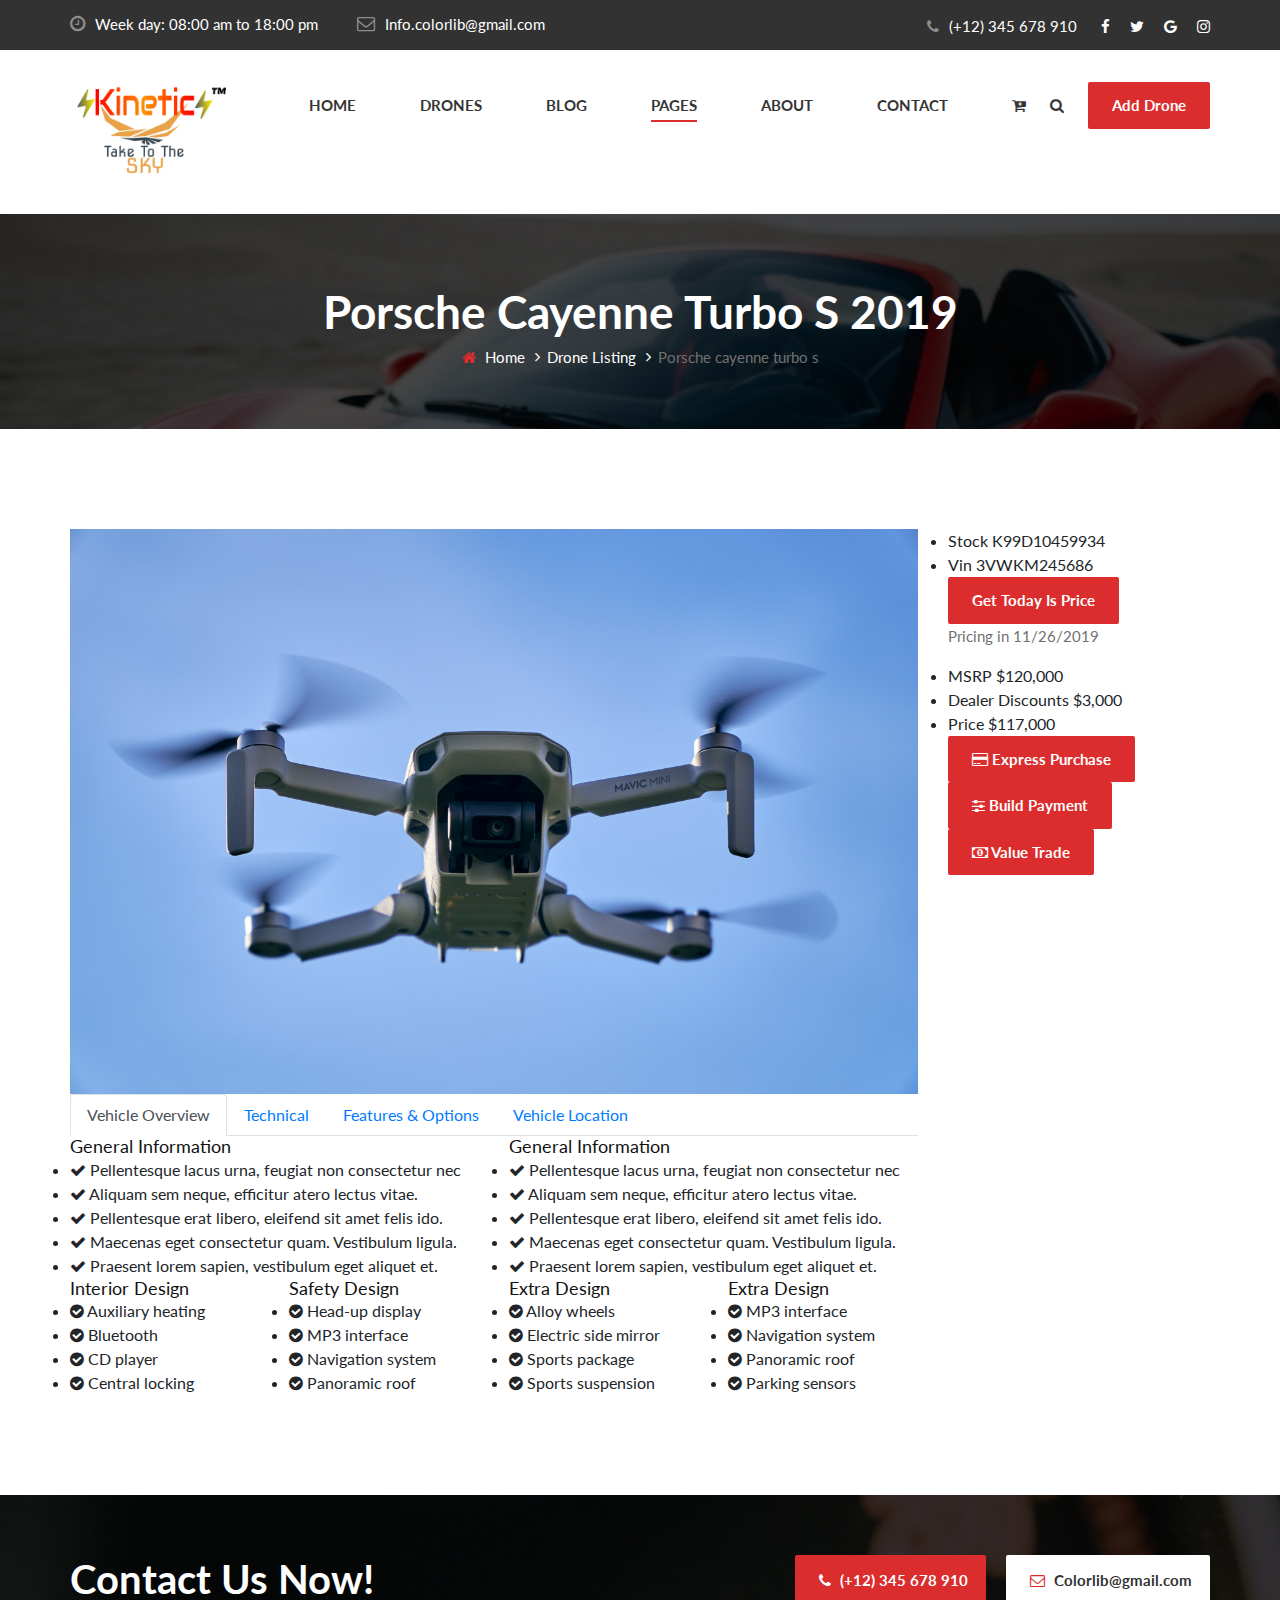
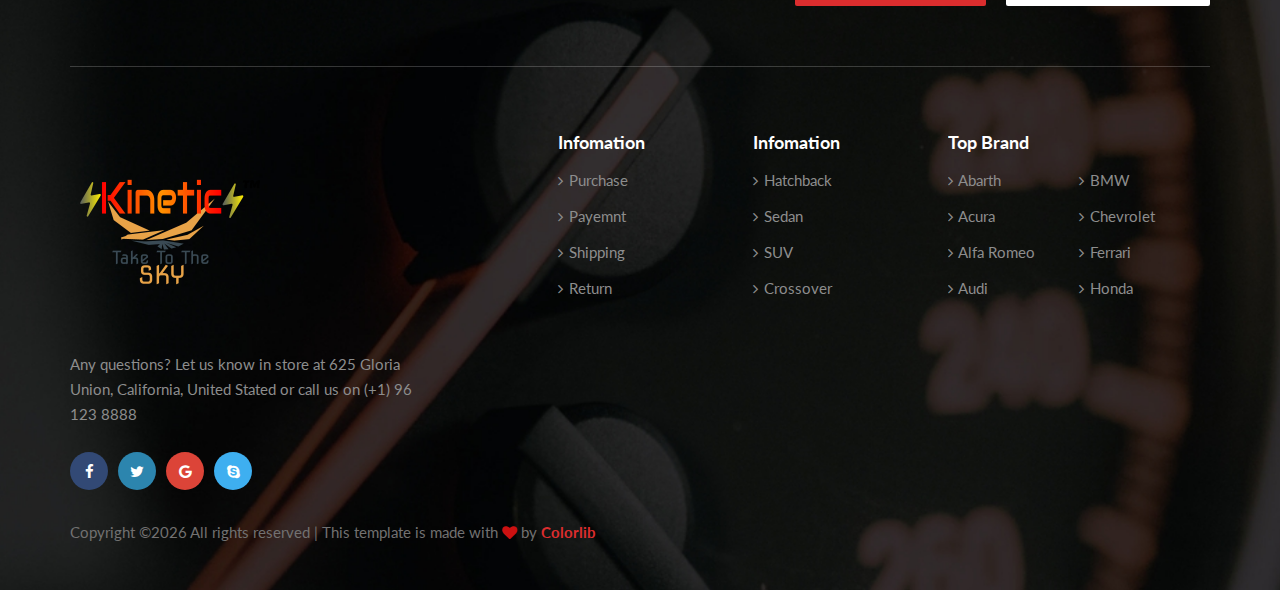
<file: drone-details.html>
<!DOCTYPE html>
<html lang="en">

<head>
    <meta charset="UTF-8">
    <meta name="description" content="HVAC Template">
    <meta name="keywords" content="HVAC, unica, creative, html">
    <meta name="viewport" content="width=device-width, initial-scale=1.0">
    <meta http-equiv="X-UA-Compatible" content="ie=edge">
    <title>HVAC | Template</title>

    <!-- Google Font -->
    <link href="https://fonts.googleapis.com/css2?family=Lato:wght@300;400;700;900&display=swap" rel="stylesheet">

    <!-- Css Styles -->
    <link rel="stylesheet" href="css/bootstrap.min.css" type="text/css">
    <link rel="stylesheet" href="css/font-awesome.min.css" type="text/css">
    <link rel="stylesheet" href="css/elegant-icons.css" type="text/css">
    <link rel="stylesheet" href="css/nice-select.css" type="text/css">
    <link rel="stylesheet" href="css/magnific-popup.css" type="text/css">
    <link rel="stylesheet" href="css/jquery-ui.min.css" type="text/css">
    <link rel="stylesheet" href="css/owl.carousel.min.css" type="text/css">
    <link rel="stylesheet" href="css/slicknav.min.css" type="text/css">
    <link rel="stylesheet" href="css/style.css" type="text/css">
</head>

<body>
    <!-- Page Preloder -->
    <div id="preloder">
        <div class="loader"></div>
    </div>

    <!-- Offcanvas Menu Begin -->
    <div class="offcanvas-menu-overlay"></div>
    <div class="offcanvas-menu-wrapper">
        <div class="offcanvas__widget">
            <a href="#"><i class="fa fa-cart-plus"></i></a>
            <a href="#" class="search-switch"><i class="fa fa-search"></i></a>
            <a href="#" class="primary-btn">Add Drone</a>
        </div>
        <div class="offcanvas__logo">
            <a href="./index.html"><img src="img/logo.png" alt=""></a>
        </div>
        <div id="mobile-menu-wrap"></div>
        <ul class="offcanvas__widget__add">
            <li><i class="fa fa-clock-o"></i> Week day: 08:00 am to 18:00 pm</li>
            <li><i class="fa fa-envelope-o"></i> Info.colorlib@gmail.com</li>
        </ul>
        <div class="offcanvas__phone__num">
            <i class="fa fa-phone"></i>
            <span>(+12) 345 678 910</span>
        </div>
        <div class="offcanvas__social">
            <a href="#"><i class="fa fa-facebook"></i></a>
            <a href="#"><i class="fa fa-twitter"></i></a>
            <a href="#"><i class="fa fa-google"></i></a>
            <a href="#"><i class="fa fa-instagram"></i></a>
        </div>
    </div>
    <!-- Offcanvas Menu End -->

    <!-- Header Section Begin -->
    <header class="header">
        <div class="header__top">
            <div class="container">
                <div class="row">
                    <div class="col-lg-7">
                        <ul class="header__top__widget">
                            <li><i class="fa fa-clock-o"></i> Week day: 08:00 am to 18:00 pm</li>
                            <li><i class="fa fa-envelope-o"></i> Info.colorlib@gmail.com</li>
                        </ul>
                    </div>
                    <div class="col-lg-5">
                        <div class="header__top__right">
                            <div class="header__top__phone">
                                <i class="fa fa-phone"></i>
                                <span>(+12) 345 678 910</span>
                            </div>
                            <div class="header__top__social">
                                <a href="#"><i class="fa fa-facebook"></i></a>
                                <a href="#"><i class="fa fa-twitter"></i></a>
                                <a href="#"><i class="fa fa-google"></i></a>
                                <a href="#"><i class="fa fa-instagram"></i></a>
                            </div>
                        </div>
                    </div>
                </div>
            </div>
        </div>
        <div class="container">
            <div class="row">
                <div class="col-lg-2">
                    <div class="header__logo">
                        <a href="./index.html"><img src="img/logo.png" alt=""></a>
                    </div>
                </div>
                <div class="col-lg-10">
                    <div class="header__nav">
                        <nav class="header__menu">
                            <ul>
                                <li><a href="./index.html">Home</a></li>
                                <li><a href="./drone.html">Drones</a></li>
                                <li><a href="./blog.html">Blog</a></li>
                                <li class="active"><a href="#">Pages</a>
                                    <ul class="dropdown">
                                        <li><a href="./about.html">About Us</a></li>
                                        <li><a href="./drone-details.html">Drone Details</a></li>
                                        <li><a href="./blog-details.html">Blog Details</a></li>
                                    </ul>
                                </li>
                                <li><a href="./about.html">About</a></li>
                                <li><a href="./contact.html">Contact</a></li>
                            </ul>
                        </nav>
                        <div class="header__nav__widget">
                            <div class="header__nav__widget__btn">
                                <a href="#"><i class="fa fa-cart-plus"></i></a>
                                <a href="#" class="search-switch"><i class="fa fa-search"></i></a>
                            </div>
                            <a href="#" class="primary-btn">Add Drone</a>
                        </div>
                    </div>
                </div>
            </div>
            <div class="canvas__open">
                <span class="fa fa-bars"></span>
            </div>
        </div>
    </header>
    <!-- Header Section End -->

    <!-- Breadcrumb End -->
    <div class="breadcrumb-option set-bg" data-setbg="img/breadcrumb-bg.jpg">
        <div class="container">
            <div class="row">
                <div class="col-lg-12 text-center">
                    <div class="breadcrumb__text">
                        <h2>Porsche Cayenne Turbo S 2019</h2>
                        <div class="breadcrumb__links">
                            <a href="./index.html"><i class="fa fa-home"></i> Home</a>
                            <a href="#">Drone Listing</a>
                            <span>Porsche cayenne turbo s</span>
                        </div>
                    </div>
                </div>
            </div>
        </div>
    </div>
    <!-- Breadcrumb Begin -->

    <!-- Drone Details Section Begin -->
    <section class="drone-details spad">
        <div class="container">
            <div class="row">
                <div class="col-lg-9">
                    <div class="drone__details__pic">
                        <div class="drone__details__pic__large">
                            <img class="drone-big-img" src="img/drones/details/cd-1.jpg" alt="">
                        </div>
                        <div class="drone-thumbs">
                            <div class="drone-thumbs-track drone__thumb__slider owl-carousel">
                                <div class="ct" data-imgbigurl="img/drones/details/cd-2.jpg"><img
                                        src="img/drones/details/sm-1.jpg" alt=""></div>
                                <div class="ct" data-imgbigurl="img/drones/details/cd-3.jpg"><img
                                        src="img/drones/details/sm-2.jpg" alt=""></div>
                                <div class="ct" data-imgbigurl="img/drones/details/cd-4.jpg"><img
                                        src="img/drones/details/sm-3.jpg" alt=""></div>
                                <div class="ct" data-imgbigurl="img/drones/details/cd-5.jpg"><img
                                        src="img/drones/details/sm-4.jpg" alt=""></div>
                                <div class="ct" data-imgbigurl="img/drones/details/cd-6.jpg"><img
                                        src="img/drones/details/sm-5.jpg" alt=""></div>
                            </div>
                        </div>
                    </div>
                    <div class="drone__details__tab">
                        <ul class="nav nav-tabs" role="tablist">
                            <li class="nav-item">
                                <a class="nav-link active" data-toggle="tab" href="#tabs-1" role="tab">Vehicle
                                    Overview</a>
                            </li>
                            <li class="nav-item">
                                <a class="nav-link" data-toggle="tab" href="#tabs-2" role="tab">Technical</a>
                            </li>
                            <li class="nav-item">
                                <a class="nav-link" data-toggle="tab" href="#tabs-3" role="tab">Features & Options</a>
                            </li>
                            <li class="nav-item">
                                <a class="nav-link" data-toggle="tab" href="#tabs-4" role="tab">Vehicle Location</a>
                            </li>
                        </ul>
                        <div class="tab-content">
                            <div class="tab-pane active" id="tabs-1" role="tabpanel">
                                <div class="drone__details__tab__info">
                                    <div class="row">
                                        <div class="col-lg-6 col-md-6">
                                            <div class="drone__details__tab__info__item">
                                                <h5>General Information</h5>
                                                <ul>
                                                    <li><i class="fa fa-check"></i> Pellentesque lacus urna, feugiat non
                                                        consectetur nec</li>
                                                    <li><i class="fa fa-check"></i> Aliquam sem neque, efficitur atero
                                                        lectus vitae.</li>
                                                    <li><i class="fa fa-check"></i> Pellentesque erat libero, eleifend
                                                        sit amet felis ido.</li>
                                                    <li><i class="fa fa-check"></i> Maecenas eget consectetur quam.
                                                        Vestibulum ligula.</li>
                                                    <li><i class="fa fa-check"></i> Praesent lorem sapien, vestibulum
                                                        eget aliquet et.</li>
                                                </ul>
                                            </div>
                                        </div>
                                        <div class="col-lg-6 col-md-6">
                                            <div class="drone__details__tab__info__item">
                                                <h5>General Information</h5>
                                                <ul>
                                                    <li><i class="fa fa-check"></i> Pellentesque lacus urna, feugiat non
                                                        consectetur nec</li>
                                                    <li><i class="fa fa-check"></i> Aliquam sem neque, efficitur atero
                                                        lectus vitae.</li>
                                                    <li><i class="fa fa-check"></i> Pellentesque erat libero, eleifend
                                                        sit amet felis ido.</li>
                                                    <li><i class="fa fa-check"></i> Maecenas eget consectetur quam.
                                                        Vestibulum ligula.</li>
                                                    <li><i class="fa fa-check"></i> Praesent lorem sapien, vestibulum
                                                        eget aliquet et.</li>
                                                </ul>
                                            </div>
                                        </div>
                                    </div>
                                </div>
                                <div class="drone__details__tab__feature">
                                    <div class="row">
                                        <div class="col-lg-3 col-md-6 col-sm-6">
                                            <div class="drone__details__tab__feature__item">
                                                <h5>Interior Design</h5>
                                                <ul>
                                                    <li><i class="fa fa-check-circle"></i> Auxiliary heating</li>
                                                    <li><i class="fa fa-check-circle"></i> Bluetooth</li>
                                                    <li><i class="fa fa-check-circle"></i> CD player</li>
                                                    <li><i class="fa fa-check-circle"></i> Central locking</li>
                                                </ul>
                                            </div>
                                        </div>
                                        <div class="col-lg-3 col-md-6 col-sm-6">
                                            <div class="drone__details__tab__feature__item">
                                                <h5>Safety Design</h5>
                                                <ul>
                                                    <li><i class="fa fa-check-circle"></i> Head-up display</li>
                                                    <li><i class="fa fa-check-circle"></i> MP3 interface</li>
                                                    <li><i class="fa fa-check-circle"></i> Navigation system</li>
                                                    <li><i class="fa fa-check-circle"></i> Panoramic roof</li>
                                                </ul>
                                            </div>
                                        </div>
                                        <div class="col-lg-3 col-md-6 col-sm-6">
                                            <div class="drone__details__tab__feature__item">
                                                <h5>Extra Design</h5>
                                                <ul>
                                                    <li><i class="fa fa-check-circle"></i> Alloy wheels</li>
                                                    <li><i class="fa fa-check-circle"></i> Electric side mirror</li>
                                                    <li><i class="fa fa-check-circle"></i> Sports package</li>
                                                    <li><i class="fa fa-check-circle"></i> Sports suspension</li>
                                                </ul>
                                            </div>
                                        </div>
                                        <div class="col-lg-3 col-md-6 col-sm-6">
                                            <div class="drone__details__tab__feature__item">
                                                <h5>Extra Design</h5>
                                                <ul>
                                                    <li><i class="fa fa-check-circle"></i> MP3 interface</li>
                                                    <li><i class="fa fa-check-circle"></i> Navigation system</li>
                                                    <li><i class="fa fa-check-circle"></i> Panoramic roof</li>
                                                    <li><i class="fa fa-check-circle"></i> Parking sensors</li>
                                                </ul>
                                            </div>
                                        </div>
                                    </div>
                                </div>
                            </div>
                            <div class="tab-pane" id="tabs-2" role="tabpanel">
                                <div class="drone__details__tab__info">
                                    <div class="row">
                                        <div class="col-lg-6 col-md-6">
                                            <div class="drone__details__tab__info__item">
                                                <h5>General Information2</h5>
                                                <ul>
                                                    <li><i class="fa fa-check"></i> Pellentesque lacus urna, feugiat non
                                                        consectetur nec</li>
                                                    <li><i class="fa fa-check"></i> Aliquam sem neque, efficitur atero
                                                        lectus vitae.</li>
                                                    <li><i class="fa fa-check"></i> Pellentesque erat libero, eleifend
                                                        sit amet felis ido.</li>
                                                    <li><i class="fa fa-check"></i> Maecenas eget consectetur quam.
                                                        Vestibulum ligula.</li>
                                                    <li><i class="fa fa-check"></i> Praesent lorem sapien, vestibulum
                                                        eget aliquet et.</li>
                                                </ul>
                                            </div>
                                        </div>
                                        <div class="col-lg-6 col-md-6">
                                            <div class="drone__details__tab__info__item">
                                                <h5>General Information</h5>
                                                <ul>
                                                    <li><i class="fa fa-check"></i> Pellentesque lacus urna, feugiat non
                                                        consectetur nec</li>
                                                    <li><i class="fa fa-check"></i> Aliquam sem neque, efficitur atero
                                                        lectus vitae.</li>
                                                    <li><i class="fa fa-check"></i> Pellentesque erat libero, eleifend
                                                        sit amet felis ido.</li>
                                                    <li><i class="fa fa-check"></i> Maecenas eget consectetur quam.
                                                        Vestibulum ligula.</li>
                                                    <li><i class="fa fa-check"></i> Praesent lorem sapien, vestibulum
                                                        eget aliquet et.</li>
                                                </ul>
                                            </div>
                                        </div>
                                    </div>
                                </div>
                                <div class="drone__details__tab__feature">
                                    <div class="row">
                                        <div class="col-lg-3 col-md-6 col-sm-6">
                                            <div class="drone__details__tab__feature__item">
                                                <h5>Interior Design</h5>
                                                <ul>
                                                    <li><i class="fa fa-check-circle"></i> Auxiliary heating</li>
                                                    <li><i class="fa fa-check-circle"></i> Bluetooth</li>
                                                    <li><i class="fa fa-check-circle"></i> CD player</li>
                                                    <li><i class="fa fa-check-circle"></i> Central locking</li>
                                                </ul>
                                            </div>
                                        </div>
                                        <div class="col-lg-3 col-md-6 col-sm-6">
                                            <div class="drone__details__tab__feature__item">
                                                <h5>Safety Design</h5>
                                                <ul>
                                                    <li><i class="fa fa-check-circle"></i> Head-up display</li>
                                                    <li><i class="fa fa-check-circle"></i> MP3 interface</li>
                                                    <li><i class="fa fa-check-circle"></i> Navigation system</li>
                                                    <li><i class="fa fa-check-circle"></i> Panoramic roof</li>
                                                </ul>
                                            </div>
                                        </div>
                                        <div class="col-lg-3 col-md-6 col-sm-6">
                                            <div class="drone__details__tab__feature__item">
                                                <h5>Extra Design</h5>
                                                <ul>
                                                    <li><i class="fa fa-check-circle"></i> Alloy wheels</li>
                                                    <li><i class="fa fa-check-circle"></i> Electric side mirror</li>
                                                    <li><i class="fa fa-check-circle"></i> Sports package</li>
                                                    <li><i class="fa fa-check-circle"></i> Sports suspension</li>
                                                </ul>
                                            </div>
                                        </div>
                                        <div class="col-lg-3 col-md-6 col-sm-6">
                                            <div class="drone__details__tab__feature__item">
                                                <h5>Extra Design</h5>
                                                <ul>
                                                    <li><i class="fa fa-check-circle"></i> MP3 interface</li>
                                                    <li><i class="fa fa-check-circle"></i> Navigation system</li>
                                                    <li><i class="fa fa-check-circle"></i> Panoramic roof</li>
                                                    <li><i class="fa fa-check-circle"></i> Parking sensors</li>
                                                </ul>
                                            </div>
                                        </div>
                                    </div>
                                </div>
                            </div>
                            <div class="tab-pane" id="tabs-3" role="tabpanel">
                                <div class="drone__details__tab__info">
                                    <div class="row">
                                        <div class="col-lg-6 col-md-6">
                                            <div class="drone__details__tab__info__item">
                                                <h5>General Information3</h5>
                                                <ul>
                                                    <li><i class="fa fa-check"></i> Pellentesque lacus urna, feugiat non
                                                        consectetur nec</li>
                                                    <li><i class="fa fa-check"></i> Aliquam sem neque, efficitur atero
                                                        lectus vitae.</li>
                                                    <li><i class="fa fa-check"></i> Pellentesque erat libero, eleifend
                                                        sit amet felis ido.</li>
                                                    <li><i class="fa fa-check"></i> Maecenas eget consectetur quam.
                                                        Vestibulum ligula.</li>
                                                    <li><i class="fa fa-check"></i> Praesent lorem sapien, vestibulum
                                                        eget aliquet et.</li>
                                                </ul>
                                            </div>
                                        </div>
                                        <div class="col-lg-6 col-md-6">
                                            <div class="drone__details__tab__info__item">
                                                <h5>General Information</h5>
                                                <ul>
                                                    <li><i class="fa fa-check"></i> Pellentesque lacus urna, feugiat non
                                                        consectetur nec</li>
                                                    <li><i class="fa fa-check"></i> Aliquam sem neque, efficitur atero
                                                        lectus vitae.</li>
                                                    <li><i class="fa fa-check"></i> Pellentesque erat libero, eleifend
                                                        sit amet felis ido.</li>
                                                    <li><i class="fa fa-check"></i> Maecenas eget consectetur quam.
                                                        Vestibulum ligula.</li>
                                                    <li><i class="fa fa-check"></i> Praesent lorem sapien, vestibulum
                                                        eget aliquet et.</li>
                                                </ul>
                                            </div>
                                        </div>
                                    </div>
                                </div>
                                <div class="drone__details__tab__feature">
                                    <div class="row">
                                        <div class="col-lg-3 col-md-6 col-sm-6">
                                            <div class="drone__details__tab__feature__item">
                                                <h5>Interior Design</h5>
                                                <ul>
                                                    <li><i class="fa fa-check-circle"></i> Auxiliary heating</li>
                                                    <li><i class="fa fa-check-circle"></i> Bluetooth</li>
                                                    <li><i class="fa fa-check-circle"></i> CD player</li>
                                                    <li><i class="fa fa-check-circle"></i> Central locking</li>
                                                </ul>
                                            </div>
                                        </div>
                                        <div class="col-lg-3 col-md-6 col-sm-6">
                                            <div class="drone__details__tab__feature__item">
                                                <h5>Safety Design</h5>
                                                <ul>
                                                    <li><i class="fa fa-check-circle"></i> Head-up display</li>
                                                    <li><i class="fa fa-check-circle"></i> MP3 interface</li>
                                                    <li><i class="fa fa-check-circle"></i> Navigation system</li>
                                                    <li><i class="fa fa-check-circle"></i> Panoramic roof</li>
                                                </ul>
                                            </div>
                                        </div>
                                        <div class="col-lg-3 col-md-6 col-sm-6">
                                            <div class="drone__details__tab__feature__item">
                                                <h5>Extra Design</h5>
                                                <ul>
                                                    <li><i class="fa fa-check-circle"></i> Alloy wheels</li>
                                                    <li><i class="fa fa-check-circle"></i> Electric side mirror</li>
                                                    <li><i class="fa fa-check-circle"></i> Sports package</li>
                                                    <li><i class="fa fa-check-circle"></i> Sports suspension</li>
                                                </ul>
                                            </div>
                                        </div>
                                        <div class="col-lg-3 col-md-6 col-sm-6">
                                            <div class="drone__details__tab__feature__item">
                                                <h5>Extra Design</h5>
                                                <ul>
                                                    <li><i class="fa fa-check-circle"></i> MP3 interface</li>
                                                    <li><i class="fa fa-check-circle"></i> Navigation system</li>
                                                    <li><i class="fa fa-check-circle"></i> Panoramic roof</li>
                                                    <li><i class="fa fa-check-circle"></i> Parking sensors</li>
                                                </ul>
                                            </div>
                                        </div>
                                    </div>
                                </div>
                            </div>
                            <div class="tab-pane" id="tabs-4" role="tabpanel">
                                <div class="drone__details__tab__info">
                                    <div class="row">
                                        <div class="col-lg-6 col-md-6">
                                            <div class="drone__details__tab__info__item">
                                                <h5>General Information4</h5>
                                                <ul>
                                                    <li><i class="fa fa-check"></i> Pellentesque lacus urna, feugiat non
                                                        consectetur nec</li>
                                                    <li><i class="fa fa-check"></i> Aliquam sem neque, efficitur atero
                                                        lectus vitae.</li>
                                                    <li><i class="fa fa-check"></i> Pellentesque erat libero, eleifend
                                                        sit amet felis ido.</li>
                                                    <li><i class="fa fa-check"></i> Maecenas eget consectetur quam.
                                                        Vestibulum ligula.</li>
                                                    <li><i class="fa fa-check"></i> Praesent lorem sapien, vestibulum
                                                        eget aliquet et.</li>
                                                </ul>
                                            </div>
                                        </div>
                                        <div class="col-lg-6 col-md-6">
                                            <div class="drone__details__tab__info__item">
                                                <h5>General Information</h5>
                                                <ul>
                                                    <li><i class="fa fa-check"></i> Pellentesque lacus urna, feugiat non
                                                        consectetur nec</li>
                                                    <li><i class="fa fa-check"></i> Aliquam sem neque, efficitur atero
                                                        lectus vitae.</li>
                                                    <li><i class="fa fa-check"></i> Pellentesque erat libero, eleifend
                                                        sit amet felis ido.</li>
                                                    <li><i class="fa fa-check"></i> Maecenas eget consectetur quam.
                                                        Vestibulum ligula.</li>
                                                    <li><i class="fa fa-check"></i> Praesent lorem sapien, vestibulum
                                                        eget aliquet et.</li>
                                                </ul>
                                            </div>
                                        </div>
                                    </div>
                                </div>
                                <div class="drone__details__tab__feature">
                                    <div class="row">
                                        <div class="col-lg-3 col-md-6 col-sm-6">
                                            <div class="drone__details__tab__feature__item">
                                                <h5>Interior Design</h5>
                                                <ul>
                                                    <li><i class="fa fa-check-circle"></i> Auxiliary heating</li>
                                                    <li><i class="fa fa-check-circle"></i> Bluetooth</li>
                                                    <li><i class="fa fa-check-circle"></i> CD player</li>
                                                    <li><i class="fa fa-check-circle"></i> Central locking</li>
                                                </ul>
                                            </div>
                                        </div>
                                        <div class="col-lg-3 col-md-6 col-sm-6">
                                            <div class="drone__details__tab__feature__item">
                                                <h5>Safety Design</h5>
                                                <ul>
                                                    <li><i class="fa fa-check-circle"></i> Head-up display</li>
                                                    <li><i class="fa fa-check-circle"></i> MP3 interface</li>
                                                    <li><i class="fa fa-check-circle"></i> Navigation system</li>
                                                    <li><i class="fa fa-check-circle"></i> Panoramic roof</li>
                                                </ul>
                                            </div>
                                        </div>
                                        <div class="col-lg-3 col-md-6 col-sm-6">
                                            <div class="drone__details__tab__feature__item">
                                                <h5>Extra Design</h5>
                                                <ul>
                                                    <li><i class="fa fa-check-circle"></i> Alloy wheels</li>
                                                    <li><i class="fa fa-check-circle"></i> Electric side mirror</li>
                                                    <li><i class="fa fa-check-circle"></i> Sports package</li>
                                                    <li><i class="fa fa-check-circle"></i> Sports suspension</li>
                                                </ul>
                                            </div>
                                        </div>
                                        <div class="col-lg-3 col-md-6 col-sm-6">
                                            <div class="drone__details__tab__feature__item">
                                                <h5>Extra Design</h5>
                                                <ul>
                                                    <li><i class="fa fa-check-circle"></i> MP3 interface</li>
                                                    <li><i class="fa fa-check-circle"></i> Navigation system</li>
                                                    <li><i class="fa fa-check-circle"></i> Panoramic roof</li>
                                                    <li><i class="fa fa-check-circle"></i> Parking sensors</li>
                                                </ul>
                                            </div>
                                        </div>
                                    </div>
                                </div>
                            </div>
                        </div>
                    </div>
                </div>
                <div class="col-lg-3">
                    <div class="drone__details__sidebar">
                        <div class="drone__details__sidebar__model">
                            <ul>
                                <li>Stock <span>K99D10459934</span></li>
                                <li>Vin <span>3VWKM245686</span></li>
                            </ul>
                            <a href="#" class="primary-btn">Get Today Is Price</a>
                            <p>Pricing in 11/26/2019</p>
                        </div>
                        <div class="drone__details__sidebar__payment">
                            <ul>
                                <li>MSRP <span>$120,000</span></li>
                                <li>Dealer Discounts <span>$3,000</span></li>
                                <li>Price <span>$117,000</span></li>
                            </ul>
                            <a href="#" class="primary-btn"><i class="fa fa-credit-card"></i> Express Purchase</a>
                            <a href="#" class="primary-btn sidebar-btn"><i class="fa fa-sliders"></i> Build Payment</a>
                            <a href="#" class="primary-btn sidebar-btn"><i class="fa fa-money"></i> Value Trade</a>
                        </div>
                    </div>
                </div>
            </div>
        </div>
    </section>
    <!-- Drone Details Section End -->

    <!-- Footer Section Begin -->
    <footer class="footer set-bg" data-setbg="img/footer-bg.jpg">
        <div class="container">
            <div class="footer__contact">
                <div class="row">
                    <div class="col-lg-6 col-md-6">
                        <div class="footer__contact__title">
                            <h2>Contact Us Now!</h2>
                        </div>
                    </div>
                    <div class="col-lg-6 col-md-6">
                        <div class="footer__contact__option">
                            <div class="option__item"><i class="fa fa-phone"></i> (+12) 345 678 910</div>
                            <div class="option__item email"><i class="fa fa-envelope-o"></i> Colorlib@gmail.com</div>
                        </div>
                    </div>
                </div>
            </div>
            <div class="row">
                <div class="col-lg-4 col-md-4">
                    <div class="footer__about">
                        <div class="footer__logo">
                            <a href="#"><img src="img/footer-logo.png" alt=""></a>
                        </div>
                        <p>Any questions? Let us know in store at 625 Gloria Union, California, United Stated or call us
                            on (+1) 96 123 8888</p>
                        <div class="footer__social">
                            <a href="#" class="facebook"><i class="fa fa-facebook"></i></a>
                            <a href="#" class="twitter"><i class="fa fa-twitter"></i></a>
                            <a href="#" class="google"><i class="fa fa-google"></i></a>
                            <a href="#" class="skype"><i class="fa fa-skype"></i></a>
                        </div>
                    </div>
                </div>
                <div class="col-lg-2 offset-lg-1 col-md-3">
                    <div class="footer__widget">
                        <h5>Infomation</h5>
                        <ul>
                            <li><a href="#"><i class="fa fa-angle-right"></i> Purchase</a></li>
                            <li><a href="#"><i class="fa fa-angle-right"></i> Payemnt</a></li>
                            <li><a href="#"><i class="fa fa-angle-right"></i> Shipping</a></li>
                            <li><a href="#"><i class="fa fa-angle-right"></i> Return</a></li>
                        </ul>
                    </div>
                </div>
                <div class="col-lg-2 col-md-3">
                    <div class="footer__widget">
                        <h5>Infomation</h5>
                        <ul>
                            <li><a href="#"><i class="fa fa-angle-right"></i> Hatchback</a></li>
                            <li><a href="#"><i class="fa fa-angle-right"></i> Sedan</a></li>
                            <li><a href="#"><i class="fa fa-angle-right"></i> SUV</a></li>
                            <li><a href="#"><i class="fa fa-angle-right"></i> Crossover</a></li>
                        </ul>
                    </div>
                </div>
                <div class="col-lg-3 col-md-6">
                    <div class="footer__brand">
                        <h5>Top Brand</h5>
                        <ul>
                            <li><a href="#"><i class="fa fa-angle-right"></i> Abarth</a></li>
                            <li><a href="#"><i class="fa fa-angle-right"></i> Acura</a></li>
                            <li><a href="#"><i class="fa fa-angle-right"></i> Alfa Romeo</a></li>
                            <li><a href="#"><i class="fa fa-angle-right"></i> Audi</a></li>
                        </ul>
                        <ul>
                            <li><a href="#"><i class="fa fa-angle-right"></i> BMW</a></li>
                            <li><a href="#"><i class="fa fa-angle-right"></i> Chevrolet</a></li>
                            <li><a href="#"><i class="fa fa-angle-right"></i> Ferrari</a></li>
                            <li><a href="#"><i class="fa fa-angle-right"></i> Honda</a></li>
                        </ul>
                    </div>
                </div>
            </div>
            <!-- Link back to Colorlib can't be removed. Template is licensed under CC BY 3.0. -->
            <div class="footer__copyright__text">
                <p>Copyright &copy;<script>document.write(new Date().getFullYear());</script> All rights reserved | This template is made with <i class="fa fa-heart" aria-hidden="true"></i> by <a href="https://colorlib.com" target="_blank">Colorlib</a></p>
            </div>
            <!-- Link back to Colorlib can't be removed. Template is licensed under CC BY 3.0. -->
        </div>
    </footer>
    <!-- Footer Section End -->

    <!-- Search Begin -->
    <div class="search-model">
        <div class="h-100 d-flex align-items-center justify-content-center">
            <div class="search-close-switch">+</div>
            <form class="search-model-form">
                <input type="text" id="search-input" placeholder="Search here.....">
            </form>
        </div>
    </div>
    <!-- Search End -->

    <!-- Js Plugins -->
    <script src="js/jquery-3.3.1.min.js"></script>
    <script src="js/bootstrap.min.js"></script>
    <script src="js/jquery.nice-select.min.js"></script>
    <script src="js/jquery-ui.min.js"></script>
    <script src="js/jquery.magnific-popup.min.js"></script>
    <script src="js/mixitup.min.js"></script>
    <script src="js/jquery.slicknav.js"></script>
    <script src="js/owl.carousel.min.js"></script>
    <script src="js/main.js"></script>
</body>

</html>
</file>
<file: Source/jquery-nice-select-1.1.0/css/style.css>
.nice-select {
  -webkit-tap-highlight-color: transparent;
  background-color: #fff;
  border-radius: 5px;
  border: solid 1px #e0e7ee;
  box-sizing: border-box;
  clear: both;
  cursor: pointer;
  display: block;
  float: left;
  font-family: inherit;
  font-size: 14px;
  font-weight: normal;
  height: 42px;
  line-height: 40px;
  outline: none;
  padding-left: 18px;
  padding-right: 30px;
  position: relative;
  text-align: left !important;
  -webkit-transition: all 0.2s ease-in-out;
  transition: all 0.2s ease-in-out;
  -webkit-user-select: none;
     -moz-user-select: none;
      -ms-user-select: none;
          user-select: none;
  white-space: nowrap;
  width: auto; }
  .nice-select:hover {
    border-color: #d0dae5; }
  .nice-select:active, .nice-select.open, .nice-select:focus {
    border-color: #88bfff; }
  .nice-select:after {
    border-bottom: 2px solid #90a1b5;
    border-right: 2px solid #90a1b5;
    content: '';
    display: block;
    height: 5px;
    margin-top: -4px;
    pointer-events: none;
    position: absolute;
    right: 12px;
    top: 50%;
    -webkit-transform-origin: 66% 66%;
        -ms-transform-origin: 66% 66%;
            transform-origin: 66% 66%;
    -webkit-transform: rotate(45deg);
        -ms-transform: rotate(45deg);
            transform: rotate(45deg);
    -webkit-transition: all 0.15s ease-in-out;
    transition: all 0.15s ease-in-out;
    width: 5px; }
  .nice-select.open:after {
    -webkit-transform: rotate(-135deg);
        -ms-transform: rotate(-135deg);
            transform: rotate(-135deg); }
  .nice-select.open .list {
    opacity: 1;
    pointer-events: auto;
    -webkit-transform: scale(1) translateY(0);
        -ms-transform: scale(1) translateY(0);
            transform: scale(1) translateY(0); }
  .nice-select.disabled {
    border-color: #e7ecf2;
    color: #90a1b5;
    pointer-events: none; }
    .nice-select.disabled:after {
      border-color: #cdd5de; }
  .nice-select.wide {
    width: 100%; }
    .nice-select.wide .list {
      left: 0 !important;
      right: 0 !important; }
  .nice-select.right {
    float: right; }
    .nice-select.right .list {
      left: auto;
      right: 0; }
  .nice-select.small {
    font-size: 12px;
    height: 36px;
    line-height: 34px; }
    .nice-select.small:after {
      height: 4px;
      width: 4px; }
    .nice-select.small .option {
      line-height: 34px;
      min-height: 34px; }
  .nice-select .list {
    background-color: #fff;
    border-radius: 5px;
    box-shadow: 0 0 0 1px rgba(68, 88, 112, 0.11);
    box-sizing: border-box;
    margin-top: 4px;
    opacity: 0;
    overflow: hidden;
    padding: 0;
    pointer-events: none;
    position: absolute;
    top: 100%;
    left: 0;
    -webkit-transform-origin: 50% 0;
        -ms-transform-origin: 50% 0;
            transform-origin: 50% 0;
    -webkit-transform: scale(0.75) translateY(-21px);
        -ms-transform: scale(0.75) translateY(-21px);
            transform: scale(0.75) translateY(-21px);
    -webkit-transition: all 0.2s cubic-bezier(0.5, 0, 0, 1.25), opacity 0.15s ease-out;
    transition: all 0.2s cubic-bezier(0.5, 0, 0, 1.25), opacity 0.15s ease-out;
    z-index: 9; }
    .nice-select .list:hover .option:not(:hover) {
      background-color: transparent !important; }
  .nice-select .option {
    cursor: pointer;
    font-weight: 400;
    line-height: 40px;
    list-style: none;
    min-height: 40px;
    outline: none;
    padding-left: 18px;
    padding-right: 29px;
    text-align: left;
    -webkit-transition: all 0.2s;
    transition: all 0.2s; }
    .nice-select .option:hover, .nice-select .option.focus, .nice-select .option.selected.focus {
      background-color: #f6f7f9; }
    .nice-select .option.selected {
      font-weight: bold; }
    .nice-select .option.disabled {
      background-color: transparent;
      color: #90a1b5;
      cursor: default; }

.no-csspointerevents .nice-select .list {
  display: none; }

.no-csspointerevents .nice-select.open .list {
  display: block; }

code[class*="language-"],
pre[class*="language-"] {
  border-radius: 2px;
  color: #445870;
  -webkit-hyphens: none;
      -ms-hyphens: none;
          hyphens: none;
  line-height: 1.5;
  -moz-tab-size: 4;
    -o-tab-size: 4;
       tab-size: 4;
  text-align: left;
  white-space: pre;
  word-break: normal;
  word-spacing: normal;
  word-wrap: normal;
  direction: ltr;
  font-family: Inconsolata, monospace;
  font-size: 13px;
  letter-spacing: 0; }

/* Code blocks */
pre[class*="language-"] {
  padding: 18px 24px;
  margin: 0 0 24px;
  overflow: auto; }

:not(pre) > code[class*="language-"],
pre[class*="language-"] {
  background: #f6f7f9; }

/* Inline code */
:not(pre) > code[class*="language-"] {
  padding: 0 2px 1px; }

.token.comment,
.token.prolog,
.token.doctype,
.token.cdata {
  color: #90a1b5; }

.token.punctuation {
  color: #999; }

.namespace {
  opacity: .7; }

.token.property,
.token.tag,
.token.boolean,
.token.number,
.token.constant,
.token.symbol,
.token.deleted {
  color: #EC4444; }

.token.selector,
.token.attr-name,
.token.string,
.token.char,
.token.builtin,
.token.inserted {
  color: #4ABF60; }

.token.operator,
.token.entity,
.token.url,
.language-css .token.string,
.style .token.string {
  color: #a67f59;
  background: rgba(255, 255, 255, 0.5); }

.token.atrule,
.token.attr-value,
.token.keyword {
  color: #55a1fb; }

.token.function {
  color: #DD4A68; }

.token.regex,
.token.important,
.token.variable {
  color: #e90; }

.token.important,
.token.bold {
  font-weight: bold; }

.token.italic {
  font-style: italic; }

.token.entity {
  cursor: help; }

body {
  -webkit-font-smoothing: antialiased;
  -moz-osx-font-smoothing: grayscale;
  color: #445870;
  font-family: 'Work Sans', sans-serif;
  font-size: 14px;
  font-weight: normal;
  letter-spacing: -0.25px;
  margin: 0;
  padding: 0 18px; }

p {
  line-height: 1.6;
  margin: 0 0 1.6em; }

h1 {
  font-size: 36px;
  font-weight: 300;
  letter-spacing: -2px;
  margin: 0 0 24px; }

h2 {
  font-size: 22px;
  font-weight: 400;
  margin: 0 0 12px;
  padding-top: 48px; }

h3 {
  font-size: 18px;
  font-weight: 400;
  margin: 0 0 12px;
  padding-top: 12px; }

ul {
  margin: 0;
  padding-left: 16px; }

a:not(.button) {
  color: #55a1fb;
  outline: none;
  text-decoration: none;
  -webkit-transition: all 0.2s ease-in-out;
  transition: all 0.2s ease-in-out;
  border-bottom: 1px solid transparent; }
  a:not(.button):hover, a:not(.button):focus {
    border-bottom: 1px solid #88bfff; }

::-moz-selection {
  background: #f3f4f7; }

::selection {
  background: #f3f4f7; }

.container {
  margin: 96px auto 60px;
  max-width: 40em; }

.box {
  background-color: #f6f7f9;
  border-radius: 2px;
  margin-bottom: 30px;
  padding: 24px 30px; }
  .box:before, .box:after {
    content: "";
    display: table; }
  .box:after {
    clear: both; }

label {
  color: #90a1b5;
  font-size: 11px;
  margin: 0 2px 4px;
  text-transform: uppercase;
  float: left; }
  label.right {
    float: right; }

.button {
  -webkit-tap-highlight-color: transparent;
  background-color: #55a1fb;
  border-radius: 5px;
  border: none;
  box-sizing: border-box;
  color: #fff;
  cursor: pointer;
  display: inline-block;
  font-weight: 600;
  height: 42px;
  line-height: 42px;
  outline: none;
  padding: 0 24px;
  text-align: center;
  text-decoration: none;
  -webkit-transition: all 0.2s ease-in-out;
  transition: all 0.2s ease-in-out;
  white-space: nowrap;
  width: auto; }
  .button:hover, .button:focus {
    background-color: #4196fb; }
  .button:active, .button.nice-select.open {
    background-color: #2d8bfa; }
  .button.light {
    background-color: #fff;
    border: 1px solid #e0e7ee;
    color: #55a1fb;
    line-height: 40px;
    margin-left: 24px; }
    .button.light:hover {
      border-color: #d0dae5; }
    .button.light:active, .button.light.nice-select.open, .button.light:focus {
      border-color: #88bfff; }
  @media screen and (max-width: 360px) {
    .button {
      width: 100%; }
      .button.light {
        margin: 18px 0 0; } }

.header {
  text-align: center;
  margin-bottom: 60px; }
  @media screen and (min-width: 600px) {
    .header {
      padding: 0 18px; } }
  .header p {
    color: #90a1b5;
    font-size: 18px;
    margin-bottom: 36px; }

.footer {
  text-align: center; }
  .footer p {
    margin-bottom: 90px; }

.credit {
  color: #90a1b5;
  clear: both;
  font-size: 12px;
  margin-top: 90px; }
</file>
<file: css/elegant-icons.css>
@font-face {
	font-family: 'ElegantIcons';
	src:url('../fonts/ElegantIcons.eot');
	src:url('../fonts/ElegantIcons.eot?#iefix') format('embedded-opentype'),
		url('../fonts/ElegantIcons.woff') format('woff'),
		url('../fonts/ElegantIcons.ttf') format('truetype'),
		url('../fonts/ElegantIcons.svg#ElegantIcons') format('svg');
	font-weight: normal;
	font-style: normal;
}

/* Use the following CSS code if you want to use data attributes for inserting your icons */
[data-icon]:before {
	font-family: 'ElegantIcons';
	content: attr(data-icon);
	speak: none;
	font-weight: normal;
	font-variant: normal;
	text-transform: none;
	line-height: 1;
	-webkit-font-smoothing: antialiased;
	-moz-osx-font-smoothing: grayscale;
}

/* Use the following CSS code if you want to have a class per icon */
/*
Instead of a list of all class selectors,
you can use the generic selector below, but it's slower:
[class*="your-class-prefix"] {
*/
.arrow_up, .arrow_down, .arrow_left, .arrow_right, .arrow_left-up, .arrow_right-up, .arrow_right-down, .arrow_left-down, .arrow-up-down, .arrow_up-down_alt, .arrow_left-right_alt, .arrow_left-right, .arrow_expand_alt2, .arrow_expand_alt, .arrow_condense, .arrow_expand, .arrow_move, .arrow_carrot-up, .arrow_carrot-down, .arrow_carrot-left, .arrow_carrot-right, .arrow_carrot-2up, .arrow_carrot-2down, .arrow_carrot-2left, .arrow_carrot-2right, .arrow_carrot-up_alt2, .arrow_carrot-down_alt2, .arrow_carrot-left_alt2, .arrow_carrot-right_alt2, .arrow_carrot-2up_alt2, .arrow_carrot-2down_alt2, .arrow_carrot-2left_alt2, .arrow_carrot-2right_alt2, .arrow_triangle-up, .arrow_triangle-down, .arrow_triangle-left, .arrow_triangle-right, .arrow_triangle-up_alt2, .arrow_triangle-down_alt2, .arrow_triangle-left_alt2, .arrow_triangle-right_alt2, .arrow_back, .icon_minus-06, .icon_plus, .icon_close, .icon_check, .icon_minus_alt2, .icon_plus_alt2, .icon_close_alt2, .icon_check_alt2, .icon_zoom-out_alt, .icon_zoom-in_alt, .icon_search, .icon_box-empty, .icon_box-selected, .icon_minus-box, .icon_plus-box, .icon_box-checked, .icon_circle-empty, .icon_circle-slelected, .icon_stop_alt2, .icon_stop, .icon_pause_alt2, .icon_pause, .icon_menu, .icon_menu-square_alt2, .icon_menu-circle_alt2, .icon_ul, .icon_ol, .icon_adjust-horiz, .icon_adjust-vert, .icon_document_alt, .icon_documents_alt, .icon_pencil, .icon_pencil-edit_alt, .icon_pencil-edit, .icon_folder-alt, .icon_folder-open_alt, .icon_folder-add_alt, .icon_info_alt, .icon_error-oct_alt, .icon_error-circle_alt, .icon_error-triangle_alt, .icon_question_alt2, .icon_question, .icon_comment_alt, .icon_chat_alt, .icon_vol-mute_alt, .icon_volume-low_alt, .icon_volume-high_alt, .icon_quotations, .icon_quotations_alt2, .icon_clock_alt, .icon_lock_alt, .icon_lock-open_alt, .icon_key_alt, .icon_cloud_alt, .icon_cloud-upload_alt, .icon_cloud-download_alt, .icon_image, .icon_images, .icon_lightbulb_alt, .icon_gift_alt, .icon_house_alt, .icon_genius, .icon_mobile, .icon_tablet, .icon_laptop, .icon_desktop, .icon_camera_alt, .icon_mail_alt, .icon_cone_alt, .icon_ribbon_alt, .icon_bag_alt, .icon_creditcard, .icon_cart_alt, .icon_paperclip, .icon_tag_alt, .icon_tags_alt, .icon_trash_alt, .icon_cursor_alt, .icon_mic_alt, .icon_compass_alt, .icon_pin_alt, .icon_pushpin_alt, .icon_map_alt, .icon_drawer_alt, .icon_toolbox_alt, .icon_book_alt, .icon_calendar, .icon_film, .icon_table, .icon_contacts_alt, .icon_headphones, .icon_lifesaver, .icon_piechart, .icon_refresh, .icon_link_alt, .icon_link, .icon_loading, .icon_blocked, .icon_archive_alt, .icon_heart_alt, .icon_star_alt, .icon_star-half_alt, .icon_star, .icon_star-half, .icon_tools, .icon_tool, .icon_cog, .icon_cogs, .arrow_up_alt, .arrow_down_alt, .arrow_left_alt, .arrow_right_alt, .arrow_left-up_alt, .arrow_right-up_alt, .arrow_right-down_alt, .arrow_left-down_alt, .arrow_condense_alt, .arrow_expand_alt3, .arrow_carrot_up_alt, .arrow_carrot-down_alt, .arrow_carrot-left_alt, .arrow_carrot-right_alt, .arrow_carrot-2up_alt, .arrow_carrot-2dwnn_alt, .arrow_carrot-2left_alt, .arrow_carrot-2right_alt, .arrow_triangle-up_alt, .arrow_triangle-down_alt, .arrow_triangle-left_alt, .arrow_triangle-right_alt, .icon_minus_alt, .icon_plus_alt, .icon_close_alt, .icon_check_alt, .icon_zoom-out, .icon_zoom-in, .icon_stop_alt, .icon_menu-square_alt, .icon_menu-circle_alt, .icon_document, .icon_documents, .icon_pencil_alt, .icon_folder, .icon_folder-open, .icon_folder-add, .icon_folder_upload, .icon_folder_download, .icon_info, .icon_error-circle, .icon_error-oct, .icon_error-triangle, .icon_question_alt, .icon_comment, .icon_chat, .icon_vol-mute, .icon_volume-low, .icon_volume-high, .icon_quotations_alt, .icon_clock, .icon_lock, .icon_lock-open, .icon_key, .icon_cloud, .icon_cloud-upload, .icon_cloud-download, .icon_lightbulb, .icon_gift, .icon_house, .icon_camera, .icon_mail, .icon_cone, .icon_ribbon, .icon_bag, .icon_cart, .icon_tag, .icon_tags, .icon_trash, .icon_cursor, .icon_mic, .icon_compass, .icon_pin, .icon_pushpin, .icon_map, .icon_drawer, .icon_toolbox, .icon_book, .icon_contacts, .icon_archive, .icon_heart, .icon_profile, .icon_group, .icon_grid-2x2, .icon_grid-3x3, .icon_music, .icon_pause_alt, .icon_phone, .icon_upload, .icon_download, .social_facebook, .social_twitter, .social_pinterest, .social_googleplus, .social_tumblr, .social_tumbleupon, .social_wordpress, .social_instagram, .social_dribbble, .social_vimeo, .social_linkedin, .social_rss, .social_deviantart, .social_share, .social_myspace, .social_skype, .social_youtube, .social_picassa, .social_googledrive, .social_flickr, .social_blogger, .social_spotify, .social_delicious, .social_facebook_circle, .social_twitter_circle, .social_pinterest_circle, .social_googleplus_circle, .social_tumblr_circle, .social_stumbleupon_circle, .social_wordpress_circle, .social_instagram_circle, .social_dribbble_circle, .social_vimeo_circle, .social_linkedin_circle, .social_rss_circle, .social_deviantart_circle, .social_share_circle, .social_myspace_circle, .social_skype_circle, .social_youtube_circle, .social_picassa_circle, .social_googledrive_alt2, .social_flickr_circle, .social_blogger_circle, .social_spotify_circle, .social_delicious_circle, .social_facebook_square, .social_twitter_square, .social_pinterest_square, .social_googleplus_square, .social_tumblr_square, .social_stumbleupon_square, .social_wordpress_square, .social_instagram_square, .social_dribbble_square, .social_vimeo_square, .social_linkedin_square, .social_rss_square, .social_deviantart_square, .social_share_square, .social_myspace_square, .social_skype_square, .social_youtube_square, .social_picassa_square, .social_googledrive_square, .social_flickr_square, .social_blogger_square, .social_spotify_square, .social_delicious_square, .icon_printer, .icon_calulator, .icon_building, .icon_floppy, .icon_drive, .icon_search-2, .icon_id, .icon_id-2, .icon_puzzle, .icon_like, .icon_dislike, .icon_mug, .icon_currency, .icon_wallet, .icon_pens, .icon_easel, .icon_flowchart, .icon_datareport, .icon_briefcase, .icon_shield, .icon_percent, .icon_globe, .icon_globe-2, .icon_target, .icon_hourglass, .icon_balance, .icon_rook, .icon_printer-alt, .icon_calculator_alt, .icon_building_alt, .icon_floppy_alt, .icon_drive_alt, .icon_search_alt, .icon_id_alt, .icon_id-2_alt, .icon_puzzle_alt, .icon_like_alt, .icon_dislike_alt, .icon_mug_alt, .icon_currency_alt, .icon_wallet_alt, .icon_pens_alt, .icon_easel_alt, .icon_flowchart_alt, .icon_datareport_alt, .icon_briefcase_alt, .icon_shield_alt, .icon_percent_alt, .icon_globe_alt, .icon_clipboard {
	font-family: 'ElegantIcons';
	speak: none;
	font-style: normal;
	font-weight: normal;
	font-variant: normal;
	text-transform: none;
	line-height: 1;
	-webkit-font-smoothing: antialiased;
}
.arrow_up:before {
	content: "\21";
}
.arrow_down:before {
	content: "\22";
}
.arrow_left:before {
	content: "\23";
}
.arrow_right:before {
	content: "\24";
}
.arrow_left-up:before {
	content: "\25";
}
.arrow_right-up:before {
	content: "\26";
}
.arrow_right-down:before {
	content: "\27";
}
.arrow_left-down:before {
	content: "\28";
}
.arrow-up-down:before {
	content: "\29";
}
.arrow_up-down_alt:before {
	content: "\2a";
}
.arrow_left-right_alt:before {
	content: "\2b";
}
.arrow_left-right:before {
	content: "\2c";
}
.arrow_expand_alt2:before {
	content: "\2d";
}
.arrow_expand_alt:before {
	content: "\2e";
}
.arrow_condense:before {
	content: "\2f";
}
.arrow_expand:before {
	content: "\30";
}
.arrow_move:before {
	content: "\31";
}
.arrow_carrot-up:before {
	content: "\32";
}
.arrow_carrot-down:before {
	content: "\33";
}
.arrow_carrot-left:before {
	content: "\34";
}
.arrow_carrot-right:before {
	content: "\35";
}
.arrow_carrot-2up:before {
	content: "\36";
}
.arrow_carrot-2down:before {
	content: "\37";
}
.arrow_carrot-2left:before {
	content: "\38";
}
.arrow_carrot-2right:before {
	content: "\39";
}
.arrow_carrot-up_alt2:before {
	content: "\3a";
}
.arrow_carrot-down_alt2:before {
	content: "\3b";
}
.arrow_carrot-left_alt2:before {
	content: "\3c";
}
.arrow_carrot-right_alt2:before {
	content: "\3d";
}
.arrow_carrot-2up_alt2:before {
	content: "\3e";
}
.arrow_carrot-2down_alt2:before {
	content: "\3f";
}
.arrow_carrot-2left_alt2:before {
	content: "\40";
}
.arrow_carrot-2right_alt2:before {
	content: "\41";
}
.arrow_triangle-up:before {
	content: "\42";
}
.arrow_triangle-down:before {
	content: "\43";
}
.arrow_triangle-left:before {
	content: "\44";
}
.arrow_triangle-right:before {
	content: "\45";
}
.arrow_triangle-up_alt2:before {
	content: "\46";
}
.arrow_triangle-down_alt2:before {
	content: "\47";
}
.arrow_triangle-left_alt2:before {
	content: "\48";
}
.arrow_triangle-right_alt2:before {
	content: "\49";
}
.arrow_back:before {
	content: "\4a";
}
.icon_minus-06:before {
	content: "\4b";
}
.icon_plus:before {
	content: "\4c";
}
.icon_close:before {
	content: "\4d";
}
.icon_check:before {
	content: "\4e";
}
.icon_minus_alt2:before {
	content: "\4f";
}
.icon_plus_alt2:before {
	content: "\50";
}
.icon_close_alt2:before {
	content: "\51";
}
.icon_check_alt2:before {
	content: "\52";
}
.icon_zoom-out_alt:before {
	content: "\53";
}
.icon_zoom-in_alt:before {
	content: "\54";
}
.icon_search:before {
	content: "\55";
}
.icon_box-empty:before {
	content: "\56";
}
.icon_box-selected:before {
	content: "\57";
}
.icon_minus-box:before {
	content: "\58";
}
.icon_plus-box:before {
	content: "\59";
}
.icon_box-checked:before {
	content: "\5a";
}
.icon_circle-empty:before {
	content: "\5b";
}
.icon_circle-slelected:before {
	content: "\5c";
}
.icon_stop_alt2:before {
	content: "\5d";
}
.icon_stop:before {
	content: "\5e";
}
.icon_pause_alt2:before {
	content: "\5f";
}
.icon_pause:before {
	content: "\60";
}
.icon_menu:before {
	content: "\61";
}
.icon_menu-square_alt2:before {
	content: "\62";
}
.icon_menu-circle_alt2:before {
	content: "\63";
}
.icon_ul:before {
	content: "\64";
}
.icon_ol:before {
	content: "\65";
}
.icon_adjust-horiz:before {
	content: "\66";
}
.icon_adjust-vert:before {
	content: "\67";
}
.icon_document_alt:before {
	content: "\68";
}
.icon_documents_alt:before {
	content: "\69";
}
.icon_pencil:before {
	content: "\6a";
}
.icon_pencil-edit_alt:before {
	content: "\6b";
}
.icon_pencil-edit:before {
	content: "\6c";
}
.icon_folder-alt:before {
	content: "\6d";
}
.icon_folder-open_alt:before {
	content: "\6e";
}
.icon_folder-add_alt:before {
	content: "\6f";
}
.icon_info_alt:before {
	content: "\70";
}
.icon_error-oct_alt:before {
	content: "\71";
}
.icon_error-circle_alt:before {
	content: "\72";
}
.icon_error-triangle_alt:before {
	content: "\73";
}
.icon_question_alt2:before {
	content: "\74";
}
.icon_question:before {
	content: "\75";
}
.icon_comment_alt:before {
	content: "\76";
}
.icon_chat_alt:before {
	content: "\77";
}
.icon_vol-mute_alt:before {
	content: "\78";
}
.icon_volume-low_alt:before {
	content: "\79";
}
.icon_volume-high_alt:before {
	content: "\7a";
}
.icon_quotations:before {
	content: "\7b";
}
.icon_quotations_alt2:before {
	content: "\7c";
}
.icon_clock_alt:before {
	content: "\7d";
}
.icon_lock_alt:before {
	content: "\7e";
}
.icon_lock-open_alt:before {
	content: "\e000";
}
.icon_key_alt:before {
	content: "\e001";
}
.icon_cloud_alt:before {
	content: "\e002";
}
.icon_cloud-upload_alt:before {
	content: "\e003";
}
.icon_cloud-download_alt:before {
	content: "\e004";
}
.icon_image:before {
	content: "\e005";
}
.icon_images:before {
	content: "\e006";
}
.icon_lightbulb_alt:before {
	content: "\e007";
}
.icon_gift_alt:before {
	content: "\e008";
}
.icon_house_alt:before {
	content: "\e009";
}
.icon_genius:before {
	content: "\e00a";
}
.icon_mobile:before {
	content: "\e00b";
}
.icon_tablet:before {
	content: "\e00c";
}
.icon_laptop:before {
	content: "\e00d";
}
.icon_desktop:before {
	content: "\e00e";
}
.icon_camera_alt:before {
	content: "\e00f";
}
.icon_mail_alt:before {
	content: "\e010";
}
.icon_cone_alt:before {
	content: "\e011";
}
.icon_ribbon_alt:before {
	content: "\e012";
}
.icon_bag_alt:before {
	content: "\e013";
}
.icon_creditcard:before {
	content: "\e014";
}
.icon_cart_alt:before {
	content: "\e015";
}
.icon_paperclip:before {
	content: "\e016";
}
.icon_tag_alt:before {
	content: "\e017";
}
.icon_tags_alt:before {
	content: "\e018";
}
.icon_trash_alt:before {
	content: "\e019";
}
.icon_cursor_alt:before {
	content: "\e01a";
}
.icon_mic_alt:before {
	content: "\e01b";
}
.icon_compass_alt:before {
	content: "\e01c";
}
.icon_pin_alt:before {
	content: "\e01d";
}
.icon_pushpin_alt:before {
	content: "\e01e";
}
.icon_map_alt:before {
	content: "\e01f";
}
.icon_drawer_alt:before {
	content: "\e020";
}
.icon_toolbox_alt:before {
	content: "\e021";
}
.icon_book_alt:before {
	content: "\e022";
}
.icon_calendar:before {
	content: "\e023";
}
.icon_film:before {
	content: "\e024";
}
.icon_table:before {
	content: "\e025";
}
.icon_contacts_alt:before {
	content: "\e026";
}
.icon_headphones:before {
	content: "\e027";
}
.icon_lifesaver:before {
	content: "\e028";
}
.icon_piechart:before {
	content: "\e029";
}
.icon_refresh:before {
	content: "\e02a";
}
.icon_link_alt:before {
	content: "\e02b";
}
.icon_link:before {
	content: "\e02c";
}
.icon_loading:before {
	content: "\e02d";
}
.icon_blocked:before {
	content: "\e02e";
}
.icon_archive_alt:before {
	content: "\e02f";
}
.icon_heart_alt:before {
	content: "\e030";
}
.icon_star_alt:before {
	content: "\e031";
}
.icon_star-half_alt:before {
	content: "\e032";
}
.icon_star:before {
	content: "\e033";
}
.icon_star-half:before {
	content: "\e034";
}
.icon_tools:before {
	content: "\e035";
}
.icon_tool:before {
	content: "\e036";
}
.icon_cog:before {
	content: "\e037";
}
.icon_cogs:before {
	content: "\e038";
}
.arrow_up_alt:before {
	content: "\e039";
}
.arrow_down_alt:before {
	content: "\e03a";
}
.arrow_left_alt:before {
	content: "\e03b";
}
.arrow_right_alt:before {
	content: "\e03c";
}
.arrow_left-up_alt:before {
	content: "\e03d";
}
.arrow_right-up_alt:before {
	content: "\e03e";
}
.arrow_right-down_alt:before {
	content: "\e03f";
}
.arrow_left-down_alt:before {
	content: "\e040";
}
.arrow_condense_alt:before {
	content: "\e041";
}
.arrow_expand_alt3:before {
	content: "\e042";
}
.arrow_carrot_up_alt:before {
	content: "\e043";
}
.arrow_carrot-down_alt:before {
	content: "\e044";
}
.arrow_carrot-left_alt:before {
	content: "\e045";
}
.arrow_carrot-right_alt:before {
	content: "\e046";
}
.arrow_carrot-2up_alt:before {
	content: "\e047";
}
.arrow_carrot-2dwnn_alt:before {
	content: "\e048";
}
.arrow_carrot-2left_alt:before {
	content: "\e049";
}
.arrow_carrot-2right_alt:before {
	content: "\e04a";
}
.arrow_triangle-up_alt:before {
	content: "\e04b";
}
.arrow_triangle-down_alt:before {
	content: "\e04c";
}
.arrow_triangle-left_alt:before {
	content: "\e04d";
}
.arrow_triangle-right_alt:before {
	content: "\e04e";
}
.icon_minus_alt:before {
	content: "\e04f";
}
.icon_plus_alt:before {
	content: "\e050";
}
.icon_close_alt:before {
	content: "\e051";
}
.icon_check_alt:before {
	content: "\e052";
}
.icon_zoom-out:before {
	content: "\e053";
}
.icon_zoom-in:before {
	content: "\e054";
}
.icon_stop_alt:before {
	content: "\e055";
}
.icon_menu-square_alt:before {
	content: "\e056";
}
.icon_menu-circle_alt:before {
	content: "\e057";
}
.icon_document:before {
	content: "\e058";
}
.icon_documents:before {
	content: "\e059";
}
.icon_pencil_alt:before {
	content: "\e05a";
}
.icon_folder:before {
	content: "\e05b";
}
.icon_folder-open:before {
	content: "\e05c";
}
.icon_folder-add:before {
	content: "\e05d";
}
.icon_folder_upload:before {
	content: "\e05e";
}
.icon_folder_download:before {
	content: "\e05f";
}
.icon_info:before {
	content: "\e060";
}
.icon_error-circle:before {
	content: "\e061";
}
.icon_error-oct:before {
	content: "\e062";
}
.icon_error-triangle:before {
	content: "\e063";
}
.icon_question_alt:before {
	content: "\e064";
}
.icon_comment:before {
	content: "\e065";
}
.icon_chat:before {
	content: "\e066";
}
.icon_vol-mute:before {
	content: "\e067";
}
.icon_volume-low:before {
	content: "\e068";
}
.icon_volume-high:before {
	content: "\e069";
}
.icon_quotations_alt:before {
	content: "\e06a";
}
.icon_clock:before {
	content: "\e06b";
}
.icon_lock:before {
	content: "\e06c";
}
.icon_lock-open:before {
	content: "\e06d";
}
.icon_key:before {
	content: "\e06e";
}
.icon_cloud:before {
	content: "\e06f";
}
.icon_cloud-upload:before {
	content: "\e070";
}
.icon_cloud-download:before {
	content: "\e071";
}
.icon_lightbulb:before {
	content: "\e072";
}
.icon_gift:before {
	content: "\e073";
}
.icon_house:before {
	content: "\e074";
}
.icon_camera:before {
	content: "\e075";
}
.icon_mail:before {
	content: "\e076";
}
.icon_cone:before {
	content: "\e077";
}
.icon_ribbon:before {
	content: "\e078";
}
.icon_bag:before {
	content: "\e079";
}
.icon_cart:before {
	content: "\e07a";
}
.icon_tag:before {
	content: "\e07b";
}
.icon_tags:before {
	content: "\e07c";
}
.icon_trash:before {
	content: "\e07d";
}
.icon_cursor:before {
	content: "\e07e";
}
.icon_mic:before {
	content: "\e07f";
}
.icon_compass:before {
	content: "\e080";
}
.icon_pin:before {
	content: "\e081";
}
.icon_pushpin:before {
	content: "\e082";
}
.icon_map:before {
	content: "\e083";
}
.icon_drawer:before {
	content: "\e084";
}
.icon_toolbox:before {
	content: "\e085";
}
.icon_book:before {
	content: "\e086";
}
.icon_contacts:before {
	content: "\e087";
}
.icon_archive:before {
	content: "\e088";
}
.icon_heart:before {
	content: "\e089";
}
.icon_profile:before {
	content: "\e08a";
}
.icon_group:before {
	content: "\e08b";
}
.icon_grid-2x2:before {
	content: "\e08c";
}
.icon_grid-3x3:before {
	content: "\e08d";
}
.icon_music:before {
	content: "\e08e";
}
.icon_pause_alt:before {
	content: "\e08f";
}
.icon_phone:before {
	content: "\e090";
}
.icon_upload:before {
	content: "\e091";
}
.icon_download:before {
	content: "\e092";
}
.social_facebook:before {
	content: "\e093";
}
.social_twitter:before {
	content: "\e094";
}
.social_pinterest:before {
	content: "\e095";
}
.social_googleplus:before {
	content: "\e096";
}
.social_tumblr:before {
	content: "\e097";
}
.social_tumbleupon:before {
	content: "\e098";
}
.social_wordpress:before {
	content: "\e099";
}
.social_instagram:before {
	content: "\e09a";
}
.social_dribbble:before {
	content: "\e09b";
}
.social_vimeo:before {
	content: "\e09c";
}
.social_linkedin:before {
	content: "\e09d";
}
.social_rss:before {
	content: "\e09e";
}
.social_deviantart:before {
	content: "\e09f";
}
.social_share:before {
	content: "\e0a0";
}
.social_myspace:before {
	content: "\e0a1";
}
.social_skype:before {
	content: "\e0a2";
}
.social_youtube:before {
	content: "\e0a3";
}
.social_picassa:before {
	content: "\e0a4";
}
.social_googledrive:before {
	content: "\e0a5";
}
.social_flickr:before {
	content: "\e0a6";
}
.social_blogger:before {
	content: "\e0a7";
}
.social_spotify:before {
	content: "\e0a8";
}
.social_delicious:before {
	content: "\e0a9";
}
.social_facebook_circle:before {
	content: "\e0aa";
}
.social_twitter_circle:before {
	content: "\e0ab";
}
.social_pinterest_circle:before {
	content: "\e0ac";
}
.social_googleplus_circle:before {
	content: "\e0ad";
}
.social_tumblr_circle:before {
	content: "\e0ae";
}
.social_stumbleupon_circle:before {
	content: "\e0af";
}
.social_wordpress_circle:before {
	content: "\e0b0";
}
.social_instagram_circle:before {
	content: "\e0b1";
}
.social_dribbble_circle:before {
	content: "\e0b2";
}
.social_vimeo_circle:before {
	content: "\e0b3";
}
.social_linkedin_circle:before {
	content: "\e0b4";
}
.social_rss_circle:before {
	content: "\e0b5";
}
.social_deviantart_circle:before {
	content: "\e0b6";
}
.social_share_circle:before {
	content: "\e0b7";
}
.social_myspace_circle:before {
	content: "\e0b8";
}
.social_skype_circle:before {
	content: "\e0b9";
}
.social_youtube_circle:before {
	content: "\e0ba";
}
.social_picassa_circle:before {
	content: "\e0bb";
}
.social_googledrive_alt2:before {
	content: "\e0bc";
}
.social_flickr_circle:before {
	content: "\e0bd";
}
.social_blogger_circle:before {
	content: "\e0be";
}
.social_spotify_circle:before {
	content: "\e0bf";
}
.social_delicious_circle:before {
	content: "\e0c0";
}
.social_facebook_square:before {
	content: "\e0c1";
}
.social_twitter_square:before {
	content: "\e0c2";
}
.social_pinterest_square:before {
	content: "\e0c3";
}
.social_googleplus_square:before {
	content: "\e0c4";
}
.social_tumblr_square:before {
	content: "\e0c5";
}
.social_stumbleupon_square:before {
	content: "\e0c6";
}
.social_wordpress_square:before {
	content: "\e0c7";
}
.social_instagram_square:before {
	content: "\e0c8";
}
.social_dribbble_square:before {
	content: "\e0c9";
}
.social_vimeo_square:before {
	content: "\e0ca";
}
.social_linkedin_square:before {
	content: "\e0cb";
}
.social_rss_square:before {
	content: "\e0cc";
}
.social_deviantart_square:before {
	content: "\e0cd";
}
.social_share_square:before {
	content: "\e0ce";
}
.social_myspace_square:before {
	content: "\e0cf";
}
.social_skype_square:before {
	content: "\e0d0";
}
.social_youtube_square:before {
	content: "\e0d1";
}
.social_picassa_square:before {
	content: "\e0d2";
}
.social_googledrive_square:before {
	content: "\e0d3";
}
.social_flickr_square:before {
	content: "\e0d4";
}
.social_blogger_square:before {
	content: "\e0d5";
}
.social_spotify_square:before {
	content: "\e0d6";
}
.social_delicious_square:before {
	content: "\e0d7";
}
.icon_printer:before {
	content: "\e103";
}
.icon_calulator:before {
	content: "\e0ee";
}
.icon_building:before {
	content: "\e0ef";
}
.icon_floppy:before {
	content: "\e0e8";
}
.icon_drive:before {
	content: "\e0ea";
}
.icon_search-2:before {
	content: "\e101";
}
.icon_id:before {
	content: "\e107";
}
.icon_id-2:before {
	content: "\e108";
}
.icon_puzzle:before {
	content: "\e102";
}
.icon_like:before {
	content: "\e106";
}
.icon_dislike:before {
	content: "\e0eb";
}
.icon_mug:before {
	content: "\e105";
}
.icon_currency:before {
	content: "\e0ed";
}
.icon_wallet:before {
	content: "\e100";
}
.icon_pens:before {
	content: "\e104";
}
.icon_easel:before {
	content: "\e0e9";
}
.icon_flowchart:before {
	content: "\e109";
}
.icon_datareport:before {
	content: "\e0ec";
}
.icon_briefcase:before {
	content: "\e0fe";
}
.icon_shield:before {
	content: "\e0f6";
}
.icon_percent:before {
	content: "\e0fb";
}
.icon_globe:before {
	content: "\e0e2";
}
.icon_globe-2:before {
	content: "\e0e3";
}
.icon_target:before {
	content: "\e0f5";
}
.icon_hourglass:before {
	content: "\e0e1";
}
.icon_balance:before {
	content: "\e0ff";
}
.icon_rook:before {
	content: "\e0f8";
}
.icon_printer-alt:before {
	content: "\e0fa";
}
.icon_calculator_alt:before {
	content: "\e0e7";
}
.icon_building_alt:before {
	content: "\e0fd";
}
.icon_floppy_alt:before {
	content: "\e0e4";
}
.icon_drive_alt:before {
	content: "\e0e5";
}
.icon_search_alt:before {
	content: "\e0f7";
}
.icon_id_alt:before {
	content: "\e0e0";
}
.icon_id-2_alt:before {
	content: "\e0fc";
}
.icon_puzzle_alt:before {
	content: "\e0f9";
}
.icon_like_alt:before {
	content: "\e0dd";
}
.icon_dislike_alt:before {
	content: "\e0f1";
}
.icon_mug_alt:before {
	content: "\e0dc";
}
.icon_currency_alt:before {
	content: "\e0f3";
}
.icon_wallet_alt:before {
	content: "\e0d8";
}
.icon_pens_alt:before {
	content: "\e0db";
}
.icon_easel_alt:before {
	content: "\e0f0";
}
.icon_flowchart_alt:before {
	content: "\e0df";
}
.icon_datareport_alt:before {
	content: "\e0f2";
}
.icon_briefcase_alt:before {
	content: "\e0f4";
}
.icon_shield_alt:before {
	content: "\e0d9";
}
.icon_percent_alt:before {
	content: "\e0da";
}
.icon_globe_alt:before {
	content: "\e0de";
}
.icon_clipboard:before {
	content: "\e0e6";
}


	.glyph {
		float: left;
		text-align: center;
		padding: .75em;
		margin: .4em 1.5em .75em 0;
		width: 6em;
text-shadow: none;
	}
        .glyph_big {
        font-size: 128px;
        color: #59c5dc;
        float: left;
        margin-right: 20px;
        }

        .glyph div { padding-bottom: 10px;}

	.glyph input {
		font-family: consolas, monospace;
		font-size: 12px;
		width: 100%;
		text-align: center;
		border: 0;
		box-shadow: 0 0 0 1px #ccc;
		padding: .2em;
                -moz-border-radius: 5px;
                -webkit-border-radius: 5px;
	}
	.centered {
		margin-left: auto;
		margin-right: auto;
	}
	.glyph .fs1 {
		font-size: 2em;
	}
</file>
<file: css/nice-select.css>
.nice-select {
  -webkit-tap-highlight-color: transparent;
  background-color: #fff;
  border-radius: 5px;
  border: solid 1px #e8e8e8;
  box-sizing: border-box;
  clear: both;
  cursor: pointer;
  display: block;
  float: left;
  font-family: inherit;
  font-size: 14px;
  font-weight: normal;
  height: 42px;
  line-height: 40px;
  outline: none;
  padding-left: 18px;
  padding-right: 30px;
  position: relative;
  text-align: left !important;
  -webkit-transition: all 0.2s ease-in-out;
  transition: all 0.2s ease-in-out;
  -webkit-user-select: none;
     -moz-user-select: none;
      -ms-user-select: none;
          user-select: none;
  white-space: nowrap;
  width: auto; }
  .nice-select:hover {
    border-color: #dbdbdb; }
  .nice-select:active, .nice-select.open, .nice-select:focus {
    border-color: #999; }
  .nice-select:after {
    border-bottom: 2px solid #999;
    border-right: 2px solid #999;
    content: '';
    display: block;
    height: 5px;
    margin-top: -4px;
    pointer-events: none;
    position: absolute;
    right: 12px;
    top: 50%;
    -webkit-transform-origin: 66% 66%;
        -ms-transform-origin: 66% 66%;
            transform-origin: 66% 66%;
    -webkit-transform: rotate(45deg);
        -ms-transform: rotate(45deg);
            transform: rotate(45deg);
    -webkit-transition: all 0.15s ease-in-out;
    transition: all 0.15s ease-in-out;
    width: 5px; }
  .nice-select.open:after {
    -webkit-transform: rotate(-135deg);
        -ms-transform: rotate(-135deg);
            transform: rotate(-135deg); }
  .nice-select.open .list {
    opacity: 1;
    pointer-events: auto;
    -webkit-transform: scale(1) translateY(0);
        -ms-transform: scale(1) translateY(0);
            transform: scale(1) translateY(0); }
  .nice-select.disabled {
    border-color: #ededed;
    color: #999;
    pointer-events: none; }
    .nice-select.disabled:after {
      border-color: #cccccc; }
  .nice-select.wide {
    width: 100%; }
    .nice-select.wide .list {
      left: 0 !important;
      right: 0 !important; }
  .nice-select.right {
    float: right; }
    .nice-select.right .list {
      left: auto;
      right: 0; }
  .nice-select.small {
    font-size: 12px;
    height: 36px;
    line-height: 34px; }
    .nice-select.small:after {
      height: 4px;
      width: 4px; }
    .nice-select.small .option {
      line-height: 34px;
      min-height: 34px; }
  .nice-select .list {
    background-color: #fff;
    border-radius: 5px;
    box-shadow: 0 0 0 1px rgba(68, 68, 68, 0.11);
    box-sizing: border-box;
    margin-top: 4px;
    opacity: 0;
    overflow: hidden;
    padding: 0;
    pointer-events: none;
    position: absolute;
    top: 100%;
    left: 0;
    -webkit-transform-origin: 50% 0;
        -ms-transform-origin: 50% 0;
            transform-origin: 50% 0;
    -webkit-transform: scale(0.75) translateY(-21px);
        -ms-transform: scale(0.75) translateY(-21px);
            transform: scale(0.75) translateY(-21px);
    -webkit-transition: all 0.2s cubic-bezier(0.5, 0, 0, 1.25), opacity 0.15s ease-out;
    transition: all 0.2s cubic-bezier(0.5, 0, 0, 1.25), opacity 0.15s ease-out;
    z-index: 9; }
    .nice-select .list:hover .option:not(:hover) {
      background-color: transparent !important; }
  .nice-select .option {
    cursor: pointer;
    font-weight: 400;
    line-height: 40px;
    list-style: none;
    min-height: 40px;
    outline: none;
    padding-left: 18px;
    padding-right: 29px;
    text-align: left;
    -webkit-transition: all 0.2s;
    transition: all 0.2s; }
    .nice-select .option:hover, .nice-select .option.focus, .nice-select .option.selected.focus {
      background-color: #f6f6f6; }
    .nice-select .option.selected {
      font-weight: bold; }
    .nice-select .option.disabled {
      background-color: transparent;
      color: #999;
      cursor: default; }

.no-csspointerevents .nice-select .list {
  display: none; }

.no-csspointerevents .nice-select.open .list {
  display: block; }
</file>
<file: css/style.css>
/******************************************************************
  Template Name: HVAC
  Description: HVAC Car Dealer HTML Template
  Author: Colorlib
  Author URI: https://www.colorlib.com
  Version: 1.0
  Created: Colorlib
******************************************************************/

/*------------------------------------------------------------------
[Table of contents]

1.  Template default CSS
	1.1	Variables
	1.2	Mixins
	1.3	Flexbox
	1.4	Reset
2.  Helper Css
3.  Header Section
4.  Hero Section
5.  Service Section
6.  Car Section
7.  Feature Section
8.  Latest Blog Section
9.  Contact
10.  Footer Style
-------------------------------------------------------------------*/

/*----------------------------------------*/

/* Template default CSS
/*----------------------------------------*/

html,
body {
	height: 100%;
	font-family: "Lato", sans-serif;
	-webkit-font-smoothing: antialiased;
}

h1,
h2,
h3,
h4,
h5,
h6 {
	margin: 0;
	color: #111111;
	font-weight: 400;
	font-family: "Lato", sans-serif;
}

h1 {
	font-size: 70px;
}

h2 {
	font-size: 36px;
}

h3 {
	font-size: 30px;
}

h4 {
	font-size: 24px;
}

h5 {
	font-size: 18px;
}

h6 {
	font-size: 16px;
}

p {
	font-size: 15px;
	font-family: "Lato", sans-serif;
	color: #727171;
	font-weight: 400;
	line-height: 25px;
	margin: 0 0 15px 0;
}

img {
	max-width: 100%;
}

input:focus,
select:focus,
button:focus,
textarea:focus {
	outline: none;
}

a:hover,
a:focus {
	text-decoration: none;
	outline: none;
	color: #ffffff;
}

ul,
ol {
	padding: 0;
	margin: 0;
}

/*---------------------
  Helper CSS
-----------------------*/

.section-title {
	margin-bottom: 75px;
	text-align: center;
}

.section-title span {
	font-size: 15px;
	color: #db2d2e;
	font-weight: 700;
}

.section-title h2 {
	color: #353535;
	font-size: 40px;
	font-weight: 700;
	margin-top: 5px;
	margin-bottom: 16px;
}

.section-title P {
	margin-bottom: 0;
	font-size: 17px;
	color: #727171;
}

.set-bg {
	background-repeat: no-repeat;
	background-size: cover;
	background-position: top center;
}

.spad {
	padding-top: 100px;
	padding-bottom: 100px;
}

.text-white h1,
.text-white h2,
.text-white h3,
.text-white h4,
.text-white h5,
.text-white h6,
.text-white p,
.text-white span,
.text-white li,
.text-white a {
	color: #fff;
}

/* buttons */

.primary-btn {
	display: inline-block;
	font-size: 15px;
	padding: 12px 24px;
	color: #ffffff;
	font-weight: 700;
	background: #db2d2e;
	border-radius: 2px;
}

.site-btn {
	font-size: 15px;
	color: #ffffff;
	font-weight: 700;
	display: inline-block;
	padding: 15px 35px 12px 38px;
	background: #db2d2e;
	border: none;
	border-radius: 2px;
}

/* Preloder */

#preloder {
	position: fixed;
	width: 100%;
	height: 100%;
	top: 0;
	left: 0;
	z-index: 999999;
	background: #ffffff;
}

.loader {
	width: 40px;
	height: 40px;
	position: absolute;
	top: 50%;
	left: 50%;
	margin-top: -13px;
	margin-left: -13px;
	border-radius: 60px;
	animation: loader 0.8s linear infinite;
	-webkit-animation: loader 0.8s linear infinite;
}

@keyframes loader {
	0% {
		-webkit-transform: rotate(0deg);
		transform: rotate(0deg);
		border: 4px solid #f44336;
		border-left-color: transparent;
	}
	50% {
		-webkit-transform: rotate(180deg);
		transform: rotate(180deg);
		border: 4px solid #673ab7;
		border-left-color: transparent;
	}
	100% {
		-webkit-transform: rotate(360deg);
		transform: rotate(360deg);
		border: 4px solid #f44336;
		border-left-color: transparent;
	}
}

@-webkit-keyframes loader {
	0% {
		-webkit-transform: rotate(0deg);
		border: 4px solid #f44336;
		border-left-color: transparent;
	}
	50% {
		-webkit-transform: rotate(180deg);
		border: 4px solid #673ab7;
		border-left-color: transparent;
	}
	100% {
		-webkit-transform: rotate(360deg);
		border: 4px solid #f44336;
		border-left-color: transparent;
	}
}

.spacial-controls {
	position: fixed;
	width: 111px;
	height: 91px;
	top: 0;
	right: 0;
	z-index: 999;
}

.spacial-controls .search-switch {
	display: block;
	height: 100%;
	padding-top: 30px;
	background: #323232;
	text-align: center;
	cursor: pointer;
}

.search-model {
	display: none;
	position: fixed;
	width: 100%;
	height: 100%;
	left: 0;
	top: 0;
	background: #ffffff;
	z-index: 99999;
}

.search-model-form {
	padding: 0 15px;
}

.search-model-form input {
	width: 470px;
	font-size: 40px;
	border: none;
	border-bottom: 2px solid #ededed;
	background: 0 0;
	color: #999;
}

.search-close-switch {
	position: absolute;
	width: 50px;
	height: 50px;
	background: #333;
	color: #fff;
	text-align: center;
	border-radius: 50%;
	font-size: 28px;
	line-height: 28px;
	top: 30px;
	cursor: pointer;
	-webkit-transform: rotate(45deg);
	-ms-transform: rotate(45deg);
	transform: rotate(45deg);
	display: -webkit-box;
	display: -ms-flexbox;
	display: flex;
	-webkit-box-align: center;
	-ms-flex-align: center;
	align-items: center;
	-webkit-box-pack: center;
	-ms-flex-pack: center;
	justify-content: center;
}

/*---------------------
  Header
-----------------------*/

.header__top {
	background: #323232;
}

.header__top__widget {
	padding: 12px 0 14px;
}

.header__top__widget li {
	font-size: 15px;
	color: #ffffff;
	display: inline-block;
	margin-right: 35px;
	list-style: none;
}

.header__top__widget li:last-child {
	margin-right: 0;
}

.header__top__widget li i {
	font-size: 18px;
	color: #8d8d8d;
	margin-right: 6px;
}

.header__top__right {
	text-align: right;
}

.header__top__phone {
	display: inline-block;
	margin-right: 20px;
	padding: 14px 0 12px;
}

.header__top__phone i {
	color: #8d8d8d;
	margin-right: 6px;
	font-size: 15px;
}

.header__top__phone span {
	font-size: 15px;
	color: #ffffff;
}

.header__top__social {
	display: inline-block;
	padding: 14px 0 12px;
}

.header__top__social a {
	display: inline-block;
	font-size: 15px;
	color: #ffffff;
	margin-right: 16px;
}

.header__top__social a:last-child {
	margin-right: 0;
}

.header__nav {
	text-align: right;
	padding: 32px 0 33px;
}

.header__logo {
	padding: 35px 0;
}

.header__logo a {
	display: inline-block;
}

.header__menu {
	display: inline-block;
}

.header__menu ul li {
	list-style: none;
	display: inline-block;
	margin-right: 60px;
	position: relative;
}

.header__menu ul li.active a:after {
	width: 100%;
	opacity: 1;
}

.header__menu ul li:hover a:after {
	width: 100%;
	opacity: 1;
}

.header__menu ul li:hover .dropdown {
	top: 32px;
	opacity: 1;
	visibility: visible;
}

.header__menu ul li .dropdown {
	position: absolute;
	left: 0;
	top: 56px;
	width: 180px;
	background: #db2d2e;
	text-align: left;
	padding: 2px 0;
	z-index: 9;
	opacity: 0;
	visibility: hidden;
	-webkit-transition: all, 0.5s;
	-o-transition: all, 0.5s;
	transition: all, 0.5s;
}

.header__menu ul li .dropdown li {
	display: block;
	margin-right: 0;
}

.header__menu ul li .dropdown li a {
	font-size: 14px;
	color: #ffffff;
	font-weight: 400;
	padding: 8px 20px;
	text-transform: capitalize;
}

.header__menu ul li .dropdown li a:after {
	display: none;
}

.header__menu ul li a {
	font-size: 15px;
	color: #353535;
	font-weight: 700;
	display: block;
	padding: 5px 0;
	text-transform: uppercase;
	position: relative;
}

.header__menu ul li a:after {
	position: absolute;
	left: 0;
	bottom: 0;
	height: 2px;
	width: 0%;
	background: #db2d2e;
	content: "";
	opacity: 0;
	-webkit-transition: all, 0.5s;
	-o-transition: all, 0.5s;
	transition: all, 0.5s;
}

.header__nav__widget {
	display: inline-block;
}

.header__nav__widget .header__nav__widget__btn {
	display: inline-block;
}

.header__nav__widget .header__nav__widget__btn a {
	font-size: 15px;
	color: #353535;
	margin-right: 20px;
	display: inline-block;
}

.offcanvas-menu-wrapper {
	display: none;
}

.canvas__open {
	display: none;
}

/*---------------------
  Hero
-----------------------*/

.hero {
	padding: 140px 0;
}

.hero__text {
	padding-top: 110px;
}

.hero__text .primary-btn {
	margin-right: 16px;
}

.hero__text .primary-btn img {
	position: relative;
	top: -2px;
}

.hero__text .primary-btn.more-btn {
	background: transparent;
	border: 1px solid #ffffff;
}

.hero__text__title {
	margin-bottom: 28px;
}

.hero__text__title span {
	font-size: 20px;
	color: #ffffff;
	font-weight: 700;
	text-transform: uppercase;
}

.hero__text__title h2 {
	font-size: 60px;
	color: #ffffff;
	font-weight: 700;
	margin-top: 10px;
}

.hero__text__price {
	position: relative;
	padding-left: 140px;
	margin-bottom: 55px;
}

.hero__text__price .car-model {
	font-size: 13px;
	color: #323232;
	font-weight: 700;
	display: inline-block;
	padding: 6px 14px;
	background: #ffffff;
	border-radius: 2px;
	position: absolute;
	left: 0;
	top: 0;
}

.hero__text__price h2 {
	font-size: 50px;
	color: #ffffff;
	font-weight: 700;
	line-height: 45px;
}

.hero__text__price h2 span {
	font-size: 40px;
}

.hero__tab .nav-tabs {
	border-bottom: none;
}

.hero__tab .nav-tabs .nav-item {
	margin-bottom: 5px;
	margin-right: 5px;
}

.hero__tab .nav-tabs .nav-item .nav-link {
	position: relative;
	font-size: 15px;
	font-weight: 700;
	color: #323232;
	display: inline-block;
	padding: 7px 20px;
	border: none;
	border-radius: 2px;
	background: #ffffff;
}

.hero__tab .nav-tabs .nav-item .nav-link:after {
	position: absolute;
	content: "";
	width: 100%;
	height: 10px;
	left: 0;
	bottom: -7px;
	opacity: 0;
	background: #ffffff;
	-webkit-transition: 0.3s;
	-o-transition: 0.3s;
	transition: 0.3s;
}

.hero__tab .nav-tabs .nav-item .nav-link.active:after {
	opacity: 1;
	bottom: -7px;
}

.hero__tab__form {
	background: #ffffff;
	padding: 42px 40px 50px;
	border-radius: 2px;
}

.hero__tab__form h2 {
	color: #323232;
	font-weight: 700;
	margin-bottom: 22px;
}

.hero__tab__form form .select-list {
	display: -webkit-box;
	display: -ms-flexbox;
	display: flex;
	-ms-flex-wrap: wrap;
	flex-wrap: wrap;
	margin-right: -20px;
}

.hero__tab__form form .select-list .select-list-item {
	max-width: calc(50% - 20px);
	float: left;
	-webkit-box-flex: 0;
	-ms-flex: 0 0 50%;
	flex: 0 0 50%;
	margin-right: 20px;
	margin-bottom: 20px;
}

.hero__tab__form form .select-list .select-list-item p {
	color: #323232;
	margin-bottom: 5px;
}

.hero__tab__form form .select-list .select-list-item .nice-select {
	width: 100%;
	height: 40px;
	border: 1px solid #ebebeb;
	border-radius: 2px;
}

.hero__tab__form form .select-list .select-list-item .nice-select .list {
	width: 100%;
	border-radius: 0;
	margin-top: 0;
}

.hero__tab__form form .select-list .select-list-item .nice-select.open span {
	display: block !important;
}

.hero__tab__form form .select-list .select-list-item .nice-select:after {
	display: none;
}

.hero__tab__form form .car-price {
	margin-bottom: 45px;
}

.hero__tab__form form .car-price p {
	color: #323232;
	margin-bottom: 5px;
	margin-bottom: 12px;
}

.hero__tab__form form .car-price .price-range-wrap {
	position: relative;
}

.hero__tab__form form .car-price .price-range-wrap .ui-widget-content {
	height: 5px;
	background: rgba(45, 45, 45, 0.1);
	border: none;
	border-radius: 1px;
}

.hero__tab__form form .car-price .price-range-wrap .ui-slider-horizontal .ui-slider-handle {
	top: -5px;
	margin-left: -4px;
}

.hero__tab__form form .car-price .price-range-wrap .ui-slider .ui-slider-handle {
	width: 14px;
	height: 14px;
	background: #ffffff;
	border-radius: 50%;
	cursor: pointer;
}

.hero__tab__form form .car-price .price-range-wrap .ui-state-default,
.hero__tab__form form .car-price .price-range-wrap .ui-widget-content .ui-state-default,
.hero__tab__form form .car-price .price-range-wrap .ui-widget-header .ui-state-default,
.hero__tab__form form .car-price .price-range-wrap .ui-button,
.hero__tab__form form .car-price .price-range-wrap html .ui-button.ui-state-disabled:hover,
.hero__tab__form form .car-price .price-range-wrap html .ui-button.ui-state-disabled:active {
	border: 1.5px solid #db2d2e;
}

.hero__tab__form form .car-price .price-range-wrap .ui-slider .ui-slider-range {
	background: #db2d2e;
}

.hero__tab__form form .car-price .price-input {
	position: absolute;
	left: 89px;
	top: -36px;
}

.hero__tab__form form .car-price .price-input input {
	font-size: 15px;
	color: #323232;
	font-weight: 700;
	border: none;
	width: 180px;
}

/*---------------------
  Feature
-----------------------*/

.feature {
	background: #f7f7f7;
	position: relative;
	z-index: 1;
	padding-bottom: 55px;
}

.feature:after {
	position: absolute;
	left: 50%;
	top: 50%;
	width: 605px;
	height: 404px;
	background-image: url(../img/feature/car.png);
	content: "";
	-webkit-transform: translate(-300px, -202px);
	-ms-transform: translate(-300px, -202px);
	transform: translate(-300px, -202px);
	z-index: -1;
}

.feature__text .section-title {
	text-align: left;
	margin-bottom: 34px;
}

.feature__text .section-title h2 {
	margin-bottom: 0;
}

.feature__text__desc {
	margin-bottom: 35px;
}

.feature__text__desc p {
	margin-bottom: 30px;
}

.feature__text__btn .primary-btn {
	margin-right: 16px;
}

.feature__text__btn .partner-btn {
	background: #222;
}

.feature__item {
	text-align: center;
	float: right;
	margin-bottom: 45px;
}

.feature__item .feature__item__icon {
	height: 100px;
	width: 100px;
	background: #ffffff;
	border-radius: 50%;
	line-height: 100px;
	text-align: center;
	margin-bottom: 20px !important;
	margin: 0 auto;
}

.feature__item h6 {
	font-size: 15px;
	color: #353535;
	font-weight: 700;
}

/*---------------------
  Choose Us
-----------------------*/

.chooseus {
	background: #f7f7f7;
	position: relative;
	height: 530px;
	padding-bottom: 85px;
}

.chooseus .row {
	position: relative;
	z-index: 1;
}

.chooseus__text {
	position: relative;
	z-index: 1;
}

.chooseus__text .section-title {
	margin-bottom: 10px;
	text-align: left;
}

.chooseus__text .section-title h2 {
	margin-top: 0;
}

.chooseus__text ul {
	margin-bottom: 28px;
}

.chooseus__text ul li {
	list-style: none;
	font-size: 15px;
	color: #727171;
	line-height: 36px;
}

.chooseus__text ul li i {
	color: #db2d2e;
}

.chooseus__video {
	height: 530px;
	width: calc(100% - 46%);
	position: absolute;
	right: 0;
	top: 0;
}

.chooseus__video img {
	height: 100%;
	width: 100%;
}

.chooseus__video .play-btn {
	height: 60px;
	width: 60px;
	background: #db2d2e;
	border-radius: 50%;
	font-size: 25px;
	color: #ffffff;
	line-height: 64px;
	text-align: center;
	display: inline-block;
	position: absolute;
	left: 50%;
	top: 50%;
	-webkit-transform: translate(-30px, -30px);
	-ms-transform: translate(-30px, -30px);
	transform: translate(-30px, -30px);
	z-index: 9;
}

.chooseus__video .play-btn i {
	position: relative;
	left: 3px;
	top: -1px;
}

/*---------------------
  Cta
-----------------------*/

.cta {
	padding-bottom: 70px;
}

.cta__item {
	position: relative;
	z-index: 1;
	padding: 50px 34px 65px;
	border-radius: 2px;
	margin-bottom: 30px;
}

.cta__item:before {
	position: absolute;
	left: 0;
	top: 0;
	height: 100%;
	width: 100%;
	background: rgba(0, 0, 0, 0.3);
	content: "";
	z-index: -1;
	border-radius: 2px;
}

.cta__item h4 {
	color: #ffffff;
	font-weight: 700;
	margin-bottom: 6px;
}

.cta__item p {
	color: #ffffff;
	margin-bottom: 0;
}

/*---------------------
  Car
-----------------------*/

.car {
	padding-bottom: 120px;
}

.car .section-title {
	margin-bottom: 20px;
}

.car .section-title h2 {
	margin-bottom: 0;
}

.filter__controls {
	text-align: center;
	margin-bottom: 40px;
}

.filter__controls li {
	list-style: none;
	display: inline-block;
	font-size: 13px;
	text-transform: uppercase;
	color: #8d8d8d;
	font-weight: 700;
	margin-right: 50px;
	position: relative;
	padding: 4px 0;
	cursor: pointer;
}

.filter__controls li.active {
	color: #323232;
}

.filter__controls li.active:after {
	opacity: 1;
}

.filter__controls li:after {
	position: absolute;
	left: 0;
	bottom: 0;
	height: 2px;
	width: 100%;
	background: #db2d2e;
	content: "";
	opacity: 0;
}

.filter__controls li:last-child {
	margin-right: 0;
}

.car__filter__option {
	background: #f7f7f7;
	padding: 12px 30px;
	margin-bottom: 30px;
}

.car__filter__option .car__filter__option__item.car__filter__option__item--right {
	text-align: right;
}

.car__filter__option .car__filter__option__item h6 {
	font-size: 15px;
	color: #353535;
	font-weight: 700;
	display: inline-block;
	margin-right: 15px;
}

.car__filter__option .car__filter__option__item .nice-select {
	width: auto;
	font-size: 15px;
	color: #353535;
	padding-left: 20px;
	padding-right: 50px;
	border: 1px solid #ebebeb;
	height: 36px;
	background: #ffffff;
	line-height: 36px;
	border-radius: 0;
	float: none;
	display: inline-block;
}

.car__filter__option .car__filter__option__item .nice-select .list {
	width: 100%;
	margin-top: 0;
	border-radius: 0;
}

.car__filter__option .car__filter__option__item .nice-select:after {
	border-bottom: 1.5px solid #AAAAB3;
	border-right: 1.5px solid #AAAAB3;
	height: 7px;
	right: 22px;
	width: 7px;
}

.car__item {
	margin-bottom: 30px;
}

.car__item__pic__slider img {
	border-radius: 2px 2px 0 0;
}

.car__item__pic__slider.owl-carousel .owl-dots {
	text-align: center;
	position: absolute;
	width: 100%;
	left: 0;
	bottom: 15px;
}

.car__item__pic__slider.owl-carousel .owl-dots button {
	height: 8px;
	width: 8px;
	background: #8d8d8d;
	border-radius: 50%;
	margin-right: 8px;
	display: inline-block;
}

.car__item__pic__slider.owl-carousel .owl-dots button.active {
	background: #ffffff;
}

.car__item__pic__slider.owl-carousel .owl-dots button:last-child {
	margin-right: 0;
}

.car__item__text {
	border: 1px solid #ebebeb;
}

.car__item__text__inner {
	padding: 20px 0 14px 20px;
}

.car__item__text__inner .label-date {
	display: inline-block;
	font-size: 13px;
	color: #323232;
	font-weight: 700;
	padding: 2px 15px 1px;
	border: 1px solid #ebebeb;
	border-radius: 2px;
}

.car__item__text__inner h5 {
	margin-top: 10px;
	margin-bottom: 14px;
}

.car__item__text__inner h5 a {
	color: #353535;
	font-weight: 700;
}

.car__item__text__inner ul li {
	list-style: none;
	font-size: 15px;
	color: #8d8d8d;
	font-weight: 700;
	position: relative;
	display: inline-block;
	margin-right: 40px;
}

.car__item__text__inner ul li:after {
	position: absolute;
	right: -23px;
	top: 3px;
	height: 15px;
	width: 2px;
	background: #8d8d8d;
	content: "";
}

.car__item__text__inner ul li span {
	color: #323232;
}

.car__item__text__inner ul li:last-child {
	margin-right: 0;
}

.car__item__text__inner ul li:last-child:after {
	display: none;
}

.car__item__price {
	position: relative;
}

.car__item__price .car-option {
	font-size: 15px;
	color: #ffffff;
	font-weight: 700;
	background: #4971FF;
	display: inline-block;
	padding: 12px 22px 10px;
	border-radius: 2px 0 0 2px;
	position: absolute;
	left: 0;
	top: 0;
}

.car__item__price .car-option.sale {
	background: #db2d2e;
}

.car__item__price h6 {
	font-size: 15px;
	color: #db2d2e;
	font-weight: 700;
	border-top: 1px solid #ebebeb;
	padding-left: 120px;
	padding-top: 14px;
	padding-bottom: 11px;
}

.car__item__price h6 span {
	color: #727171;
	font-size: 13px;
	font-weight: 400;
}

.pagination__option {
	padding-top: 20px;
}

.pagination__option a {
	display: inline-block;
	height: 50px;
	width: 50px;
	font-size: 18px;
	color: #727171;
	font-weight: 700;
	border: 1px solid #ebebeb;
	border-radius: 2px;
	line-height: 50px;
	text-align: center;
	margin-right: 6px;
	-webkit-transition: all, 0.3s;
	-o-transition: all, 0.3s;
	transition: all, 0.3s;
}

.pagination__option a:hover,
.pagination__option a.active {
	border-color: #db2d2e;
	color: #353535;
}

.pagination__option a:last-child {
	margin-right: 0;
}

.pagination__option a span {
	font-size: 18px;
	position: relative;
	top: 2px;
	font-weight: 700;
}

.car__sidebar {
	background: #f7f7f7;
	padding: 30px;
}

.car__search {
	margin-bottom: 40px;
}

.car__search h5 {
	font-size: 20px;
	color: #353535;
	font-weight: 700;
	margin-bottom: 15px;
}

.car__search form {
	position: relative;
}

.car__search form input {
	height: 46px;
	width: 100%;
	font-size: 15px;
	color: #727171;
	padding-left: 20px;
	border: 1px solid #ebebeb;
	background: #ffffff;
}

.car__search form input::-webkit-input-placeholder {
	color: #727171;
}

.car__search form input::-moz-placeholder {
	color: #727171;
}

.car__search form input:-ms-input-placeholder {
	color: #727171;
}

.car__search form input::-ms-input-placeholder {
	color: #727171;
}

.car__search form input::placeholder {
	color: #727171;
}

.car__search form button {
	font-size: 14px;
	color: #AAAAB3;
	position: absolute;
	right: 0;
	top: 0;
	background: transparent;
	border: none;
	height: 100%;
	padding: 0 15px;
}

.car__filter h5 {
	font-size: 20px;
	color: #353535;
	font-weight: 700;
	margin-bottom: 15px;
}

.car__filter form .nice-select {
	width: 100%;
	font-size: 15px;
	color: #727171;
	padding-left: 20px;
	border: 1px solid #ebebeb;
	height: 46px;
	background: #ffffff;
	line-height: 46px;
	border-radius: 0;
	margin-bottom: 10px;
	float: none;
}

.car__filter form .nice-select .list {
	width: 100%;
	margin-top: 0;
	border-radius: 0;
}

.car__filter form .nice-select:after {
	border-bottom: 1.5px solid #AAAAB3;
	border-right: 1.5px solid #AAAAB3;
	height: 7px;
	right: 22px;
	width: 7px;
}

.car__filter form .filter-price {
	margin-bottom: 30px;
	padding-top: 8px;
}

.car__filter form .filter-price p {
	color: #323232;
	margin-bottom: 5px;
	margin-bottom: 18px;
}

.car__filter form .filter-price .price-range-wrap {
	position: relative;
}

.car__filter form .filter-price .price-range-wrap .ui-widget-content {
	height: 4px;
	background: rgba(0, 0, 0, 0.1);
	border: none;
	border-radius: 1px;
}

.car__filter form .filter-price .price-range-wrap .ui-slider-horizontal .ui-slider-handle {
	top: -5px;
	margin-left: -4px;
}

.car__filter form .filter-price .price-range-wrap .ui-slider .ui-slider-handle {
	width: 14px;
	height: 14px;
	background: #db2d2e;
	border-radius: 50%;
	cursor: pointer;
}

.car__filter form .filter-price .price-range-wrap .ui-state-default,
.car__filter form .filter-price .price-range-wrap .ui-widget-content .ui-state-default,
.car__filter form .filter-price .price-range-wrap .ui-widget-header .ui-state-default,
.car__filter form .filter-price .price-range-wrap .ui-button,
.car__filter form .filter-price .price-range-wrap html .ui-button.ui-state-disabled:hover,
.car__filter form .filter-price .price-range-wrap html .ui-button.ui-state-disabled:active {
	border: none;
}

.car__filter form .filter-price .price-range-wrap .ui-slider .ui-slider-range {
	background: #db2d2e;
}

.car__filter form .filter-price .price-input {
	position: absolute;
	left: 42px;
	top: -44px;
}

.car__filter form .filter-price .price-input input {
	font-size: 15px;
	color: #353535;
	font-weight: 700;
	border: none;
	width: 200px;
	background: transparent;
}

.car__filter form .car__filter__btn {
	text-align: center;
}

/*---------------------
  Footer
-----------------------*/

.footer {
	padding-top: 60px;
	padding-bottom: 30px;
}

.footer__contact {
	padding-bottom: 60px;
	border-bottom: 1px solid rgba(255, 255, 255, 0.2);
	margin-bottom: 65px;
}

.footer__contact__title h2 {
	font-size: 40px;
	color: #ffffff;
	font-weight: 700;
}

.footer__contact__option {
	text-align: right;
}

.footer__contact__option .option__item {
	font-size: 15px;
	color: #ffffff;
	background: #db2d2e;
	display: inline-block;
	font-weight: 700;
	padding: 14px 18px 14px 24px;
	margin-right: 16px;
	border-radius: 2px;
}

.footer__contact__option .option__item:last-child {
	margin-right: 0;
}

.footer__contact__option .option__item.email {
	color: #323232;
	background: #ffffff;
}

.footer__contact__option .option__item.email i {
	color: #db2d2e;
}

.footer__contact__option .option__item i {
	margin-right: 5px;
}

.footer__about {
	margin-bottom: 30px;
}

.footer__about p {
	color: #8d8d8d;
	margin-bottom: 25px;
}

.footer__logo {
	margin-bottom: 20px;
}

.footer__logo a {
	display: inline-block;
}

.footer__social {
	margin-bottom: 20px;
}

.footer__social a {
	display: inline-block;
	height: 38px;
	width: 38px;
	font-size: 15px;
	color: #ffffff;
	line-height: 38px;
	text-align: center;
	border-radius: 50%;
	margin-right: 6px;
}

.footer__social a:last-child {
	margin-right: 0;
}

.footer__social a.facebook {
	background: #324975;
}

.footer__social a.twitter {
	background: #2C85AE;
}

.footer__social a.google {
	background: #DC4438;
}

.footer__social a.skype {
	background: #3EAFF0;
}

.footer__copyright__text {
	margin-bottom: 0 !important;
}

.footer__copyright__text a {
	font-weight: 700;
	color: #db2d2e;
}

.footer__copyright__text i {
	color: #cc1111;
}

.footer__widget {
	margin-bottom: 30px;
}

.footer__widget h5 {
	color: #ffffff;
	font-weight: 700;
	margin-bottom: 8px;
}

.footer__widget ul li {
	list-style: none;
}

.footer__widget ul li a {
	font-size: 15px;
	color: #8d8d8d;
	line-height: 36px;
}

.footer__widget ul li i {
	margin-right: 2px;
}

.footer__brand {
	overflow: hidden;
	margin-bottom: 30px;
}

.footer__brand h5 {
	color: #ffffff;
	font-weight: 700;
	margin-bottom: 8px;
}

.footer__brand ul {
	width: 50%;
	float: left;
}

.footer__brand ul li {
	list-style: none;
}

.footer__brand ul li a {
	font-size: 15px;
	color: #8d8d8d;
	line-height: 36px;
}

.footer__brand ul li i {
	margin-right: 2px;
}

/*---------------------
  Breadcrumb
-----------------------*/

.breadcrumb-option {
	padding: 70px 0 60px;
}

.breadcrumb-option.contact-breadcrumb {
	padding: 70px 0 260px;
}

.breadcrumb-option.contact-breadcrumb h2 {
	margin-bottom: 0;
}

.breadcrumb__text h2 {
	color: #ffffff;
	font-weight: 700;
	font-size: 46px;
	margin-bottom: 6px;
}

.breadcrumb__links a {
	font-size: 15px;
	color: #ffffff;
	margin-right: 18px;
	display: inline-block;
	position: relative;
}

.breadcrumb__links a:after {
	position: absolute;
	right: -15px;
	top: 0;
	content: "";
	font-family: "FontAwesome";
}

.breadcrumb__links a i {
	color: #db2d2e;
	margin-right: 5px;
}

.breadcrumb__links span {
	font-size: 15px;
	color: #727171;
	display: inline-block;
}

/*---------------------
  About
-----------------------*/

.about {
	padding-bottom: 70px;
}

.section-title.about-title h2 {
	line-height: 55px;
}

.section-title.about-title p {
	font-size: 17px;
	line-height: 30px;
	color: #6A6B7C;
}

.about__feature {
	padding-bottom: 60px;
}

.about__feature__item {
	text-align: center;
	margin-bottom: 30px;
	padding: 0 20px;
}

.about__feature__item h5 {
	font-size: 20px;
	color: #353535;
	font-weight: 700;
	margin-top: 30px;
	margin-bottom: 15px;
}

.about__feature__item p {
	margin-bottom: 0;
}

.about__pic {
	margin-bottom: 50px;
}

.about__pic img {
	min-width: 100%;
	border-radius: 10px;
}

.about__item {
	margin-bottom: 30px;
}

.about__item h5 {
	font-size: 20px;
	color: #353535;
	font-weight: 700;
	margin-bottom: 15px;
}

.about__item p {
	margin-bottom: 0;
}

/*---------------------
  Call
-----------------------*/

.call__text .section-title {
	text-align: left;
	margin-bottom: 35px;
}

.call__text .section-title h2 {
	color: #ffffff;
	margin-bottom: 12px;
}

.call__text .section-title p {
	color: #ffffff;
}

.call__text a {
	font-size: 15px;
	color: #ffffff;
	font-weight: 700;
	text-transform: uppercase;
	padding: 6px 0;
	position: relative;
}

.call__text a:after {
	position: absolute;
	left: 0;
	bottom: 0;
	height: 2px;
	width: 100%;
	background: #db2d2e;
	content: "";
}

.call__form input {
	width: 100%;
	height: 48px;
	color: #727171;
	font-size: 15px;
	padding-left: 20px;
	border: none;
	border-radius: 2px;
	margin-bottom: 25px;
}

.call__form .nice-select {
	float: none;
	width: 100%;
	height: 48px;
	border-radius: 2px;
	line-height: 48px;
	margin-bottom: 25px;
}

.call__form .nice-select span {
	font-size: 15px;
	color: #353535;
}

.call__form .nice-select .list {
	width: 100%;
	margin-top: 0;
	border-radius: 0;
}

.call__form .nice-select:after {
	height: 10px;
	width: 10px;
	border-bottom: 2px solid #323232;
	border-right: 2px solid #323232;
	margin-top: 0;
	right: 22px;
	top: 35%;
}

.call__form button {
	letter-spacing: 1px;
}

/*---------------------
  Team
-----------------------*/

.team {
	padding-bottom: 70px;
}

.section-title.team-title {
	margin-bottom: 50px;
}

.team__item {
	margin-bottom: 30px;
}

.team__item__pic img {
	min-width: 100%;
	border-radius: 2px;
}

.team__item__text {
	padding-top: 20px;
	text-align: center;
}

.team__item__text h5 {
	font-size: 20px;
	color: #353535;
	font-weight: 700;
	margin-bottom: 5px;
}

.team__item__text span {
	font-size: 15px;
	color: #727171;
}

/*---------------------
  Testimonial
-----------------------*/

.testimonial {
	padding-top: 0;
}

.section-title.testimonial-title {
	margin-bottom: 40px;
	padding-top: 90px;
	border-top: 1px solid rgba(0, 0, 0, 0.1);
}

.testimonial__slider.owl-carousel .col-lg-6 {
	max-width: 100%;
}

.testimonial__slider.owl-carousel .owl-stage-outer {
	padding-top: 30px;
	padding-bottom: 40px;
}

.testimonial__slider.owl-carousel .owl-nav button {
	height: 50px;
	width: 50px;
	border-radius: 50%;
	background: #f4f6f8;
	line-height: 50px;
	font-size: 30px;
	color: #353535;
	text-align: center;
	position: absolute;
	left: -85px;
	top: 50%;
	-webkit-transform: translateY(-40px);
	-ms-transform: translateY(-40px);
	transform: translateY(-40px);
}

.testimonial__slider.owl-carousel .owl-nav button.owl-next {
	left: auto;
	right: -85px;
}

.testimonial__slider.owl-carousel .owl-dots {
	text-align: center;
}

.testimonial__slider.owl-carousel .owl-dots button {
	height: 10px;
	width: 10px;
	background: #ebebeb;
	border-radius: 50%;
	display: inline-block;
	margin-right: 10px;
}

.testimonial__slider.owl-carousel .owl-dots button.active {
	background: #db2d2e;
}

.testimonial__slider.owl-carousel .owl-dots button:last-child {
	margin-right: 0;
}

.testimonial__item {
	-webkit-box-shadow: 0px 6px 15px rgba(50, 15, 15, 0.05);
	box-shadow: 0px 6px 15px rgba(50, 15, 15, 0.05);
	padding: 40px 30px 65px 40px;
	border-radius: 5px;
}

.testimonial__item p {
	font-size: 20px;
	color: #353535;
	line-height: 32px;
	margin-bottom: 0;
}

.testimonial__item__author {
	overflow: hidden;
	margin-bottom: 22px;
}

.testimonial__item__author__pic {
	float: left;
	margin-right: 30px;
}

.testimonial__item__author__text {
	overflow: hidden;
	padding-top: 10px;
}

.testimonial__item__author__text .rating {
	margin-bottom: 5px;
}

.testimonial__item__author__text .rating i {
	font-size: 20px;
	color: #F9B944;
}

.testimonial__item__author__text h5 {
	font-size: 20px;
	color: #353535;
	font-weight: 700;
}

.testimonial__item__author__text h5 span {
	font-size: 15px;
	color: #727171;
	font-weight: 400;
}

/*---------------------
  Counter
-----------------------*/

.counter {
	position: relative;
	z-index: 1;
	padding-bottom: 60px;
	padding-top: 80px;
}

.counter:after {
	position: absolute;
	left: 0;
	top: 0;
	height: 100%;
	width: 100%;
	background: rgba(0, 0, 0, 0.3);
	content: "";
	z-index: -1;
}

.counter__item {
	text-align: center;
	margin-bottom: 30px;
}

.counter__item h2 {
	font-size: 60px;
	font-weight: 700;
	color: #ffffff;
	display: inline-block;
}

.counter__item strong {
	font-size: 60px;
	font-weight: 700;
	color: #ffffff;
	display: inline-block;
	line-height: 72px;
}

.counter__item p {
	font-size: 20px;
	margin-bottom: 0;
	text-transform: uppercase;
	margin-top: 5px;
	font-weight: 700;
	color: #ffffff;
}

/*---------------------
  Clients
-----------------------*/

.clients {
	padding-bottom: 70px;
}

.section-title.client-title {
	margin-bottom: 45px;
}

.client__item {
	border: 1px solid #ebebeb;
	margin-bottom: 30px;
	height: 110px;
	display: -webkit-box;
	display: -ms-flexbox;
	display: flex;
	-webkit-box-align: center;
	-ms-flex-align: center;
	align-items: center;
	-webkit-box-pack: center;
	-ms-flex-pack: center;
	justify-content: center;
}

/*---------------------
  About
-----------------------*/

/*---------------------
  Services
-----------------------*/

.services__item {
	padding-bottom: 60px;
}

.services__item {
	text-align: center;
	padding: 36px 35px 40px;
	border: 1px solid #ebebeb;
	border-radius: 2px;
	-webkit-transition: all, 0.4s;
	-o-transition: all, 0.4s;
	transition: all, 0.4s;
	margin-bottom: 40px;
}

.services__item:hover {
	-webkit-box-shadow: 0px 6px 50px rgba(50, 15, 15, 0.05);
	box-shadow: 0px 6px 50px rgba(50, 15, 15, 0.05);
	border: 1px solid transparent;
}

.services__item:hover a {
	background: #db2d2e;
	border-color: #db2d2e;
	color: #ffffff;
}

.services__item h5 {
	font-size: 20px;
	color: #323232;
	font-weight: 700;
	margin-bottom: 12px;
	margin-top: 20px;
}

.services__item p {
	margin-bottom: 20px;
	color: #8d8d8d;
}

.services__item a {
	font-size: 15px;
	color: #db2d2e;
	height: 40px;
	width: 40px;
	line-height: 40px;
	text-align: center;
	border-radius: 50%;
	border: 1px solid #ebebeb;
	display: inline-block;
	-webkit-transition: all, 0.3s;
	-o-transition: all, 0.3s;
	transition: all, 0.3s;
}

/*---------------------
  Car Details
-----------------------*/

.car-details {
	padding-bottom: 70px;
}

.car__details__pic {
	margin-bottom: 50px;
}

.car__details__pic__large {
	margin-bottom: 20px;
}

.car__details__pic__large img {
	min-width: 100%;
}

.car-thumbs .ct img {
	cursor: pointer;
}

.car__details__tab .nav-tabs {
	border-bottom: none;
	background: #f7f7f7;
	padding: 0 30px;
}

.car__details__tab .nav-tabs .nav-item {
	display: inline-block;
	margin-right: 62px;
}

.car__details__tab .nav-tabs .nav-item:last-child {
	margin-right: 0;
}

.car__details__tab .nav-tabs .nav-item .nav-link {
	font-size: 20px;
	color: #707070;
	font-weight: 700;
	border: none;
	border-top-left-radius: 0;
	border-top-right-radius: 0;
	padding: 22px 0 16px;
	position: relative;
}

.car__details__tab .nav-tabs .nav-item .nav-link:after {
	position: absolute;
	left: 0;
	bottom: 0;
	height: 4px;
	width: 100%;
	background: #db2d2e;
	content: "";
	opacity: 0;
}

.car__details__tab .nav-tabs .nav-item .nav-link.active {
	background-color: transparent;
}

.car__details__tab .nav-tabs .nav-item .nav-link.active:after {
	opacity: 1;
}

.car__details__tab .tab-content {
	padding-top: 45px;
}

.car__details__tab__info {
	border-bottom: 1px solid rgba(0, 0, 0, 0.1);
	margin-bottom: 40px;
}

.car__details__tab__info__item {
	margin-bottom: 30px;
}

.car__details__tab__info__item h5 {
	color: #353535;
	font-weight: 700;
	margin-bottom: 6px;
}

.car__details__tab__info__item ul li {
	list-style: none;
	font-size: 15px;
	color: #707070;
	line-height: 36px;
}

.car__details__tab__info__item ul li i {
	color: #db2d2e;
	margin-right: 8px;
	font-size: 10px;
}

.car__details__tab__feature__item {
	margin-bottom: 30px;
}

.car__details__tab__feature__item h5 {
	color: #353535;
	font-weight: 700;
	margin-bottom: 6px;
}

.car__details__tab__feature__item ul li {
	list-style: none;
	font-size: 15px;
	color: #707070;
	line-height: 36px;
}

.car__details__tab__feature__item ul li i {
	color: #db2d2e;
	margin-right: 8px;
	font-size: 10px;
}

.car__details__sidebar {
	padding: 25px 30px 20px;
	background: #f7f7f7;
}

.car__details__sidebar__model {
	margin-bottom: 5px;
}

.car__details__sidebar__model ul {
	border-bottom: 1px solid rgba(0, 0, 0, 0.1);
	padding-bottom: 6px;
	margin-bottom: 20px;
}

.car__details__sidebar__model ul li {
	list-style: none;
	font-size: 15px;
	color: #727171;
	line-height: 36px;
	overflow: hidden;
}

.car__details__sidebar__model ul li span {
	color: #353535;
	font-weight: 700;
	float: right;
}

.car__details__sidebar__model .primary-btn {
	display: block;
	text-align: center;
	border-radius: 0;
	padding: 12px 0 10px;
}

.car__details__sidebar__model .primary-btn i {
	margin-right: 5px;
}

.car__details__sidebar__model p {
	color: #353535;
	padding: 10px 0;
	border-bottom: 1px solid rgba(0, 0, 0, 0.1);
	text-align: center;
	margin-bottom: 0;
}

.car__details__sidebar__payment ul {
	margin-bottom: 30px;
}

.car__details__sidebar__payment ul li {
	list-style: none;
	font-size: 15px;
	color: #727171;
	line-height: 36px;
	overflow: hidden;
}

.car__details__sidebar__payment ul li:last-child span {
	font-size: 20px;
}

.car__details__sidebar__payment ul li span {
	color: #353535;
	font-weight: 700;
	float: right;
}

.car__details__sidebar__payment .primary-btn {
	display: block;
	border-radius: 0;
	text-align: center;
	margin-bottom: 10px;
	padding: 12px 0 10px;
}

.car__details__sidebar__payment .primary-btn i {
	margin-right: 5px;
}

.car__details__sidebar__payment .primary-btn.sidebar-btn {
	background: #ffffff;
	color: #727171;
	border: 1px solid #ebebeb;
}

/*---------------------
  Latest Blog
-----------------------*/

.latest {
	padding-bottom: 70px;
	padding-top: 160px;
}

.latest .section-title {
	margin-bottom: 45px;
}

.latest__blog__item {
	margin-bottom: 30px;
}

.latest__blog__item__pic {
	height: 220px;
	position: relative;
	border-radius: 2px;
}

.latest__blog__item__pic ul {
	background: rgba(0, 0, 0, 0.5);
	padding: 8px 20px 10px;
	position: absolute;
	left: 0;
	bottom: 0;
	width: 100%;
	border-radius: 0 0 2px 2px;
}

.latest__blog__item__pic ul li {
	list-style: none;
	display: inline-block;
	font-size: 13px;
	color: #ffffff;
	margin-right: 22px;
	position: relative;
}

.latest__blog__item__pic ul li:after {
	position: absolute;
	right: -14px;
	top: 1px;
	height: 17px;
	width: 1px;
	background: #ffffff;
	content: "";
}

.latest__blog__item__pic ul li:last-child {
	margin-right: 0;
}

.latest__blog__item__pic ul li:last-child:after {
	display: none;
}

.latest__blog__item__text {
	padding-top: 25px;
}

.latest__blog__item__text h5 {
	font-size: 20px;
	color: #323232;
	font-weight: 700;
	line-height: 28px;
	margin-bottom: 14px;
}

.latest__blog__item__text p {
	color: #8d8d8d;
	margin-bottom: 20px;
}

.latest__blog__item__text a {
	font-size: 15px;
	color: #8d8d8d;
	font-weight: 700;
	display: inline-block;
}

.latest__blog__item__text a i {
	color: #db2d2e;
	margin-left: 6px;
}

/*---------------------
  Blog
-----------------------*/

.blog .pagination__option {
	padding-top: 10px;
}

.blog__item {
	margin-bottom: 35px;
}

.blog__item__pic {
	height: 220px;
	position: relative;
	border-radius: 2px;
}

.blog__item__pic ul {
	background: rgba(0, 0, 0, 0.5);
	padding: 8px 22px 10px;
	position: absolute;
	left: 0;
	bottom: 0;
	width: 100%;
	border-radius: 0 0 2px 2px;
}

.blog__item__pic ul li {
	list-style: none;
	display: inline-block;
	font-size: 13px;
	color: #ffffff;
	margin-right: 28px;
	position: relative;
}

.blog__item__pic ul li:after {
	position: absolute;
	right: -19px;
	top: 1px;
	height: 17px;
	width: 1px;
	background: #ffffff;
	content: "";
}

.blog__item__pic ul li:last-child {
	margin-right: 0;
}

.blog__item__pic ul li:last-child:after {
	display: none;
}

.blog__item__text {
	padding-top: 28px;
}

.blog__item__text h5 {
	margin-bottom: 40px;
}

.blog__item__text h5 a {
	font-size: 20px;
	color: #323232;
	font-weight: 700;
}

.blog__item__text p {
	color: #8d8d8d;
	margin-bottom: 0;
}

/*---------------------
  Blog Sidebar
-----------------------*/

.blog__sidebar__search {
	position: relative;
	margin-bottom: 50px;
}

.blog__sidebar__search input {
	height: 50px;
	width: 100%;
	font-size: 15px;
	color: #8d8d8d;
	padding-left: 20px;
	border: 1px solid rgba(0, 0, 0, 0.1);
	background: #ffffff;
	border-radius: 0.5px;
}

.blog__sidebar__search input::-webkit-input-placeholder {
	color: #8d8d8d;
}

.blog__sidebar__search input::-moz-placeholder {
	color: #8d8d8d;
}

.blog__sidebar__search input:-ms-input-placeholder {
	color: #8d8d8d;
}

.blog__sidebar__search input::-ms-input-placeholder {
	color: #8d8d8d;
}

.blog__sidebar__search input::placeholder {
	color: #8d8d8d;
}

.blog__sidebar__search button {
	font-size: 16px;
	color: #353535;
	position: absolute;
	right: 0;
	top: 0;
	background: transparent;
	border: none;
	height: 100%;
	padding: 0 15px;
}

.blog__sidebar__feature {
	margin-bottom: 45px;
}

.blog__sidebar__feature h4 {
	color: #353535;
	font-weight: 700;
	margin-bottom: 36px;
}

.blog__sidebar__feature__item {
	padding-bottom: 20px;
	border-bottom: 1px solid rgba(0, 0, 0, 0.1);
	margin-bottom: 25px;
}

.blog__sidebar__feature__item:last-child {
	padding-bottom: 0;
	border-bottom: none;
	margin-bottom: 0;
}

.blog__sidebar__feature__item h6 {
	margin-bottom: 28px;
}

.blog__sidebar__feature__item h6 a {
	font-size: 15px;
	color: #353535;
	font-weight: 700;
}

.blog__sidebar__feature__item ul li {
	font-size: 13px;
	color: #8d8d8d;
	display: inline-block;
	list-style: none;
	margin-right: 22px;
	position: relative;
}

.blog__sidebar__feature__item ul li:after {
	position: absolute;
	right: -14px;
	top: 4px;
	height: 13px;
	width: 1px;
	background: #8d8d8d;
	content: "";
}

.blog__sidebar__feature__item ul li:last-child {
	margin-right: 0;
}

.blog__sidebar__feature__item ul li:last-child:after {
	display: none;
}

.blog__sidebar__categories {
	margin-bottom: 30px;
}

.blog__sidebar__categories h4 {
	color: #353535;
	font-weight: 700;
	margin-bottom: 10px;
}

.blog__sidebar__categories ul li {
	list-style: none;
	position: relative;
	padding-left: 10px;
}

.blog__sidebar__categories ul li:before {
	position: absolute;
	left: 0;
	top: 16px;
	height: 4px;
	width: 4px;
	background: #db2d2e;
	content: "";
	border-radius: 50%;
}

.blog__sidebar__categories ul li a {
	font-size: 15px;
	color: #727171;
	line-height: 36px;
}

.blog__sidebar__tag {
	margin-bottom: 70px;
}

.blog__sidebar__tag h4 {
	color: #353535;
	font-weight: 700;
	margin-bottom: 20px;
}

.blog__sidebar__tag a {
	display: inline-block;
	font-size: 13px;
	color: #8d8d8d;
	font-weight: 700;
	text-transform: uppercase;
	letter-spacing: 1px;
	margin-right: 12px;
	position: relative;
	-webkit-transition: all, 0.3s;
	-o-transition: all, 0.3s;
	transition: all, 0.3s;
}

.blog__sidebar__tag a:hover {
	color: #db2d2e;
}

.blog__sidebar__tag a:after {
	position: absolute;
	right: -10px;
	top: 9px;
	height: 2px;
	width: 4px;
	background: #707070;
	content: "";
}

.blog__sidebar__newslatter h4 {
	color: #353535;
	font-weight: 700;
	margin-bottom: 20px;
}

.blog__sidebar__newslatter p {
	color: #8d8d8d;
	margin-bottom: 35px;
}

.blog__sidebar__newslatter form {
	position: relative;
}

.blog__sidebar__newslatter form input {
	width: 100%;
	height: 46px;
	font-size: 15px;
	color: #727171;
	padding-left: 20px;
	border-radius: 2px;
	padding-right: 10px;
	border: 1px solid #ebebeb;
}

.blog__sidebar__newslatter form button {
	font-size: 13px;
	color: #ffffff;
	background: #db2d2e;
	font-weight: 700;
	display: inline-block;
	padding: 8px 20px 11px;
	position: absolute;
	right: 0;
	top: 4px;
	border: none;
	border-radius: 2px;
	margin-right: 4px;
}

/*---------------------
  Blog Hero
-----------------------*/

.blog-details-hero {
	padding-top: 80px;
	padding-bottom: 400px;
}

.blog__details__hero__text {
	text-align: center;
}

.blog__details__hero__text .label {
	font-size: 15px;
	color: #db2d2e;
	font-weight: 700;
	text-transform: uppercase;
}

.blog__details__hero__text h2 {
	font-size: 40px;
	color: #ffffff;
	font-weight: 700;
	line-height: 55px;
	margin-top: 12px;
	margin-bottom: 20px;
}

.blog__details__hero__text ul li {
	list-style: none;
	font-size: 15px;
	color: #ffffff;
	display: inline-block;
	margin-right: 90px;
}

.blog__details__hero__text ul li span {
	display: inline-block;
	position: relative;
}

.blog__details__hero__text ul li span::after {
	position: absolute;
	right: -48px;
	top: 3px;
	height: 15px;
	width: 1px;
	background: #ffffff;
	content: "";
}

.blog__details__hero__text ul li:last-child {
	margin-right: 0;
}

.blog__details__hero__text ul li:last-child span::after {
	display: none;
}

.blog__details__hero__text ul li img {
	height: 34px;
	width: 34px;
	border-radius: 50%;
	margin-right: 6px;
}

.blog__details__hero__text ul li i {
	color: #db2d2e;
	margin-right: 2px;
}

/*---------------------
  Blog Details
-----------------------*/

.blog-details {
	margin-top: -360px;
	padding-top: 0;
	overflow: hidden;
}

.blog__details__pic {
	margin-bottom: 95px;
}

.blog__details__pic img {
	min-width: 100%;
}

.blog__details__text {
	margin-bottom: 30px;
}

.blog__details__text p {
	font-size: 17px;
	line-height: 30px;
}

.blog__details__text p:first-child {
	margin-bottom: 25px;
}

.blog__details__text p:last-child {
	margin-bottom: 0;
}

.blog__details__quote {
	padding: 0 60px;
	margin-bottom: 60px;
}

.blog__details__quote p {
	font-size: 20px;
	color: #353535;
	font-weight: 700;
	line-height: 35px;
	position: relative;
	padding-left: 34px;
	margin-bottom: 0;
}

.blog__details__quote p:before {
	position: absolute;
	left: 0;
	top: 0;
	height: 94px;
	width: 3px;
	background: #db2d2e;
	content: "";
}

.blog__details__desc {
	margin-bottom: 42px;
}

.blog__details__desc p {
	font-size: 17px;
	line-height: 30px;
	margin-bottom: 0;
}

.blog__details__share {
	margin-right: -34px;
	overflow: hidden;
	margin-bottom: 40px;
}

.blog__details__share__item {
	display: inline-block;
	background: #37589C;
	border-radius: 2px;
	padding: 10px 10px 8px 16px;
	width: calc(25% - 34px);
	float: left;
	margin-right: 34px;
	margin-bottom: 20px;
}

.blog__details__share__item.twitter {
	background: #54ADF0;
}

.blog__details__share__item.google {
	background: #DC4C39;
}

.blog__details__share__item.linkedin {
	background: #0179B6;
}

.blog__details__share__item i {
	font-size: 18px;
	color: #ffffff;
	border-right: 1px solid rgba(255, 255, 255, 0.1);
	padding-right: 15px;
	display: inline-block;
}

.blog__details__share__item span {
	font-size: 15px;
	color: #ffffff;
	font-weight: 600;
	display: inline-block;
	margin-left: 10px;
}

.blog__details__author {
	overflow: hidden;
	margin-bottom: 60px;
}

.blog__details__author__pic {
	float: left;
	margin-right: 40px;
}

.blog__details__author__pic img {
	height: 100px;
	width: 100px;
	border-radius: 50%;
}

.blog__details__author__text {
	overflow: hidden;
}

.blog__details__author__text h5 {
	font-size: 20px;
	color: #353535;
	font-weight: 700;
	margin-bottom: 12px;
}

.blog__details__author__text p {
	font-size: 17px;
	line-height: 30px;
	margin-bottom: 0;
}

.blog__details__btns {
	margin-bottom: 35px;
}

.blog__details__btns__item {
	display: block;
	border-radius: 2px;
	padding: 25px 20px 20px;
	margin-bottom: 20px;
}

.blog__details__btns__item h6 {
	font-size: 15px;
	color: #ffffff;
	font-weight: 700;
	margin-bottom: 26px;
}

.blog__details__btns__item ul li {
	font-size: 13px;
	color: #ffffff;
	display: inline-block;
	list-style: none;
	margin-right: 28px;
	position: relative;
}

.blog__details__btns__item ul li:after {
	position: absolute;
	right: -19px;
	top: 4px;
	height: 13px;
	width: 1px;
	background: #ffffff;
	content: "";
}

.blog__details__btns__item ul li:last-child {
	margin-right: 0;
}

.blog__details__btns__item ul li:last-child:after {
	display: none;
}

.blog__details__comment {
	margin-bottom: 60px;
}

.blog__details__comment h4 {
	color: #353535;
	font-weight: 700;
	margin-bottom: 35px;
}

.blog__details__comment__item {
	overflow: hidden;
	margin-bottom: 30px;
}

.blog__details__comment__item.reply__comment {
	padding-top: 30px;
	border-top: 1px solid rgba(0, 0, 0, 0.1);
	margin-left: 100px;
}

.blog__details__comment__item:last-child {
	margin-bottom: 0;
}

.blog__details__comment__item__pic {
	float: left;
	margin-right: 30px;
}

.blog__details__comment__item__pic img {
	height: 70px;
	width: 70px;
	border-radius: 50%;
}

.blog__details__comment__item__text {
	overflow: hidden;
}

.blog__details__comment__item__text h6 {
	font-size: 15px;
	color: #353535;
	font-weight: 700;
	margin-bottom: 10px;
}

.blog__details__comment__item__text p {
	margin-bottom: 35px;
}

.blog__details__comment__item__text a {
	font-size: 15px;
	color: #353535;
	font-weight: 700;
	display: inline-block;
	border: 1px solid rgba(0, 0, 0, 0.1);
	border-radius: 2px;
	padding: 6px 20px 4px;
	margin-right: 6px;
	-webkit-transition: all, 0.3s;
	-o-transition: all, 0.3s;
	transition: all, 0.3s;
}

.blog__details__comment__item__text a:hover {
	background: #db2d2e;
	color: #ffffff;
}

.blog__details__comment__form h4 {
	color: #353535;
	font-weight: 700;
	margin-bottom: 25px;
}

.blog__details__comment__form form .input-list {
	margin-right: -20px;
	overflow: hidden;
}

.blog__details__comment__form form .input-list-item {
	width: calc(33.33% - 20px);
	float: left;
	margin-right: 20px;
	margin-bottom: 20px;
}

.blog__details__comment__form form .input-list-item p {
	color: #353535;
	margin-bottom: 5px;
}

.blog__details__comment__form form .input-list-item input {
	width: 100%;
	height: 46px;
	font-size: 15px;
	color: #353535;
	border-radius: 2px;
	padding-left: 20px;
	border: 1px solid rgba(0, 0, 0, 0.1);
}

.blog__details__comment__form form .input-desc {
	width: 100%;
	margin-bottom: 24px;
}

.blog__details__comment__form form .input-desc p {
	color: #353535;
	margin-bottom: 5px;
}

.blog__details__comment__form form .input-desc textarea {
	width: 100%;
	height: 140px;
	font-size: 15px;
	color: #353535;
	border-radius: 2px;
	padding-left: 20px;
	padding-top: 12px;
	border: 1px solid rgba(0, 0, 0, 0.1);
	resize: none;
}

/*---------------------
  Contact
-----------------------*/

.contact__text {
	margin-bottom: 30px;
}

.contact__text .section-title {
	text-align: left;
	margin-bottom: 36px;
}

.contact__text ul li {
	font-size: 15px;
	color: #353535;
	line-height: 36px;
	list-style: none;
}

.contact__text ul li span {
	color: #727171;
	width: 85px;
	display: inline-block;
}

.contact__form form input {
	width: 100%;
	height: 46px;
	font-size: 15px;
	color: #727171;
	border-radius: 2px;
	padding-left: 20px;
	border: 1px solid rgba(0, 0, 0, 0.1);
	margin-bottom: 30px;
}

.contact__form form input::-webkit-input-placeholder {
	color: #727171;
}

.contact__form form input::-moz-placeholder {
	color: #727171;
}

.contact__form form input:-ms-input-placeholder {
	color: #727171;
}

.contact__form form input::-ms-input-placeholder {
	color: #727171;
}

.contact__form form input::placeholder {
	color: #727171;
}

.contact__form form textarea {
	width: 100%;
	height: 100px;
	font-size: 15px;
	color: #727171;
	border-radius: 2px;
	padding-left: 20px;
	padding-top: 12px;
	border: 1px solid rgba(0, 0, 0, 0.1);
	margin-bottom: 34px;
	resize: none;
}

.contact__form form textarea::-webkit-input-placeholder {
	color: #727171;
}

.contact__form form textarea::-moz-placeholder {
	color: #727171;
}

.contact__form form textarea:-ms-input-placeholder {
	color: #727171;
}

.contact__form form textarea::-ms-input-placeholder {
	color: #727171;
}

.contact__form form textarea::placeholder {
	color: #727171;
}

/*---------------------
  Contact Address
-----------------------*/

.contact-address {
	padding-bottom: 70px;
}

.contact__address__text {
	border-top: 1px solid rgba(0, 0, 0, 0.1);
	padding-top: 100px;
}

.contact__address__item {
	margin-bottom: 30px;
}

.contact__address__item h4 {
	color: #353535;
	font-weight: 700;
	margin-bottom: 18px;
}

.contact__address__item p {
	line-height: 32px;
	margin-bottom: 5px;
}

.contact__address__item span {
	display: block;
	font-size: 18px;
	color: #353535;
	font-weight: 700;
}

/*--------------------------------- Responsive Media Quaries -----------------------------*/

@media only screen and (min-width: 1200px) {
	.container {
		max-width: 1170px;
	}
}

/* Medium Device = 1200px */

@media only screen and (min-width: 992px) and (max-width: 1199px) {
	.header__menu ul li {
		margin-right: 32px;
	}
	.chooseus {
		height: auto;
	}
	.chooseus__video {
		height: 100%;
	}
	.car__filter form .filter-price .price-input {
		position: relative;
		left: 0;
		top: 0;
		margin-top: 20px;
	}
	.car__details__tab .nav-tabs .nav-item {
		margin-right: 8px;
	}
	.testimonial__slider.owl-carousel .owl-nav button {
		left: -10px;
	}
	.testimonial__slider.owl-carousel .owl-nav button.owl-next {
		right: -10px;
	}
}

/* Tablet Device = 768px */

@media only screen and (min-width: 768px) and (max-width: 991px) {
	.hero__text {
		padding-top: 0;
		margin-bottom: 40px;
	}
	.feature__text {
		margin-bottom: 500px;
	}
	.feature__item {
		float: none;
	}
	.chooseus {
		height: auto;
		padding-bottom: 0;
	}
	.chooseus__video {
		height: 100%;
		width: 100%;
		position: relative;
	}
	.chooseus__text {
		margin-bottom: 40px;
	}
	.car__sidebar {
		margin-bottom: 40px;
	}
	.car__details__tab .nav-tabs .nav-item {
		margin-right: 8px;
	}
	.blog__sidebar {
		padding-top: 45px;
	}
	.testimonial__slider.owl-carousel .owl-nav button {
		left: -10px;
	}
	.testimonial__slider.owl-carousel .owl-nav button.owl-next {
		right: -10px;
	}
	.header__top {
		display: none;
	}
	.header__nav {
		display: none;
	}
	.header .container {
		position: relative;
	}
	.canvas__open {
		display: block;
		font-size: 22px;
		color: #323232;
		height: 35px;
		width: 35px;
		line-height: 35px;
		text-align: center;
		border: 1px solid #323232;
		border-radius: 2px;
		cursor: pointer;
		position: absolute;
		right: 15px;
		top: 35px;
	}
	.offcanvas-menu-overlay {
		position: fixed;
		left: 0;
		top: 0;
		height: 100%;
		width: 100%;
		background: rgba(0, 0, 0, 0.7);
		content: "";
		z-index: 98;
		-webkit-transition: all, 0.5s;
		-o-transition: all, 0.5s;
		transition: all, 0.5s;
		visibility: hidden;
	}
	.offcanvas-menu-overlay.active {
		visibility: visible;
	}
	.offcanvas-menu-wrapper {
		position: fixed;
		left: -300px;
		width: 300px;
		height: 100%;
		background: #ffffff;
		padding: 50px 30px 30px;
		display: block;
		z-index: 99;
		overflow-y: auto;
		-webkit-transition: all, 0.5s;
		-o-transition: all, 0.5s;
		transition: all, 0.5s;
		opacity: 0;
	}
	.offcanvas-menu-wrapper.active {
		opacity: 1;
		left: 0;
	}
	.offcanvas__menu {
		display: none;
	}
	.slicknav_btn {
		display: none;
	}
	.slicknav_menu {
		background: transparent;
		padding: 0;
		margin-bottom: 30px;
	}
	.slicknav_nav ul {
		margin: 0;
	}
	.slicknav_nav .slicknav_row,
	.slicknav_nav a {
		padding: 7px 0;
		margin: 0;
		color: #353535;
		font-weight: 600;
	}
	.slicknav_nav .slicknav_row:hover {
		border-radius: 0;
		background: transparent;
		color: #353535;
	}
	.slicknav_nav a:hover {
		border-radius: 0;
		background: transparent;
		color: #353535;
	}
	.slicknav_nav {
		display: block !important;
	}
	.offcanvas__logo {
		margin-bottom: 30px;
	}
	.offcanvas__widget {
		margin-bottom: 30px;
	}
	.offcanvas__widget a {
		font-size: 15px;
		color: #353535;
		margin-right: 20px;
		display: inline-block;
	}
	.offcanvas__widget .primary-btn {
		color: #ffffff;
	}
	.offcanvas__widget__add {
		margin-bottom: 20px;
	}
	.offcanvas__widget__add li {
		font-size: 15px;
		color: #353535;
		margin-right: 35px;
		list-style: none;
		line-height: 30px;
	}
	.offcanvas__widget__add li:last-child {
		margin-right: 0;
	}
	.offcanvas__widget__add li i {
		font-size: 18px;
		color: #353535;
		margin-right: 6px;
	}
	.offcanvas__social a {
		display: inline-block;
		font-size: 15px;
		color: #353535;
		margin-right: 16px;
	}
	.offcanvas__social a:last-child {
		margin-right: 0;
	}
	.offcanvas__phone__num {
		margin-bottom: 20px;
	}
	.offcanvas__phone__num i {
		color: #353535;
		margin-right: 6px;
		font-size: 15px;
	}
	.offcanvas__phone__num span {
		font-size: 15px;
		color: #353535;
	}
	.blog-details-hero {
		padding-bottom: 150px;
	}
	.blog-details {
		margin-top: -100px;
	}
}

/* Wide Mobile = 480px */

@media only screen and (max-width: 767px) {
	.hero__text {
		padding-top: 0;
		margin-bottom: 40px;
	}
	.chooseus {
		height: auto;
		padding-bottom: 0;
	}
	.chooseus__video {
		height: 100%;
		width: 100%;
		position: relative;
	}
	.chooseus__text {
		margin-bottom: 40px;
	}
	.footer__contact__option .option__item {
		margin-bottom: 12px;
	}
	.car__sidebar {
		margin-bottom: 40px;
	}
	.blog__sidebar {
		padding-top: 45px;
	}
	.feature:after {
		left: 0%;
		top: 27%;
		width: 100%;
		-webkit-transform: translate(0px, 0px);
		-ms-transform: translate(0px, 0px);
		transform: translate(0px, 0px);
	}
	.feature__text {
		margin-bottom: 500px;
	}
	.feature__item {
		float: none;
	}
	.footer__contact__option {
		text-align: left;
	}
	.footer__contact__title {
		margin-bottom: 20px;
	}
	.car__filter__option .car__filter__option__item.car__filter__option__item--right {
		text-align: left;
		padding-top: 20px;
	}
	.blog__details__share__item {
		width: calc(50% - 34px);
	}
	.blog__details__comment__form form .input-list {
		margin-right: 0;
		overflow: hidden;
	}
	.blog__details__comment__form form .input-list-item {
		width: 100%;
		float: none;
		margin-right: 0;
	}
	.call__text {
		margin-bottom: 40px;
	}
	.testimonial__slider.owl-carousel .owl-nav {
		display: none;
	}
	.blog-details-hero {
		padding-bottom: 150px;
	}
	.blog-details {
		margin-top: -100px;
	}
	.header__top {
		display: none;
	}
	.header__nav {
		display: none;
	}
	.offcanvas-menu-wrapper {
		display: block;
	}
	.header .container {
		position: relative;
	}
	.canvas__open {
		display: block;
		font-size: 22px;
		color: #323232;
		height: 35px;
		width: 35px;
		line-height: 35px;
		text-align: center;
		border: 1px solid #323232;
		border-radius: 2px;
		cursor: pointer;
		position: absolute;
		right: 15px;
		top: 35px;
	}
	.offcanvas-menu-overlay {
		position: fixed;
		left: 0;
		top: 0;
		height: 100%;
		width: 100%;
		background: rgba(0, 0, 0, 0.7);
		content: "";
		z-index: 98;
		-webkit-transition: all, 0.5s;
		-o-transition: all, 0.5s;
		transition: all, 0.5s;
		visibility: hidden;
	}
	.offcanvas-menu-overlay.active {
		visibility: visible;
	}
	.offcanvas-menu-wrapper {
		position: fixed;
		left: -300px;
		width: 300px;
		height: 100%;
		background: #ffffff;
		padding: 50px 30px 30px;
		display: block;
		z-index: 99;
		overflow-y: auto;
		-webkit-transition: all, 0.5s;
		-o-transition: all, 0.5s;
		transition: all, 0.5s;
		opacity: 0;
	}
	.offcanvas-menu-wrapper.active {
		opacity: 1;
		left: 0;
	}
	.offcanvas__menu {
		display: none;
	}
	.slicknav_btn {
		display: none;
	}
	.slicknav_menu {
		background: transparent;
		padding: 0;
		margin-bottom: 30px;
	}
	.slicknav_nav ul {
		margin: 0;
	}
	.slicknav_nav .slicknav_row,
	.slicknav_nav a {
		padding: 7px 0;
		margin: 0;
		color: #353535;
		font-weight: 600;
	}
	.slicknav_nav .slicknav_row:hover {
		border-radius: 0;
		background: transparent;
		color: #353535;
	}
	.slicknav_nav a:hover {
		border-radius: 0;
		background: transparent;
		color: #353535;
	}
	.slicknav_nav {
		display: block !important;
	}
	.offcanvas__logo {
		margin-bottom: 30px;
	}
	.offcanvas__widget {
		margin-bottom: 30px;
	}
	.offcanvas__widget a {
		font-size: 15px;
		color: #353535;
		margin-right: 20px;
		display: inline-block;
	}
	.offcanvas__widget .primary-btn {
		color: #ffffff;
	}
	.offcanvas__widget__add {
		margin-bottom: 20px;
	}
	.offcanvas__widget__add li {
		font-size: 15px;
		color: #353535;
		margin-right: 35px;
		list-style: none;
		line-height: 30px;
	}
	.offcanvas__widget__add li:last-child {
		margin-right: 0;
	}
	.offcanvas__widget__add li i {
		font-size: 18px;
		color: #353535;
		margin-right: 6px;
	}
	.offcanvas__social a {
		display: inline-block;
		font-size: 15px;
		color: #353535;
		margin-right: 16px;
	}
	.offcanvas__social a:last-child {
		margin-right: 0;
	}
	.offcanvas__phone__num {
		margin-bottom: 20px;
	}
	.offcanvas__phone__num i {
		color: #353535;
		margin-right: 6px;
		font-size: 15px;
	}
	.offcanvas__phone__num span {
		font-size: 15px;
		color: #353535;
	}
	.blog__details__hero__text ul li {
		margin-right: 25px;
	}
	.blog__details__hero__text ul li span::after {
		right: -16px;
	}
}

/* Small Device = 320px */

@media only screen and (max-width: 479px) {
	.section-title h2,
	.breadcrumb__text h2 {
		font-size: 34px;
	}
	.hero__text__title h2 {
		font-size: 38px;
	}
	.hero__tab__form form .car-price .price-input {
		position: relative;
		left: 0;
		top: 0;
		padding-top: 15px;
	}
	.hero__tab__form {
		padding: 42px 20px 50px;
	}
	.hero__tab__form form .select-list .select-list-item {
		max-width: 100%;
		float: none;
		-webkit-box-flex: 100%;
		-ms-flex: 100%;
		flex: 100%;
		margin-right: 0;
	}
	.hero__tab__form form .select-list {
		margin-right: 0;
	}
	.hero__text__price {
		padding-left: 0;
	}
	.hero__text__price .car-model {
		position: relative;
	}
	.hero__text__price h2 {
		margin-top: 20px;
		font-size: 34px;
	}
	.feature__text {
		margin-bottom: 40px;
	}
	.feature:after {
		display: none;
	}
	.feature__text__btn .primary-btn {
		margin-bottom: 10px;
	}
	.blog__details__comment__item.reply__comment {
		margin-left: 0;
	}
	.hero__text .primary-btn {
		margin-bottom: 10px;
	}
	.filter__controls li {
		margin-right: 15px;
	}
	.blog__details__hero__text h2 {
		font-size: 35px;
		line-height: normal;
	}
	.blog__details__quote {
		padding: 0;
	}
	.blog__details__comment__item__pic {
		float: none;
		margin-bottom: 15px;
	}
	.blog__details__author__pic {
		float: none;
		margin-right: 0;
	}
	.blog__details__author__text {
		overflow: visible;
		padding-top: 30px;
	}
	.section-title.about-title h2 {
		line-height: normal;
	}
	.search-model-form input {
		font-size: 24px;
		width: 100%;
	}
}
</file>
